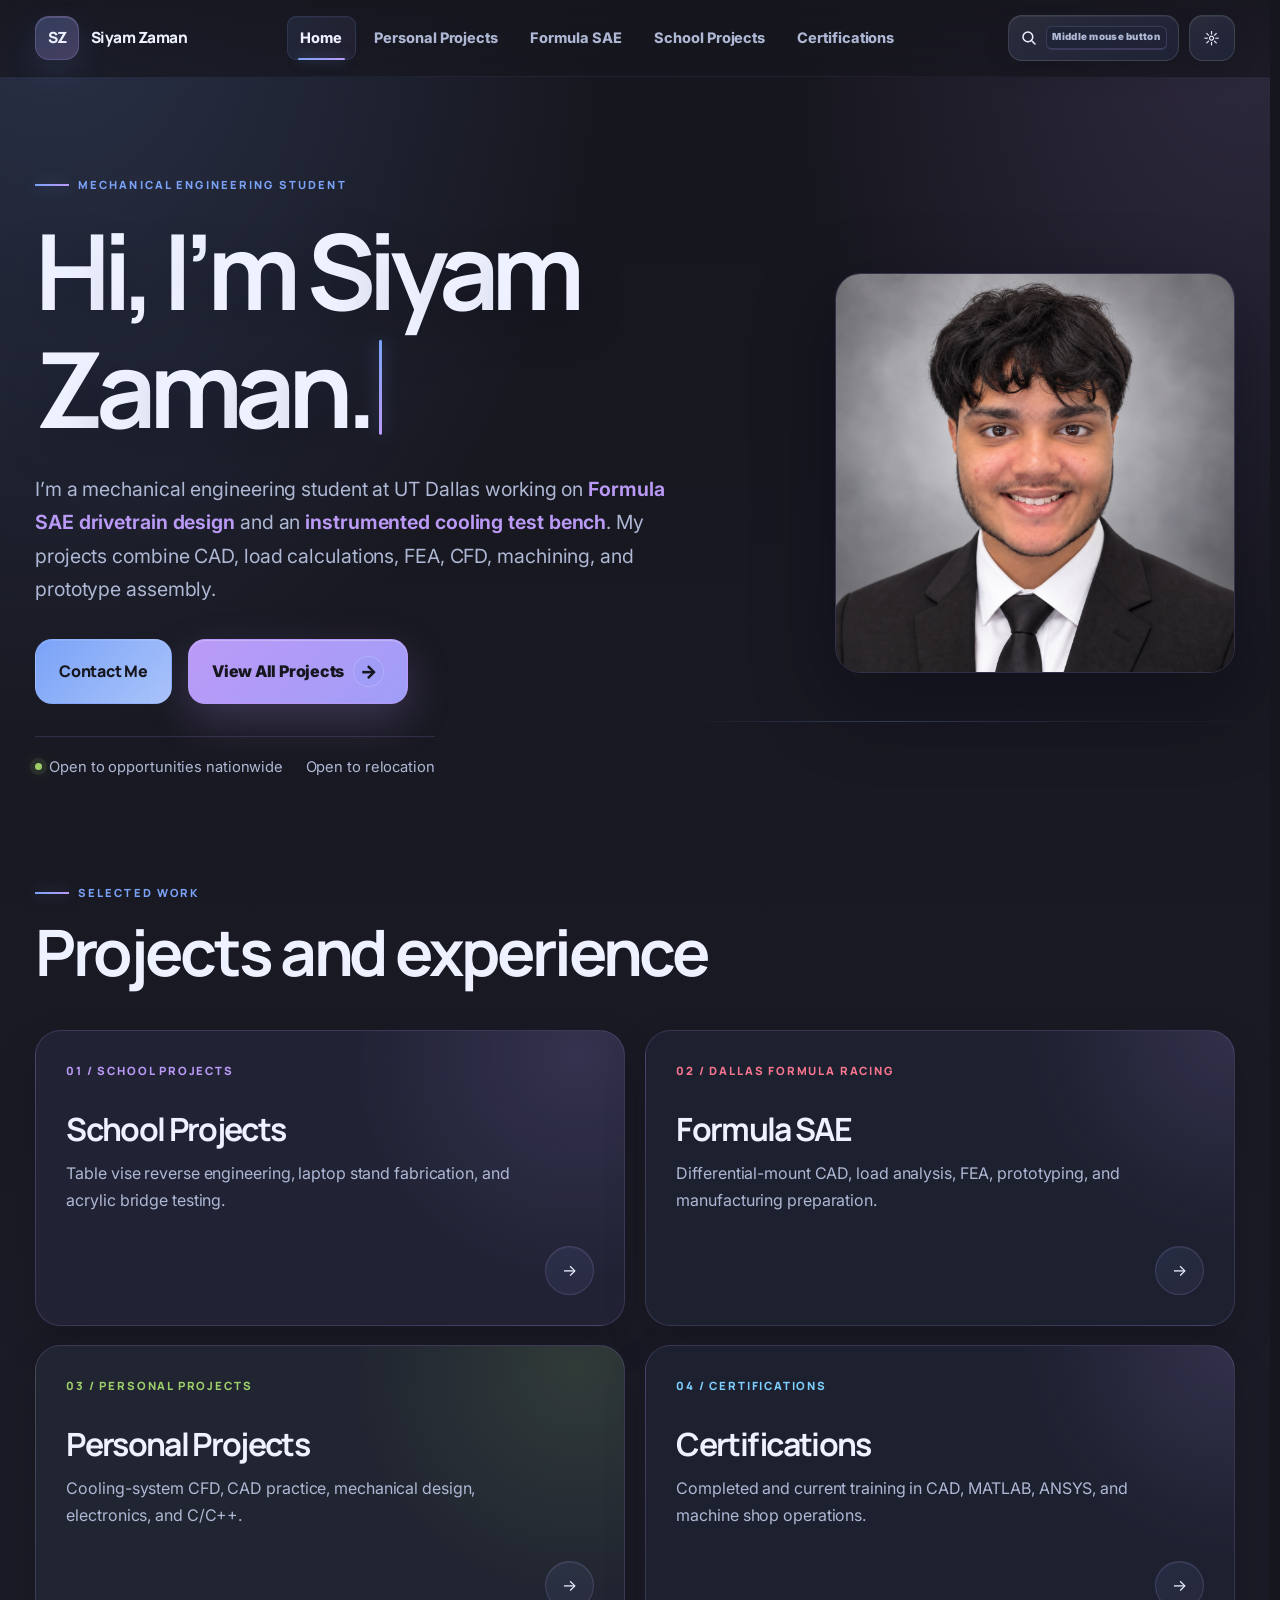
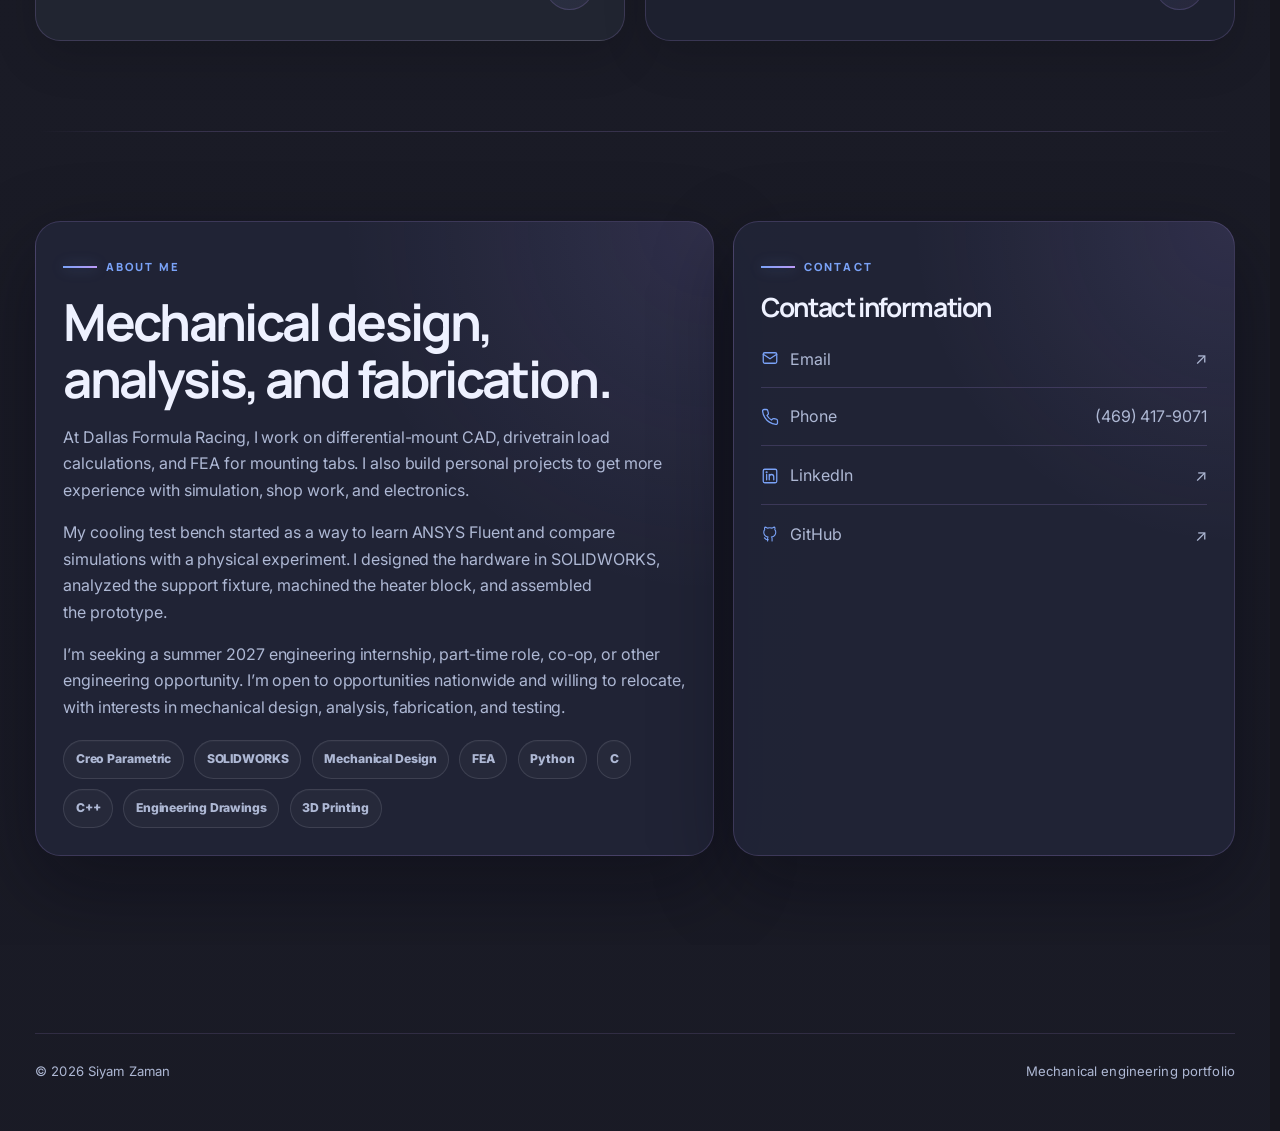
<file: index.html>
<!DOCTYPE html><html lang="en"><head><meta charset="UTF-8"><meta name="viewport" content="width=device-width,initial-scale=1,viewport-fit=cover"><meta name="theme-color" content="#16161e"><style>html{background:#16161e;color-scheme:dark}html.theme-preload-light{background:#e1e2e7;color-scheme:light}</style><script>try{if(localStorage.getItem('portfolio-theme')==='light'){document.documentElement.classList.add('theme-preload-light');document.querySelector('meta[name="theme-color"]').content='#e1e2e7'}}catch{}</script><meta name="description" content="Siyam Zaman's mechanical engineering portfolio featuring school projects, Formula SAE, personal projects, and technical training."><title>Siyam Zaman | Engineering Portfolio</title><link rel="preconnect" href="https://fonts.googleapis.com"><link rel="preconnect" href="https://fonts.gstatic.com" crossorigin><link rel="stylesheet" href="https://fonts.googleapis.com/css2?family=Inter:opsz,wght@14..32,400..900&amp;family=Manrope:wght@400..800&amp;display=swap"><link rel="stylesheet" href="styles.css"><link rel="stylesheet" href="sitewide.css?v=20260921-portrait-entrance"><link rel="icon" href="favicon.svg" type="image/svg+xml"><link rel="canonical" href="https://siyamzaman06.github.io/"><meta name="author" content="Siyam Zaman"><meta property="og:type" content="website"><meta property="og:site_name" content="Siyam Zaman Engineering Portfolio"><meta property="og:title" content="Siyam Zaman | Engineering Portfolio"><meta property="og:description" content="Siyam Zaman&#39;s mechanical engineering portfolio featuring school projects, Formula SAE, personal projects, and technical training."><meta property="og:url" content="https://siyamzaman06.github.io/"><meta name="twitter:card" content="summary_large_image"><meta name="twitter:title" content="Siyam Zaman | Engineering Portfolio"><meta name="twitter:description" content="Siyam Zaman&#39;s mechanical engineering portfolio featuring school projects, Formula SAE, personal projects, and technical training."><meta property="og:image" content="https://siyamzaman06.github.io/assets/og-portfolio.png"><meta property="og:image:width" content="1200"><meta property="og:image:height" content="630"><meta property="og:image:alt" content="Siyam Zaman mechanical engineering portfolio"><meta name="twitter:image" content="https://siyamzaman06.github.io/assets/og-portfolio.png"><meta name="twitter:image:alt" content="Siyam Zaman mechanical engineering portfolio"><script type="application/ld+json">{"@context":"https://schema.org","@type":"Person","name":"Siyam Zaman","url":"https://siyamzaman06.github.io/","jobTitle":"Mechanical Engineering Student","affiliation":{"@type":"CollegeOrUniversity","name":"The University of Texas at Dallas"},"sameAs":["https://www.linkedin.com/in/siyam-z-310ab1334/","https://github.com/siyamzaman06","https://codeforces.com/profile/roxas123"],"knowsAbout":["Mechanical design","CAD","Finite element analysis","Computational fluid dynamics","Formula SAE","Manufacturing","C","C++"]}</script></head><body data-page="home"><a class="skip" href="#main">Skip to main content</a>
<header class="site-header"><nav class="nav container"><a class="brand" href="index.html"><span class="brand-mark">SZ</span><span>Siyam Zaman</span></a><ul class="nav-links" id="navLinks"><li><a data-page-link="home" href="index.html">Home</a></li><li><a data-page-link="personal" href="personal-projects.html">Personal Projects</a></li><li><a data-page-link="fsae" href="fsae.html">Formula SAE</a></li><li><a data-page-link="additional" href="additional-projects.html">School Projects</a></li><li><a data-page-link="certifications" href="certifications.html">Certifications</a></li></ul><div class="nav-actions"><button type="button" class="icon-btn" id="themeToggle" aria-label="Toggle color theme">☼</button><button type="button" class="menu-btn" id="menuButton" aria-label="Open navigation" aria-expanded="false">☰</button></div></nav></header>
<main id="main">
<section class="home-hero"><div class="container home-grid"><div class="home-copy reveal"><span class="eyebrow">Mechanical Engineering Student</span><h1>Hi, I’m Siyam Zaman.</h1><p>I’m a mechanical engineering student at UT Dallas working on <a class="load-underline" href="fsae.html">Formula SAE drivetrain design</a> and an <a class="load-underline" href="cooling-test-bench.html">instrumented cooling test bench</a>. My projects combine CAD, load calculations, FEA, CFD, machining, and prototype assembly.</p><div class="hero-actions"><a class="button primary" href="#contact" data-contact-open aria-haspopup="dialog">Contact Me</a><button class="button secondary" type="button" data-project-overview-open aria-haspopup="dialog" aria-controls="projectOverviewDialog">View All Projects <span class="overview-cta-arrow" aria-hidden="true">→</span></button></div><div class="home-meta"><span><i></i>Open to opportunities nationwide</span><span>Open to relocation</span></div></div><figure class="home-portrait"><img src="assets/Siyam%20Zaman.jpeg" alt="Siyam Zaman wearing a suit and tie" width="1254" height="1254" fetchpriority="high"></figure></div></section>
<section class="section" id="work"><div class="container"><div class="section-head reveal" data-reveal-on-scroll><div><span class="eyebrow">Selected Work</span><h2>Projects and experience</h2></div></div><div class="page-cards"><a class="page-card reveal" href="additional-projects.html"><span class="page-no">01 / SCHOOL PROJECTS</span><div><h3>School Projects</h3><p>Table vise reverse engineering, laptop stand fabrication, and acrylic bridge testing.</p></div><span class="arrow">→</span></a><a class="page-card reveal" href="fsae.html"><span class="page-no">02 / DALLAS FORMULA RACING</span><div><h3>Formula SAE</h3><p>Differential-mount CAD, load analysis, FEA, prototyping, and manufacturing preparation.</p></div><span class="arrow">→</span></a><a class="page-card reveal" href="personal-projects.html"><span class="page-no">03 / PERSONAL PROJECTS</span><div><h3>Personal Projects</h3><p>Cooling-system CFD, CAD practice, mechanical design, electronics, and C/C++.</p></div><span class="arrow">→</span></a><a class="page-card reveal" href="certifications.html"><span class="page-no">04 / CERTIFICATIONS</span><div><h3>Certifications</h3><p>Completed and current training in CAD, MATLAB, ANSYS, and machine shop operations.</p></div><span class="arrow">→</span></a></div></div></section>
<section class="section"><div class="container about-grid"><article class="panel reveal"><span class="eyebrow">About Me</span><h2 style="font-size:clamp(2rem,4vw,3.3rem)">Mechanical design, analysis, and fabrication.</h2><div class="about-copy"><p>At Dallas Formula Racing, I work on differential-mount CAD, drivetrain load calculations, and FEA for mounting tabs. I also build personal projects to get more experience with simulation, shop work, and electronics.</p><p>My cooling test bench started as a way to learn ANSYS Fluent and compare simulations with a physical experiment. I designed the hardware in SOLIDWORKS, analyzed the support fixture, machined the heater block, and assembled the prototype.</p><p>I’m seeking a summer 2027 engineering internship, part-time role, co-op, or other engineering opportunity. I’m open to opportunities nationwide and willing to relocate, with interests in mechanical design, analysis, fabrication, and testing.</p></div><div class="skills"><span>Creo Parametric</span><span>SOLIDWORKS</span><span>Mechanical Design</span><span>FEA</span><span>Python</span><span>C</span><span>C++</span><span>Engineering Drawings</span><span>3D Printing</span></div></article><aside class="panel reveal" id="contact"><span class="eyebrow">Contact</span><h3>Contact information</h3><div class="contact-list"><a href="mailto:siyamzaman06@gmail.com"><span class="contact-link-label"><svg class="contact-link-icon" width="18" height="18" viewBox="0 0 24 24" fill="none" stroke="currentColor" stroke-width="1.7" stroke-linecap="round" stroke-linejoin="round" aria-hidden="true" focusable="false"><rect x="3" y="5" width="18" height="14" rx="2"/><path d="m3 7 9 6 9-6"/></svg>Email</span><span>↗</span></a><a href="tel:+14694179071" aria-label="Call Siyam Zaman at 469 417 9071"><span class="contact-link-label"><svg class="contact-link-icon" width="18" height="18" viewBox="0 0 24 24" fill="none" stroke="currentColor" stroke-width="1.7" stroke-linecap="round" stroke-linejoin="round" aria-hidden="true" focusable="false"><path d="M22 16.9v3a2 2 0 0 1-2.2 2 19.8 19.8 0 0 1-8.6-3.1 19.5 19.5 0 0 1-6-6A19.8 19.8 0 0 1 2.1 4.2 2 2 0 0 1 4.1 2h3a2 2 0 0 1 2 1.7c.1 1 .4 2 .7 2.9a2 2 0 0 1-.5 2.1L8 10a16 16 0 0 0 6 6l1.3-1.3a2 2 0 0 1 2.1-.5c.9.3 1.9.6 2.9.7a2 2 0 0 1 1.7 2Z"/></svg>Phone</span><span>(469) 417-9071</span></a><a href="https://www.linkedin.com/in/siyam-z-310ab1334/" target="_blank" rel="noopener noreferrer"><span class="contact-link-label"><svg class="contact-link-icon" width="18" height="18" viewBox="0 0 24 24" fill="none" stroke="currentColor" stroke-width="1.7" stroke-linecap="round" stroke-linejoin="round" aria-hidden="true" focusable="false"><rect x="3" y="3" width="18" height="18" rx="2"/><path d="M7.5 10v7M11 17v-7m0 3a3 3 0 0 1 6 0v4"/><circle cx="7.5" cy="7" r=".6" fill="currentColor"/></svg>LinkedIn</span><span>↗</span></a><a href="https://github.com/siyamzaman06" target="_blank" rel="noopener noreferrer"><span class="contact-link-label"><svg class="contact-link-icon" width="18" height="18" viewBox="0 0 24 24" fill="none" stroke="currentColor" stroke-width="1.7" stroke-linecap="round" stroke-linejoin="round" aria-hidden="true" focusable="false"><path d="M9 19c-4.3 1.3-4.3-2.2-6-2.7m12 5v-3.9a3.4 3.4 0 0 0-1-2.6c3.3-.4 6.8-1.6 6.8-7.3a5.7 5.7 0 0 0-1.5-4 5.3 5.3 0 0 0-.1-4s-1.2-.4-4.1 1.5a14 14 0 0 0-7.4 0C4.8-.9 3.6-.5 3.6-.5a5.3 5.3 0 0 0-.1 4 5.7 5.7 0 0 0-1.5 4c0 5.7 3.5 6.9 6.8 7.3A3.4 3.4 0 0 0 8 17.4v3.9" transform="translate(2 2) scale(.85)"/></svg>GitHub</span><span>↗</span></a></div></aside></div></section>
</main>
<dialog class="project-overview-dialog" id="projectOverviewDialog" aria-labelledby="projectOverviewTitle" aria-describedby="projectOverviewDescription">
  <div class="project-overview-panel">
    <button class="project-overview-close" type="button" aria-label="Close project overview" autofocus>&times;</button>
    <header class="project-overview-header">
      <span class="eyebrow">Project Index</span>
      <h2 id="projectOverviewTitle">All projects</h2>
      <p id="projectOverviewDescription">Browse the portfolio by area.</p>
    </header>
    <div class="project-overview-filters" role="group" aria-label="Filter projects by category">
      <button type="button" data-project-filter="all" aria-pressed="true">All Projects</button>
      <button type="button" data-project-filter="fsae" aria-pressed="false">Formula SAE</button>
      <button type="button" data-project-filter="additional" aria-pressed="false">School Projects</button>
      <button type="button" data-project-filter="personal" aria-pressed="false">Personal</button>
      <button type="button" data-project-filter="certifications" aria-pressed="false">Certifications</button>
    </div>
    <div class="project-overview-grid">
      <a class="project-overview-card" data-project-category="fsae" href="fsae.html#timeline">
        <div class="project-overview-meta"><span>Formula SAE</span><small>Vehicle Systems</small></div>
        <h3>Differential Mount &amp; Drivetrain Development</h3>
        <p>CAD, packaging, load analysis, FEA, and prototyping for an eccentric differential mount.</p>
        <div class="project-skill-chips"><span>CAD Development</span><span>Packaging</span><span>Statics</span><span>FEA</span><span>Prototyping</span></div>
        <b>Explore project →</b>
      </a>
      <a class="project-overview-card" data-project-category="fsae" href="fsae.html#tab-fea">
        <div class="project-overview-meta"><span>Formula SAE</span><small>Structural Analysis</small></div>
        <h3>Differential-Mount Tab CAD &amp; FEA</h3>
        <p>Left and right tab geometry evaluated with side-specific reaction loads and fatigue criteria.</p>
        <div class="project-skill-chips"><span>Load Cases</span><span>FEA Iteration</span><span>Factor of Safety</span><span>4130 Steel</span></div>
        <b>Explore project →</b>
      </a>
      <a class="project-overview-card" data-project-category="additional" href="additional-projects.html#table-vise">
        <div class="project-overview-meta"><span>School Projects</span><small>CAD Documentation</small></div>
        <h3>Reverse-Engineered Table Vise</h3>
        <p>Component modeling, assembly reconstruction, GD&amp;T drawings, and bill of materials.</p>
        <div class="project-skill-chips"><span>Creo Parametric</span><span>Reverse Engineering</span><span>Assembly Modeling</span><span>GD&amp;T</span><span>BOM</span></div>
        <b>Explore project →</b>
      </a>
      <a class="project-overview-card" data-project-category="additional" href="additional-projects.html#laptop-stand">
        <div class="project-overview-meta"><span>School Projects</span><small>Fabrication &amp; Assembly</small></div>
        <h3>Laptop Stand</h3>
        <p>Cut wood and aluminum rod, assembled 3D-printed parts, and gained experience with shop tools and machines.</p>
        <div class="tags"><span class="tag">Woodworking</span><span class="tag">Assembly</span></div>
      </a>
      <a class="project-overview-card" data-project-category="additional" href="additional-projects.html#acrylic-bridge">
        <div class="project-overview-meta"><span>School Projects</span><small>Design &amp; Test</small></div>
        <h3>Laser-Cut Acrylic Bridge</h3>
        <p>AutoCAD design, structural calculations, laser-cut fabrication, and load testing.</p>
        <div class="project-skill-chips"><span>AutoCAD</span><span>Statics</span><span>Laser Cutting</span><span>Structural Testing</span></div>
        <b>Explore project →</b>
      </a>
      <a class="project-overview-card" data-project-category="certifications" href="certifications.html#machine-shop">
        <div class="project-overview-meta"><span>Certifications</span><small>Manufacturing</small></div>
        <h3>Machine Shop Training</h3>
        <p>Hands-on aluminum machining and threaded-fastener preparation.</p>
        <div class="project-skill-chips"><span>Cutting</span><span>Drilling</span><span>Tapping</span><span>Fastener Assembly</span></div>
        <b>Explore project →</b>
      </a>
      <a class="project-overview-card" data-project-category="personal" href="cooling-test-bench.html">
        <div class="project-overview-meta"><span>Personal</span><small>Thermal-Fluid Testing</small></div>
        <h3>Electronics Cooling Test System</h3>
        <p>ANSYS Fluent duct analysis, fan operating points, fixture FEA, and a machined and assembled test rig.</p>
        <div class="project-skill-chips"><span>Heat Transfer</span><span>ANSYS Fluent</span><span>Fan P–Q Curves</span><span>Instrumentation</span><span>3D Printing</span></div>
        <b>Explore project →</b>
      </a>
      <a class="project-overview-card" data-project-category="personal" href="personal-projects.html#hvac-bim">
        <div class="project-overview-meta"><span>Personal</span><small>Building Systems · BIM</small></div>
        <h3>Commercial HVAC BIM Model</h3>
        <p>Revit modeling of FCUs, ductwork, and chilled-water piping, with coordinated HVAC floor plans and 3D views.</p>
        <b>Explore project →</b>
      </a>
      <a class="project-overview-card" data-project-category="personal" href="personal-projects.html#cad-practice">
        <div class="project-overview-meta"><span>Personal</span><small>Ongoing Practice</small></div>
        <h3>365 CAD Practice Problems</h3>
        <p>Consistent part-modeling practice across SOLIDWORKS and Creo.</p>
        <div class="project-skill-chips"><span>SOLIDWORKS</span><span>Creo</span><span>Sketching</span><span>Parametric Modeling</span></div>
        <b>Explore project →</b>
      </a>
      <a class="project-overview-card" data-project-category="personal" href="planetary-gearbox.html">
        <div class="project-overview-meta"><span>Personal</span><small>Mechanical Systems</small></div>
        <h3>Instrumented Planetary Gearbox</h3>
        <p>Preliminary gearbox requirements, gear calculations, CAD planning, and test planning.</p>
        <div class="project-skill-chips"><span>Planetary Gearing</span><span>Parametric CAD</span><span>ANSYS</span><span>3D Printing</span><span>Test Validation</span></div>
        <b>Explore project →</b>
      </a>
      <a class="project-overview-card" data-project-category="personal" href="personal-projects.html#arduino-projects">
        <div class="project-overview-meta"><span>Personal</span><small>Electronics</small></div>
        <h3>Arduino Electronics Learning Projects</h3>
        <p>Breadboard circuits built and debugged with an Arduino-compatible board.</p>
        <div class="project-skill-chips"><span>Circuits</span><span>Breadboarding</span><span>Arduino Programming</span><span>I/O</span><span>Troubleshooting</span></div>
        <b>Explore project →</b>
      </a>
      <a class="project-overview-card" data-project-category="personal" href="personal-projects.html#competitive-programming">
        <div class="project-overview-meta"><span>Personal</span><small>Software &amp; Algorithms</small></div>
        <h3>Competitive Programming &amp; Algorithms</h3>
        <p>Approximately 200 Codeforces problems solved in C and C++, plus USACO practice.</p>
        <div class="project-skill-chips"><span>C</span><span>C++</span><span>Algorithms</span><span>Data Structures</span><span>Dynamic Programming</span><span>Complexity Analysis</span></div>
        <b>Explore project →</b>
      </a>
    </div>
  </div>
</dialog>
<footer class="footer"><div class="container footer-row"><span>© <span data-year></span> Siyam Zaman</span><span>Mechanical engineering portfolio</span></div></footer><script src="script.js?v=20260921-title-typing"></script></body></html>
</file>
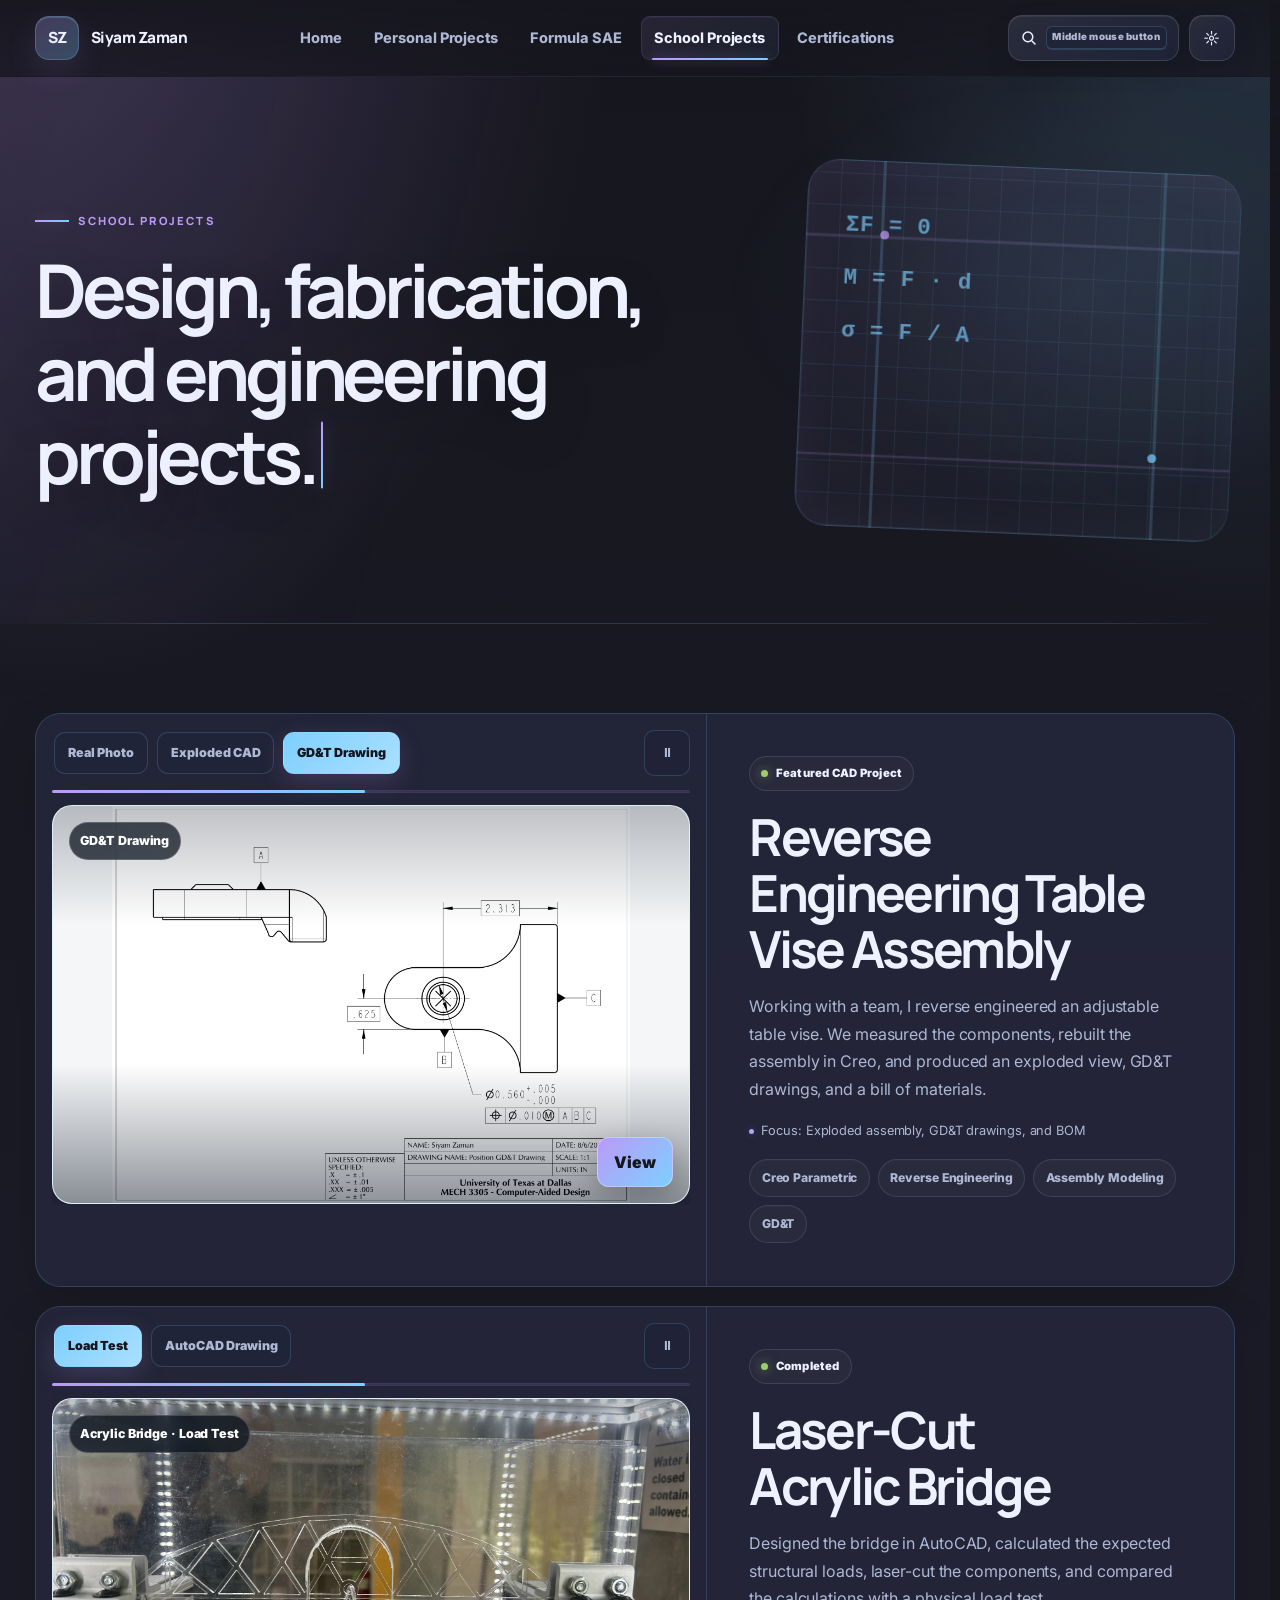
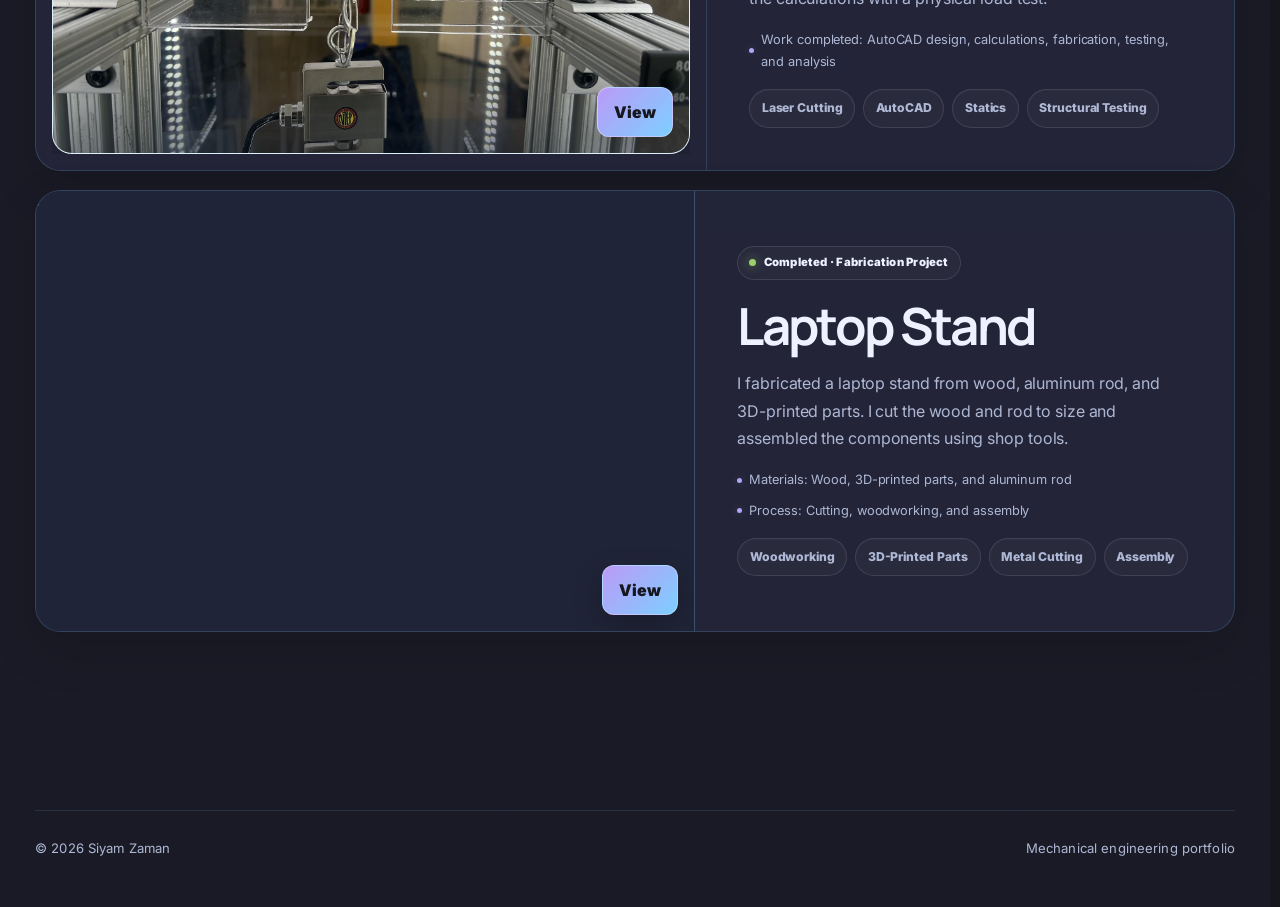
<file: additional-projects.html>
<!DOCTYPE html>
<html lang="en">
<head>
  <meta charset="UTF-8">
  <meta name="viewport" content="width=device-width,initial-scale=1,viewport-fit=cover">
  <meta name="theme-color" content="#16161e">
  <style>html{background:#16161e;color-scheme:dark}html.theme-preload-light{background:#e1e2e7;color-scheme:light}</style>
  <script>try{if(localStorage.getItem('portfolio-theme')==='light'){document.documentElement.classList.add('theme-preload-light');document.querySelector('meta[name="theme-color"]').content='#e1e2e7'}}catch{}</script>
  <meta name="description" content="School Projects completed by Siyam Zaman, including a reverse engineered table vise assembly and acrylic bridge project.">
  <title>School Projects | Siyam Zaman</title>
  <link rel="preconnect" href="https://fonts.googleapis.com">
  <link rel="preconnect" href="https://fonts.gstatic.com" crossorigin>
  <link rel="stylesheet" href="https://fonts.googleapis.com/css2?family=Inter:opsz,wght@14..32,400..900&amp;family=Manrope:wght@400..800&amp;display=swap">
  <link rel="stylesheet" href="styles.css">
  <link rel="stylesheet" href="sitewide.css?v=20260921-hero-entrance">
  <link rel="icon" href="favicon.svg" type="image/svg+xml">
	<link rel="canonical" href="https://siyamzaman06.github.io/additional-projects.html"><meta name="author" content="Siyam Zaman"><meta property="og:type" content="website"><meta property="og:site_name" content="Siyam Zaman Engineering Portfolio"><meta property="og:title" content="School Projects | Siyam Zaman"><meta property="og:description" content="School Projects completed by Siyam Zaman, including a reverse engineered table vise assembly and acrylic bridge project."><meta property="og:url" content="https://siyamzaman06.github.io/additional-projects.html"><meta name="twitter:card" content="summary_large_image"><meta name="twitter:title" content="School Projects | Siyam Zaman"><meta name="twitter:description" content="School Projects completed by Siyam Zaman, including a reverse engineered table vise assembly and acrylic bridge project."><meta property="og:image" content="https://siyamzaman06.github.io/assets/og-portfolio.png"><meta property="og:image:width" content="1200"><meta property="og:image:height" content="630"><meta property="og:image:alt" content="Siyam Zaman mechanical engineering portfolio"><meta name="twitter:image" content="https://siyamzaman06.github.io/assets/og-portfolio.png"><meta name="twitter:image:alt" content="Siyam Zaman mechanical engineering portfolio"></head>
<body data-page="additional">
  <a class="skip" href="#main">Skip to main content</a>
  <header class="site-header">
    <nav class="nav container">
      <a class="brand" href="index.html"><span class="brand-mark">SZ</span><span>Siyam Zaman</span></a>
      <ul class="nav-links" id="navLinks">
        <li><a data-page-link="home" href="index.html">Home</a></li>
        <li><a data-page-link="personal" href="personal-projects.html">Personal Projects</a></li>
        <li><a data-page-link="fsae" href="fsae.html">Formula SAE</a></li>
        <li><a data-page-link="additional" href="additional-projects.html">School Projects</a></li>
        <li><a data-page-link="certifications" href="certifications.html">Certifications</a></li>
      </ul>
      <div class="nav-actions">
        <button type="button" class="icon-btn" id="themeToggle" aria-label="Toggle color theme">☼</button>
        <button type="button" class="menu-btn" id="menuButton" aria-label="Open navigation" aria-expanded="false">☰</button>
      </div>
    </nav>
  </header>
  <main id="main">
    <section class="page-hero simple-page-hero">
      <div class="container">
        <div class="reveal">
          <span class="eyebrow">School Projects</span>
          <h1>Design, fabrication, and engineering projects.</h1>
        </div>
      </div>
    </section>
    <section class="section additional-projects-section">
      <div class="container">
        <div class="project-grid">
          <article class="project-card featured table-vise-card reveal" id="table-vise">
            <div class="project-gallery drawing-switcher" data-drawing-switcher data-drawing-autoplay>
              <div class="drawing-controls">
                <div class="drawing-tabs" role="tablist" aria-label="Table vise photo and engineering drawings">
                  <button id="clampPhotoTab" type="button" role="tab" aria-selected="false" aria-controls="clampPhotoPanel" data-drawing-tab>Real Photo</button>
                  <button id="explodedDrawingTab" type="button" role="tab" aria-selected="false" aria-controls="explodedDrawingPanel" data-drawing-tab>Exploded CAD</button>
                  <button id="gdtDrawingTab" type="button" role="tab" aria-selected="true" aria-controls="gdtDrawingPanel" data-drawing-tab>GD&amp;T Drawing</button>
                </div>
                <button class="drawing-autoplay-toggle" type="button" data-drawing-autoplay-toggle aria-pressed="false" aria-label="Pause slideshow" title="Pause slideshow">⏸</button>
              </div>
              <div class="drawing-progress" data-drawing-progress aria-hidden="true"><span></span></div>
              <div class="drawing-stage">
<figure class="media drawing-slide" id="clampPhotoPanel" role="tabpanel" aria-labelledby="clampPhotoTab" aria-hidden="true" data-drawing-panel>
<img src="assets/Adjustable Table Clamp - Real World Picture.png" alt="Real adjustable table clamp mounted to a workshop bench, showing the vise jaws, swivel base, and clamping screw" width="473" height="700" loading="lazy" decoding="async">
<figcaption>Adjustable Table Clamp · Real Hardware</figcaption>
<button class="preview-button" type="button" aria-haspopup="dialog" data-preview-src="assets/Adjustable Table Clamp - Real World Picture.png" data-preview-title="Adjustable Table Clamp · Real Hardware" data-preview-alt="Real adjustable table clamp mounted to a workshop bench">View</button>
</figure>
              <figure class="media drawing-slide" id="explodedDrawingPanel" role="tabpanel" aria-labelledby="explodedDrawingTab" aria-hidden="true" data-drawing-panel>
                <img src="assets/Reverse Engineering Table Vise Assembly - Exploded View.png" alt="Exploded CAD drawing of the reverse engineered table vise assembly with numbered component callouts" width="1006" height="777" loading="lazy" decoding="async">
                <figcaption>Exploded CAD View</figcaption>
                <button class="preview-button" type="button" aria-haspopup="dialog" data-preview-src="assets/Reverse Engineering Table Vise Assembly - Exploded View.png" data-preview-title="Exploded CAD View" data-preview-alt="Exploded CAD drawing of the reverse engineered table vise assembly with numbered component callouts">View</button>
              </figure>
              <figure class="media drawing-slide active" id="gdtDrawingPanel" role="tabpanel" aria-labelledby="gdtDrawingTab" data-drawing-panel>
                <img src="assets/Reverse Engineering Table Vise Assembly - GD&amp;T.png" alt="Engineering drawing of a table vise component with dimensions, datums, and a GD&amp;T position tolerance" width="944" height="724" loading="lazy" decoding="async">
                <figcaption>GD&amp;T Drawing</figcaption>
                <button class="preview-button" type="button" aria-haspopup="dialog" data-preview-src="assets/Reverse Engineering Table Vise Assembly - GD&amp;T.png" data-preview-title="GD&amp;T Drawing" data-preview-alt="Engineering drawing of a table vise component with dimensions, datums, and a GD&amp;T position tolerance">View</button>
              </figure>
              </div>
            </div>
            <div class="project-body">
              <span class="status done">Featured CAD Project</span>
              <h2 style="font-size:clamp(2rem,4vw,3.2rem)">Reverse Engineering Table Vise Assembly</h2>
              <p>Working with a team, I reverse engineered an adjustable table vise. We measured the components, rebuilt the assembly in Creo, and produced an exploded view, GD&amp;T drawings, and a bill of materials.</p>
              <div class="meta">
                <span>Focus: Exploded assembly, GD&amp;T drawings, and BOM</span>
              </div>
              <div class="tags">
                <span class="tag">Creo Parametric</span>
                <span class="tag">Reverse Engineering</span>
                <span class="tag">Assembly Modeling</span>
                <span class="tag">GD&amp;T</span>
                <span class="tag">BOM</span>
              </div>
            </div>
          </article>
          <article class="project-card featured table-vise-card reveal" id="acrylic-bridge">
            <div class="project-gallery drawing-switcher" data-drawing-switcher data-drawing-autoplay>
              <div class="drawing-controls">
                <div class="drawing-tabs" role="tablist" aria-label="Acrylic bridge photo and AutoCAD drawing">
                  <button id="bridgePhotoTab" type="button" role="tab" aria-selected="true" aria-controls="bridgePhotoPanel" data-drawing-tab>Load Test</button>
                  <button id="bridgeDrawingTab" type="button" role="tab" aria-selected="false" aria-controls="bridgeDrawingPanel" data-drawing-tab>AutoCAD Drawing</button>
                </div>
                <button class="drawing-autoplay-toggle" type="button" data-drawing-autoplay-toggle aria-pressed="false" aria-label="Pause slideshow" title="Pause slideshow">⏸</button>
              </div>
              <div class="drawing-progress" data-drawing-progress aria-hidden="true"><span></span></div>
              <div class="drawing-stage">
                <figure class="media drawing-slide active" id="bridgePhotoPanel" role="tabpanel" aria-labelledby="bridgePhotoTab" data-drawing-panel>
                  <img src="assets/acrylic-bridge.webp" alt="Laser-cut acrylic bridge during load testing" width="2000" height="1500" loading="lazy" decoding="async">
                  <figcaption>Acrylic Bridge · Load Test</figcaption>
                  <button class="preview-button" type="button" aria-label="View acrylic bridge photo" aria-haspopup="dialog" aria-controls="imageLightbox" data-preview-src="assets/acrylic-bridge.webp" data-preview-title="Laser-Cut Acrylic Bridge · Load Test" data-preview-alt="Laser-cut acrylic bridge during load testing">View</button>
                </figure>
                <figure class="media drawing-slide" id="bridgeDrawingPanel" role="tabpanel" aria-labelledby="bridgeDrawingTab" aria-hidden="true" data-drawing-panel>
                  <img src="assets/acrylic-bridge-autocad.png" alt="AutoCAD side-profile drawing of the acrylic bridge with red arched truss outlines on a dark grid" width="852" height="504" loading="lazy" decoding="async">
                  <figcaption>Acrylic Bridge · AutoCAD Drawing</figcaption>
                  <button class="preview-button" type="button" aria-label="View acrylic bridge AutoCAD drawing" aria-haspopup="dialog" aria-controls="imageLightbox" data-preview-src="assets/acrylic-bridge-autocad.png" data-preview-title="Laser-Cut Acrylic Bridge · AutoCAD Drawing" data-preview-alt="AutoCAD side-profile drawing of the acrylic bridge with red arched truss outlines on a dark grid">View</button>
                </figure>
              </div>
            </div>
            <div class="project-body">
              <span class="status done">Completed</span>
              <h2 style="font-size:clamp(2rem,4vw,3.2rem)">Laser-Cut Acrylic Bridge</h2>
              <p>Designed the bridge in AutoCAD, calculated the expected structural loads, laser-cut the components, and compared the calculations with a physical load test.</p>
              <div class="meta"><span>Work completed: AutoCAD design, calculations, fabrication, testing, and analysis</span></div>
              <div class="tags">
                <span class="tag">Laser Cutting</span>
                <span class="tag">AutoCAD</span>
                <span class="tag">Statics</span>
                <span class="tag">Structural Testing</span>
                <span class="tag">Force Analysis</span>
              </div>
            </div>
          </article>
          <article class="project-card featured reveal" id="laptop-stand">
            <figure class="media laptop-stand-media">
              <img src="assets/Laptop Stand.jpeg" alt="Wooden laptop stand with black 3D-printed parts, fasteners, and an aluminum rod" width="3040" height="2666" loading="lazy" decoding="async">
              <figcaption>Wood, 3D-Printed Parts &amp; Aluminum</figcaption>
              <button class="preview-button" type="button" aria-label="View laptop stand photo" aria-haspopup="dialog" aria-controls="imageLightbox" data-preview-src="assets/Laptop Stand.jpeg" data-preview-title="Laptop Stand" data-preview-label="Project · Fabrication" data-preview-alt="Wooden laptop stand with black 3D-printed parts, fasteners, and an aluminum rod">View</button>
            </figure>
            <div class="project-body">
              <span class="status done">Completed · Fabrication Project</span>
              <h2 style="font-size:clamp(2rem,4vw,3.2rem)">Laptop Stand</h2>
              <p>I fabricated a laptop stand from wood, aluminum rod, and 3D-printed parts. I cut the wood and rod to size and assembled the components using shop tools.</p>
              <div class="meta"><span>Materials: Wood, 3D-printed parts, and aluminum rod</span><span>Process: Cutting, woodworking, and assembly</span></div>
              <div class="tags"><span class="tag">Woodworking</span><span class="tag">3D-Printed Parts</span><span class="tag">Metal Cutting</span><span class="tag">Assembly</span><span class="tag">Shop Tools &amp; Machines</span></div>
            </div>
          </article>
        </div>
      </div>
    </section>
  </main>
  <dialog class="image-lightbox" id="imageLightbox" aria-labelledby="imageLightboxTitle" aria-describedby="imageLightboxHint">
    <div class="image-lightbox-panel">
      <div class="image-lightbox-header">
        <div>
          <span>Project Gallery</span>
          <h2 id="imageLightboxTitle">Project Image Viewer</h2>
        </div>
        <button class="image-lightbox-close" type="button" aria-label="Close project image viewer">&times;</button>
      </div>
      <div class="image-lightbox-stage">
        <img id="imageLightboxImage" alt="">
      </div>
      <p id="imageLightboxHint">Press Escape or click outside the viewer to close.</p>
    </div>
  </dialog>
  <footer class="footer">
    <div class="container footer-row"><span>© <span data-year></span> Siyam Zaman</span><span>Mechanical engineering portfolio</span></div>
  </footer>
  <script src="script.js?v=20260829"></script>
</body>
</html>
</file>
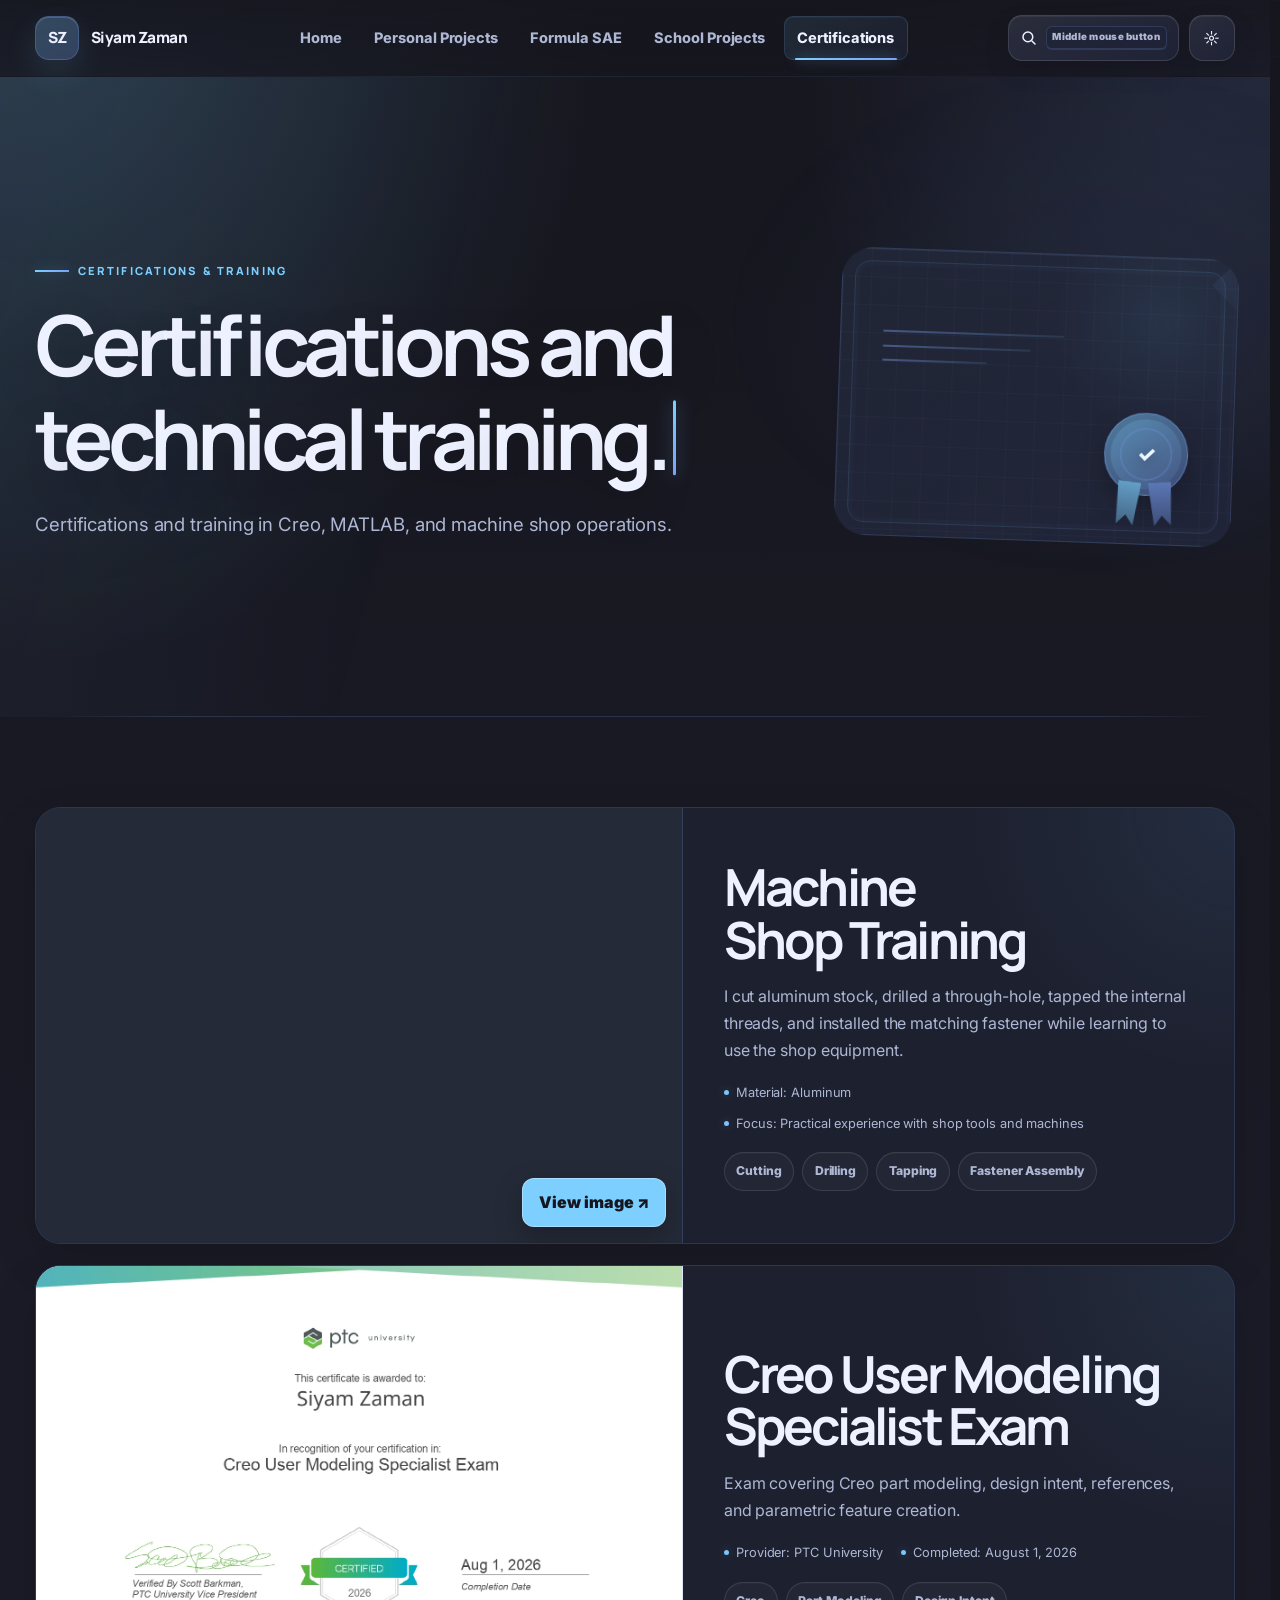
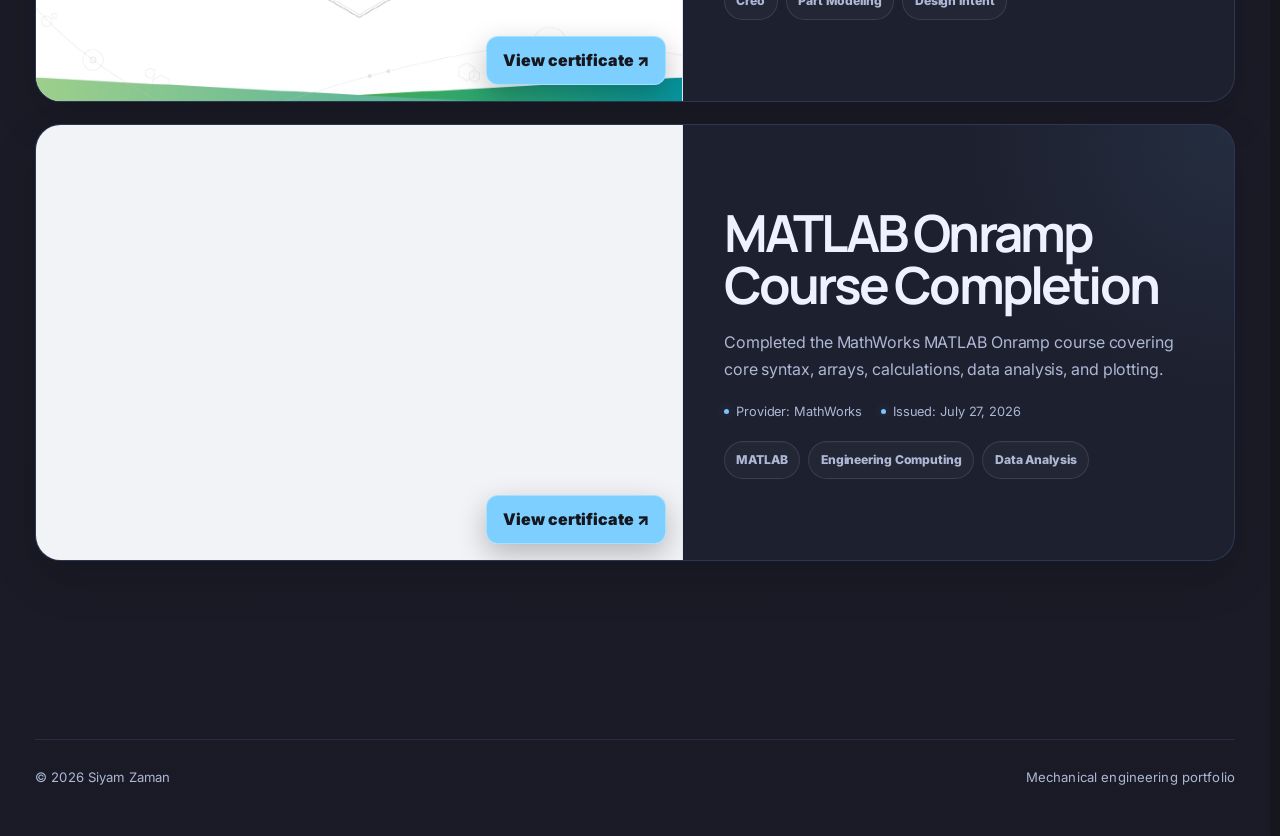
<file: certifications.html>
<!DOCTYPE html>
<html lang="en">
<head>
  <meta charset="UTF-8">
  <meta name="viewport" content="width=device-width,initial-scale=1,viewport-fit=cover">
  <meta name="theme-color" content="#16161e">
  <style>html{background:#16161e;color-scheme:dark}html.theme-preload-light{background:#e1e2e7;color-scheme:light}</style>
  <script>try{if(localStorage.getItem('portfolio-theme')==='light'){document.documentElement.classList.add('theme-preload-light');document.querySelector('meta[name="theme-color"]').content='#e1e2e7'}}catch{}</script>
  <meta name="description" content="Completed Creo, MATLAB, and machine shop training credentials by Siyam Zaman.">
  <title>Certifications &amp; Training | Siyam Zaman</title>
  <link rel="preconnect" href="https://fonts.googleapis.com">
  <link rel="preconnect" href="https://fonts.gstatic.com" crossorigin>
  <link rel="stylesheet" href="https://fonts.googleapis.com/css2?family=Inter:opsz,wght@14..32,400..900&amp;family=Manrope:wght@400..800&amp;display=swap">
  <link rel="stylesheet" href="styles.css">
  <link rel="stylesheet" href="sitewide.css?v=20260829">
  <link rel="icon" href="favicon.svg" type="image/svg+xml">
	<link rel="canonical" href="https://siyamzaman06.github.io/certifications.html"><meta name="author" content="Siyam Zaman"><meta property="og:type" content="website"><meta property="og:site_name" content="Siyam Zaman Engineering Portfolio"><meta property="og:title" content="Certifications &amp; Training | Siyam Zaman"><meta property="og:description" content="Completed Creo, MATLAB, and machine shop training credentials by Siyam Zaman."><meta property="og:url" content="https://siyamzaman06.github.io/certifications.html"><meta name="twitter:card" content="summary_large_image"><meta name="twitter:title" content="Certifications &amp; Training | Siyam Zaman"><meta name="twitter:description" content="Completed Creo, MATLAB, and machine shop training credentials by Siyam Zaman."><meta property="og:image" content="https://siyamzaman06.github.io/assets/og-portfolio.png"><meta property="og:image:width" content="1200"><meta property="og:image:height" content="630"><meta property="og:image:alt" content="Siyam Zaman mechanical engineering portfolio"><meta name="twitter:image" content="https://siyamzaman06.github.io/assets/og-portfolio.png"><meta name="twitter:image:alt" content="Siyam Zaman mechanical engineering portfolio"></head>
<body data-page="certifications">
  <a class="skip" href="#main">Skip to main content</a>
  <header class="site-header">
    <nav class="nav container">
      <a class="brand" href="index.html"><span class="brand-mark">SZ</span><span>Siyam Zaman</span></a>
      <ul class="nav-links" id="navLinks">
        <li><a data-page-link="home" href="index.html">Home</a></li>
        <li><a data-page-link="personal" href="personal-projects.html">Personal Projects</a></li>
        <li><a data-page-link="fsae" href="fsae.html">Formula SAE</a></li>
        <li><a data-page-link="additional" href="additional-projects.html">School Projects</a></li>
        <li><a data-page-link="certifications" href="certifications.html">Certifications</a></li>
      </ul>
      <div class="nav-actions">
        <button type="button" class="icon-btn" id="themeToggle" aria-label="Toggle color theme">☼</button>
        <button type="button" class="menu-btn" id="menuButton" aria-label="Open navigation" aria-expanded="false">☰</button>
      </div>
    </nav>
  </header>
  <main id="main">
    <section class="page-hero">
      <div class="container page-grid">
        <div class="reveal">
          <span class="eyebrow">Certifications &amp; Training</span>
          <h1>Certifications and technical training.</h1>
          <p>Certifications and training in Creo, MATLAB, and machine shop operations.</p>
        </div>
        <div class="certificate-hero-visual" aria-hidden="true">
          <div class="certificate-sheet">
            <div class="certificate-lines"><i></i><i></i><i></i></div>
            <div class="certificate-badge"><span>&check;</span><i></i><i></i></div>
          </div>
        </div>
      </div>
    </section>
    <section class="section">
      <div class="container">
        <div class="cert-grid">
          <article class="cert-card cert-card--machine reveal" id="machine-shop">
            <figure class="cert-media">
              <img src="assets/machine-shop-training.jpeg" alt="Aluminum workpiece from machine shop training" width="3024" height="4032" loading="lazy" decoding="async">
              <button class="preview-button cert-media-preview" type="button" aria-label="View machine shop training photo" aria-haspopup="dialog" aria-controls="imageLightbox" data-preview-src="assets/machine-shop-training.jpeg" data-preview-title="Machine Shop Training" data-preview-label="Practical Training" data-preview-alt="Aluminum workpiece from machine shop training">
                View image <span aria-hidden="true">&#x2197;</span>
              </button>
            </figure>
            <div class="cert-body">
              <h3>Machine Shop Training</h3>
              <p>I cut aluminum stock, drilled a through-hole, tapped the internal threads, and installed the matching fastener while learning to use the shop equipment.</p>
              <div class="meta"><span>Material: Aluminum</span><span>Focus: Practical experience with shop tools and machines</span></div>
              <div class="tags"><span class="tag">Cutting</span><span class="tag">Drilling</span><span class="tag">Tapping</span><span class="tag">Fastener Assembly</span></div>
            </div>
          </article>
          <article class="cert-card cert-card--creo reveal">
            <figure class="cert-media cert-media--certificate">
              <img src="assets/PTC_University_Certificate_Creo_User_Modeling_Specialist_Exam_page-0001.jpg" alt="PTC University Creo User Modeling Specialist certificate earned by Siyam Zaman" width="1432" height="1015" loading="lazy" decoding="async">
              <button class="preview-button cert-media-preview" type="button" aria-label="View the Creo User Modeling Specialist certificate" aria-haspopup="dialog" aria-controls="imageLightbox" data-preview-src="assets/PTC_University_Certificate_Creo_User_Modeling_Specialist_Exam_page-0001.jpg" data-preview-title="Creo User Modeling Specialist Certificate" data-preview-label="PTC University Credential" data-preview-alt="PTC University Creo User Modeling Specialist certificate earned by Siyam Zaman">
                View certificate <span aria-hidden="true">&#x2197;</span>
              </button>
            </figure>
            <div class="cert-body">
              <h3>Creo User Modeling Specialist Exam</h3>
              <p>Exam covering Creo part modeling, design intent, references, and parametric feature creation.</p>
              <div class="meta"><span>Provider: PTC University</span><span>Completed: August 1, 2026</span></div>
              <div class="tags"><span class="tag">Creo</span><span class="tag">Part Modeling</span><span class="tag">Design Intent</span></div>
            </div>
          </article>
          <article class="cert-card cert-card--matlab reveal">
            <figure class="cert-media cert-media--certificate">
              <img src="assets/MatlabCertificate.jpg" alt="MathWorks MATLAB Onramp course completion certificate earned by Siyam Zaman" width="3508" height="2481" loading="lazy" decoding="async">
              <button class="preview-button cert-media-preview" type="button" aria-label="View the MATLAB Onramp course completion certificate" aria-haspopup="dialog" aria-controls="imageLightbox" data-preview-src="assets/MatlabCertificate.jpg" data-preview-title="MATLAB Onramp Certificate" data-preview-label="MathWorks Credential" data-preview-alt="MathWorks MATLAB Onramp course completion certificate earned by Siyam Zaman">
                View certificate <span aria-hidden="true">&#x2197;</span>
              </button>
            </figure>
            <div class="cert-body">
              <h3>MATLAB Onramp Course Completion</h3>
              <p>Completed the MathWorks MATLAB Onramp course covering core syntax, arrays, calculations, data analysis, and plotting.</p>
              <div class="meta"><span>Provider: MathWorks</span><span>Issued: July 27, 2026</span></div>
              <div class="tags"><span class="tag">MATLAB</span><span class="tag">Engineering Computing</span><span class="tag">Data Analysis</span></div>
            </div>
          </article>
        </div>
      </div>
    </section>
  </main>
  <dialog class="image-lightbox" id="imageLightbox" data-disable-zoom aria-labelledby="imageLightboxTitle" aria-describedby="imageLightboxHint">
    <div class="image-lightbox-panel">
      <div class="image-lightbox-header">
        <div><span id="imageLightboxLabel">Certificate</span><h2 id="imageLightboxTitle">Certificate Viewer</h2></div>
        <button class="image-lightbox-close" type="button" aria-label="Close certificate viewer">&times;</button>
      </div>
      <div class="image-lightbox-stage"><img id="imageLightboxImage" alt=""></div>
      <p id="imageLightboxHint">Press Escape or click outside the viewer to close.</p>
    </div>
  </dialog>
  <footer class="footer">
    <div class="container footer-row"><span>© <span data-year></span> Siyam Zaman</span><span>Mechanical engineering portfolio</span></div>
  </footer>
  <script src="script.js?v=20260829"></script>
</body>
</html>
</file>
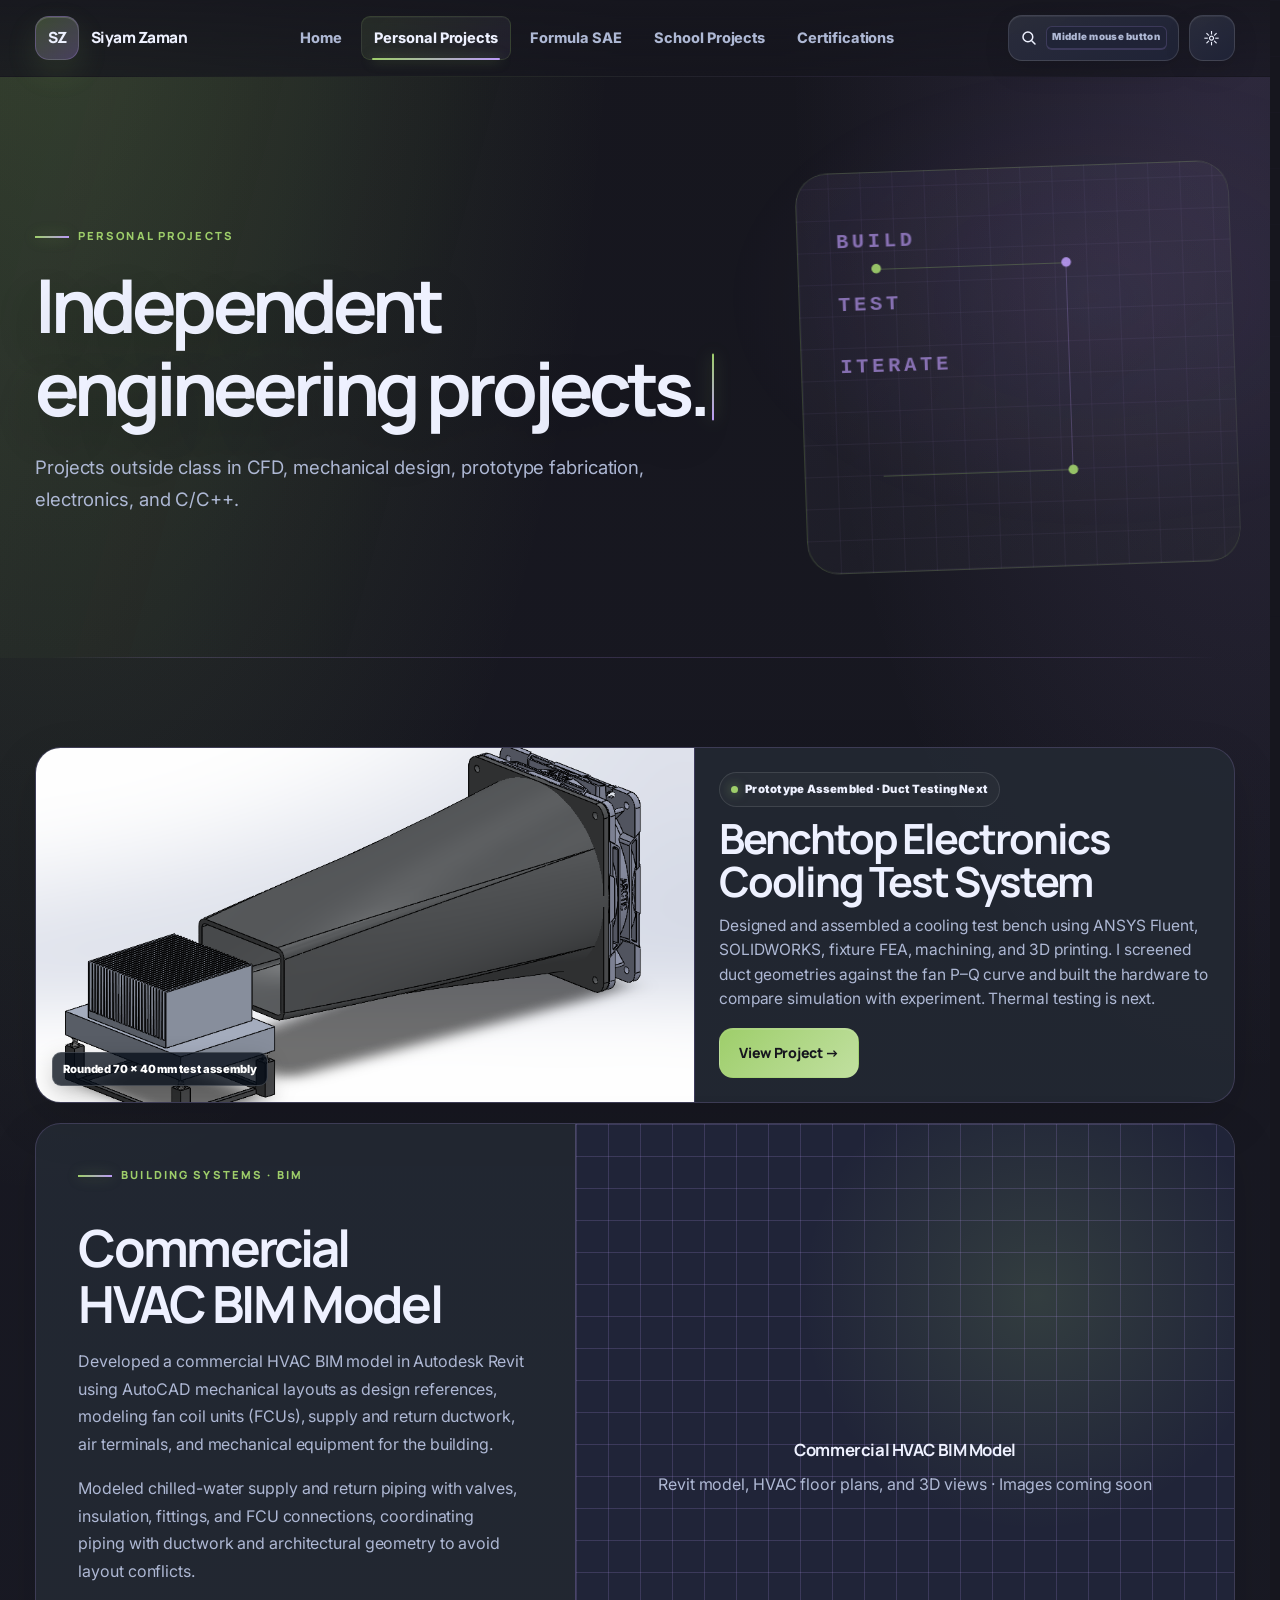
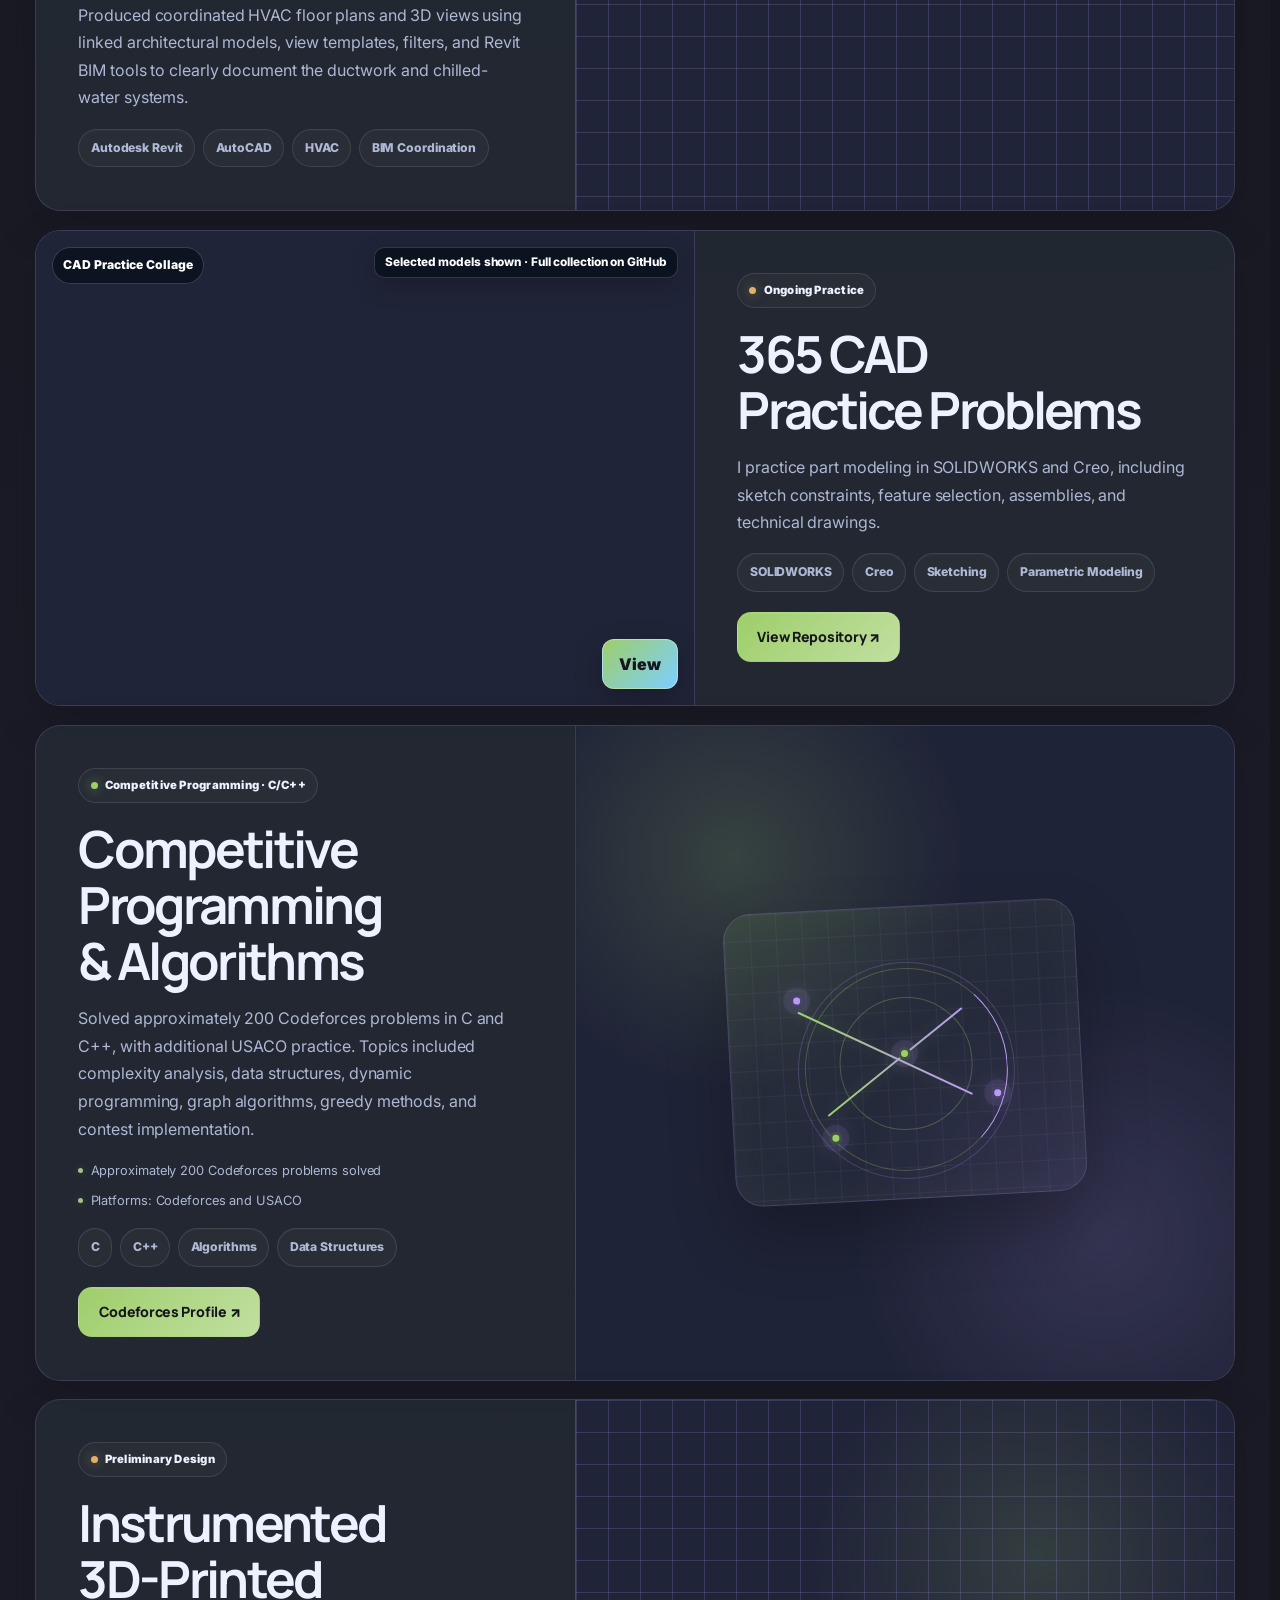
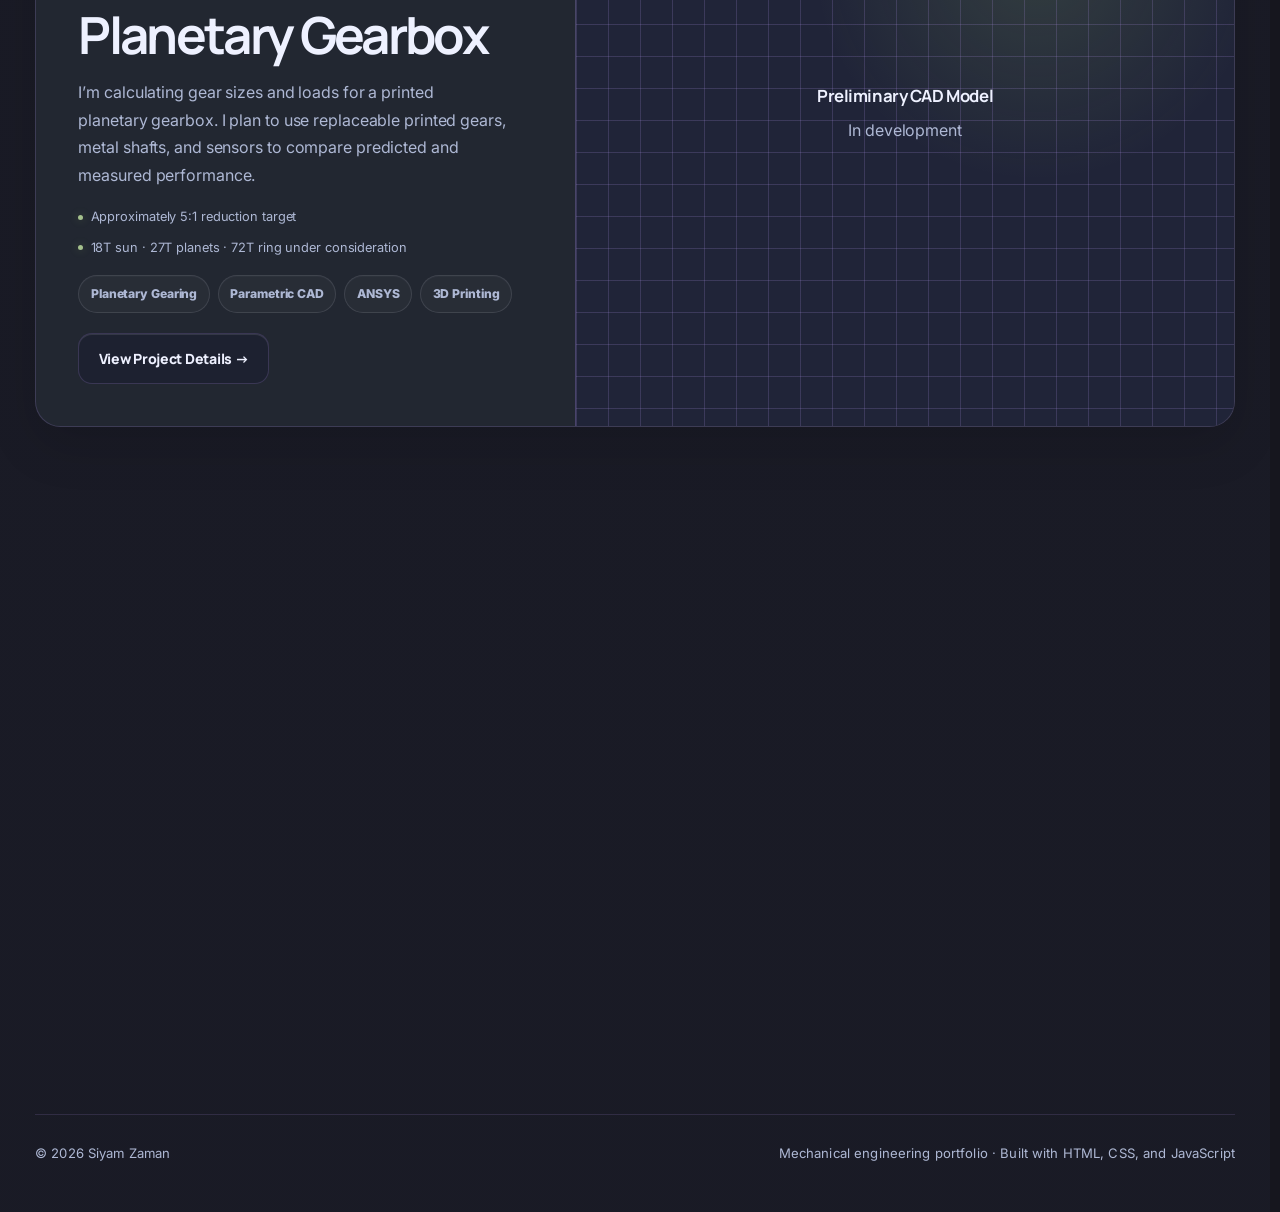
<file: personal-projects.html>
<!DOCTYPE html><html lang="en"><head><meta charset="UTF-8"><meta name="viewport" content="width=device-width,initial-scale=1,viewport-fit=cover"><meta name="theme-color" content="#16161e"><style>html{background:#16161e;color-scheme:dark}html.theme-preload-light{background:#e1e2e7;color-scheme:light}</style><script>try{if(localStorage.getItem('portfolio-theme')==='light'){document.documentElement.classList.add('theme-preload-light');document.querySelector('meta[name="theme-color"]').content='#e1e2e7'}}catch{}</script><meta name="description" content="Independent thermal-fluid, CAD, electronics, mechanical design, competitive programming, and 3D-printing projects by Siyam Zaman."><title>Personal Projects | Siyam Zaman</title><link rel="preconnect" href="https://fonts.googleapis.com"><link rel="preconnect" href="https://fonts.gstatic.com" crossorigin><link rel="stylesheet" href="https://fonts.googleapis.com/css2?family=Inter:opsz,wght@14..32,400..900&amp;family=Manrope:wght@400..800&amp;display=swap"><link rel="stylesheet" href="styles.css"><link rel="stylesheet" href="sitewide.css?v=20260921-hero-entrance"><link rel="icon" href="favicon.svg" type="image/svg+xml"><link rel="canonical" href="https://siyamzaman06.github.io/personal-projects.html"><meta name="author" content="Siyam Zaman"><meta property="og:type" content="website"><meta property="og:site_name" content="Siyam Zaman Engineering Portfolio"><meta property="og:title" content="Personal Projects | Siyam Zaman"><meta property="og:description" content="Independent thermal-fluid, CAD, electronics, mechanical design, competitive programming, and 3D-printing projects by Siyam Zaman."><meta property="og:url" content="https://siyamzaman06.github.io/personal-projects.html"><meta name="twitter:card" content="summary_large_image"><meta name="twitter:title" content="Personal Projects | Siyam Zaman"><meta name="twitter:description" content="Independent thermal-fluid, CAD, electronics, mechanical design, competitive programming, and 3D-printing projects by Siyam Zaman."><meta property="og:image" content="https://siyamzaman06.github.io/assets/og-portfolio.png"><meta property="og:image:width" content="1200"><meta property="og:image:height" content="630"><meta property="og:image:alt" content="Siyam Zaman mechanical engineering portfolio"><meta name="twitter:image" content="https://siyamzaman06.github.io/assets/og-portfolio.png"><meta name="twitter:image:alt" content="Siyam Zaman mechanical engineering portfolio"></head><body data-page="personal"><a class="skip" href="#main">Skip to main content</a>
<header class="site-header"><nav class="nav container"><a class="brand" href="index.html"><span class="brand-mark">SZ</span><span>Siyam Zaman</span></a><ul class="nav-links" id="navLinks"><li><a data-page-link="home" href="index.html">Home</a></li><li><a data-page-link="personal" href="personal-projects.html">Personal Projects</a></li><li><a data-page-link="fsae" href="fsae.html">Formula SAE</a></li><li><a data-page-link="additional" href="additional-projects.html">School Projects</a></li><li><a data-page-link="certifications" href="certifications.html">Certifications</a></li></ul><div class="nav-actions"><button type="button" class="icon-btn" id="themeToggle" aria-label="Toggle color theme">☼</button><button type="button" class="menu-btn" id="menuButton" aria-label="Open navigation" aria-expanded="false">☰</button></div></nav></header>
<main id="main"><section class="page-hero simple-page-hero"><div class="container"><div class="reveal"><span class="eyebrow">Personal Projects</span><h1>Independent engineering projects.</h1><p>Projects outside class in CFD, mechanical design, prototype fabrication, electronics, and C/C++.</p></div></div></section>
<section class="section"><div class="container"><div class="project-grid">
<article class="project-card featured reveal" id="cooling-test-bench"><figure class="media cooling-project-media"><img src="assets/D115 to 70x40, 6mm fillet ... SOLIDWORKS Model.png" alt="SOLIDWORKS assembly of the rounded 70 by 40 millimeter cooling duct, fan, heater-block fixture, and heat sink" width="947" height="634" loading="lazy" decoding="async"><figcaption>Rounded 70 × 40 mm test assembly</figcaption></figure><div class="project-body"><span class="status done">Prototype Assembled &middot; Duct Testing Next</span><h2 style="font-size:clamp(2rem,4vw,3.2rem)">Benchtop Electronics Cooling Test System</h2><p>Designed and assembled a cooling test bench using ANSYS Fluent, SOLIDWORKS, fixture FEA, machining, and 3D printing. I screened duct geometries against the fan P–Q curve and built the hardware to compare simulation with experiment. Thermal testing is next.</p><div class="hero-actions" style="margin-top:.2rem"><a class="button primary small" href="cooling-test-bench.html">View Project →</a></div></div></article>
<article class="project-card featured reverse reveal" id="hvac-bim"><figure class="media"><div class="placeholder show" role="img" aria-label="HVAC BIM model images coming soon"><div><strong>Commercial HVAC BIM Model</strong><span>Revit model, HVAC floor plans, and 3D views · Images coming soon</span></div></div></figure><div class="project-body"><span class="eyebrow">Building Systems · BIM</span><h2 style="font-size:clamp(2rem,4vw,3.2rem)">Commercial HVAC BIM Model</h2><p>Developed a commercial HVAC BIM model in Autodesk Revit using AutoCAD mechanical layouts as design references, modeling fan coil units (FCUs), supply and return ductwork, air terminals, and mechanical equipment for the building.</p><p>Modeled chilled-water supply and return piping with valves, insulation, fittings, and FCU connections, coordinating piping with ductwork and architectural geometry to avoid layout conflicts.</p><p>Produced coordinated HVAC floor plans and 3D views using linked architectural models, view templates, filters, and Revit BIM tools to clearly document the ductwork and chilled-water systems.</p><div class="tags"><span class="tag">Autodesk Revit</span><span class="tag">AutoCAD</span><span class="tag">HVAC</span><span class="tag">BIM Coordination</span></div></div></article>
<article class="project-card featured reveal" id="cad-practice"><figure class="media cad-collage-media"><img src="assets/365 Collage.png" alt="Collage showing a small selection of mechanical parts modeled during the 365 CAD practice challenge" width="1000" height="1000" loading="lazy" decoding="async"><figcaption>CAD Practice Collage</figcaption><span class="cad-collage-note">Selected models shown · Full collection on GitHub</span><button class="preview-button" type="button" aria-haspopup="dialog" data-preview-src="assets/365 Collage.png" data-preview-title="365 CAD Practice Collage" data-preview-alt="Collage showing a small selection of mechanical parts modeled during the 365 CAD practice challenge">View</button></figure><div class="project-body"><span class="status progress">Ongoing Practice</span><h2 style="font-size:clamp(2rem,4vw,3.2rem)">365 CAD Practice Problems</h2><p>I practice part modeling in SOLIDWORKS and Creo, including sketch constraints, feature selection, assemblies, and technical drawings.</p><div class="tags"><span class="tag">SOLIDWORKS</span><span class="tag">Creo</span><span class="tag">Sketching</span><span class="tag">Parametric Modeling</span></div><div class="hero-actions" style="margin-top:.2rem"><a class="button primary small" href="https://github.com/siyamzaman06/solidworks-cswa-cswp-practice" target="_blank" rel="noopener noreferrer">View Repository ↗</a></div></div></article>
<article class="project-card featured reverse competitive-programming-card reveal" id="competitive-programming"><figure class="media competitive-programming-media" aria-hidden="true"><div class="algorithm-visual"><span class="algorithm-orbit orbit-one"></span><span class="algorithm-orbit orbit-two"></span><span class="algorithm-path path-one"></span><span class="algorithm-path path-two"></span><span class="algorithm-node node-one"></span><span class="algorithm-node node-two"></span><span class="algorithm-node node-three"></span><span class="algorithm-node node-four"></span><span class="algorithm-scan"></span></div></figure><div class="project-body"><span class="status course">Competitive Programming · C/C++</span><h2 style="font-size:clamp(2rem,4vw,3.2rem)">Competitive Programming &amp; Algorithms</h2><p>Solved approximately 200 Codeforces problems in C and C++, with additional USACO practice. Topics included complexity analysis, data structures, dynamic programming, graph algorithms, greedy methods, and contest implementation.</p><div class="meta"><span>Approximately 200 Codeforces problems solved</span><span>Platforms: Codeforces and USACO</span></div><div class="tags"><span class="tag">C</span><span class="tag">C++</span><span class="tag">Algorithms</span><span class="tag">Data Structures</span><span class="tag">Dynamic Programming</span><span class="tag">Graph Algorithms</span><span class="tag">Complexity Analysis</span></div><div class="hero-actions" style="margin-top:.2rem"><a class="button primary small" href="https://codeforces.com/profile/roxas123" target="_blank" rel="noopener noreferrer">Codeforces Profile ↗</a></div></div></article>
<article class="project-card featured reverse reveal"><figure class="media"><div class="placeholder show" role="img" aria-label="Preliminary planetary gearbox CAD model in development"><div><strong>Preliminary CAD Model</strong><span>In development</span></div></div></figure><div class="project-body"><span class="status progress">Preliminary Design</span><h2 style="font-size:clamp(2rem,4vw,3.2rem)">Instrumented 3D-Printed Planetary Gearbox</h2><p>I’m calculating gear sizes and loads for a printed planetary gearbox. I plan to use replaceable printed gears, metal shafts, and sensors to compare predicted and measured performance.</p><div class="meta"><span>Approximately 5:1 reduction target</span><span>18T sun · 27T planets · 72T ring under consideration</span></div><div class="tags"><span class="tag">Planetary Gearing</span><span class="tag">Parametric CAD</span><span class="tag">ANSYS</span><span class="tag">3D Printing</span><span class="tag">Test Validation</span></div><div class="hero-actions" style="margin-top:.2rem"><a class="button secondary small" href="planetary-gearbox.html">View Project Details →</a></div></div></article>
<article class="project-card featured arduino-card reveal" id="arduino-projects"><figure class="media arduino-learning-media"><div class="electronics-board" role="img" aria-label="Stylized electronics learning board"><span class="board-label">Electronics Lab</span><strong>UNO R3</strong><div class="board-chip">INPUT&nbsp;&nbsp;→&nbsp;&nbsp;CODE&nbsp;&nbsp;→&nbsp;&nbsp;OUTPUT</div><small>Guided circuit builds</small></div></figure><div class="project-body"><span class="status done">Completed · Guided Projects</span><h2 style="font-size:clamp(2rem,4vw,3.2rem)">Arduino Electronics Learning Projects</h2><p>I built breadboard circuits with an UNO R3-compatible kit, modified the Arduino code, and tested the inputs and outputs to find wiring and programming errors.</p><div class="meta"><span>Controller: UNO R3 compatible</span><span>Process: Build, test, troubleshoot</span></div><div class="tags"><span class="tag">Circuit Fundamentals</span><span class="tag">Breadboarding</span><span class="tag">Arduino Programming</span><span class="tag">Inputs &amp; Outputs</span><span class="tag">Component Integration</span><span class="tag">Troubleshooting</span></div></div></article>
</div></div></section></main>
<dialog class="image-lightbox" id="imageLightbox" aria-labelledby="imageLightboxTitle" aria-describedby="imageLightboxHint"><div class="image-lightbox-panel"><div class="image-lightbox-header"><div><span>CAD Practice Gallery</span><h2 id="imageLightboxTitle">365 CAD Practice Collage</h2></div><button class="image-lightbox-close" type="button" aria-label="Close CAD collage viewer">&times;</button></div><div class="image-lightbox-stage"><img id="imageLightboxImage" alt=""></div><p id="imageLightboxHint">Press Escape or click outside the viewer to close.</p></div></dialog>
<footer class="footer"><div class="container footer-row"><span>© <span data-year></span> Siyam Zaman</span><span>Mechanical engineering portfolio · Built with HTML, CSS, and JavaScript</span></div></footer><script src="script.js?v=20260829"></script></body></html>
</file>
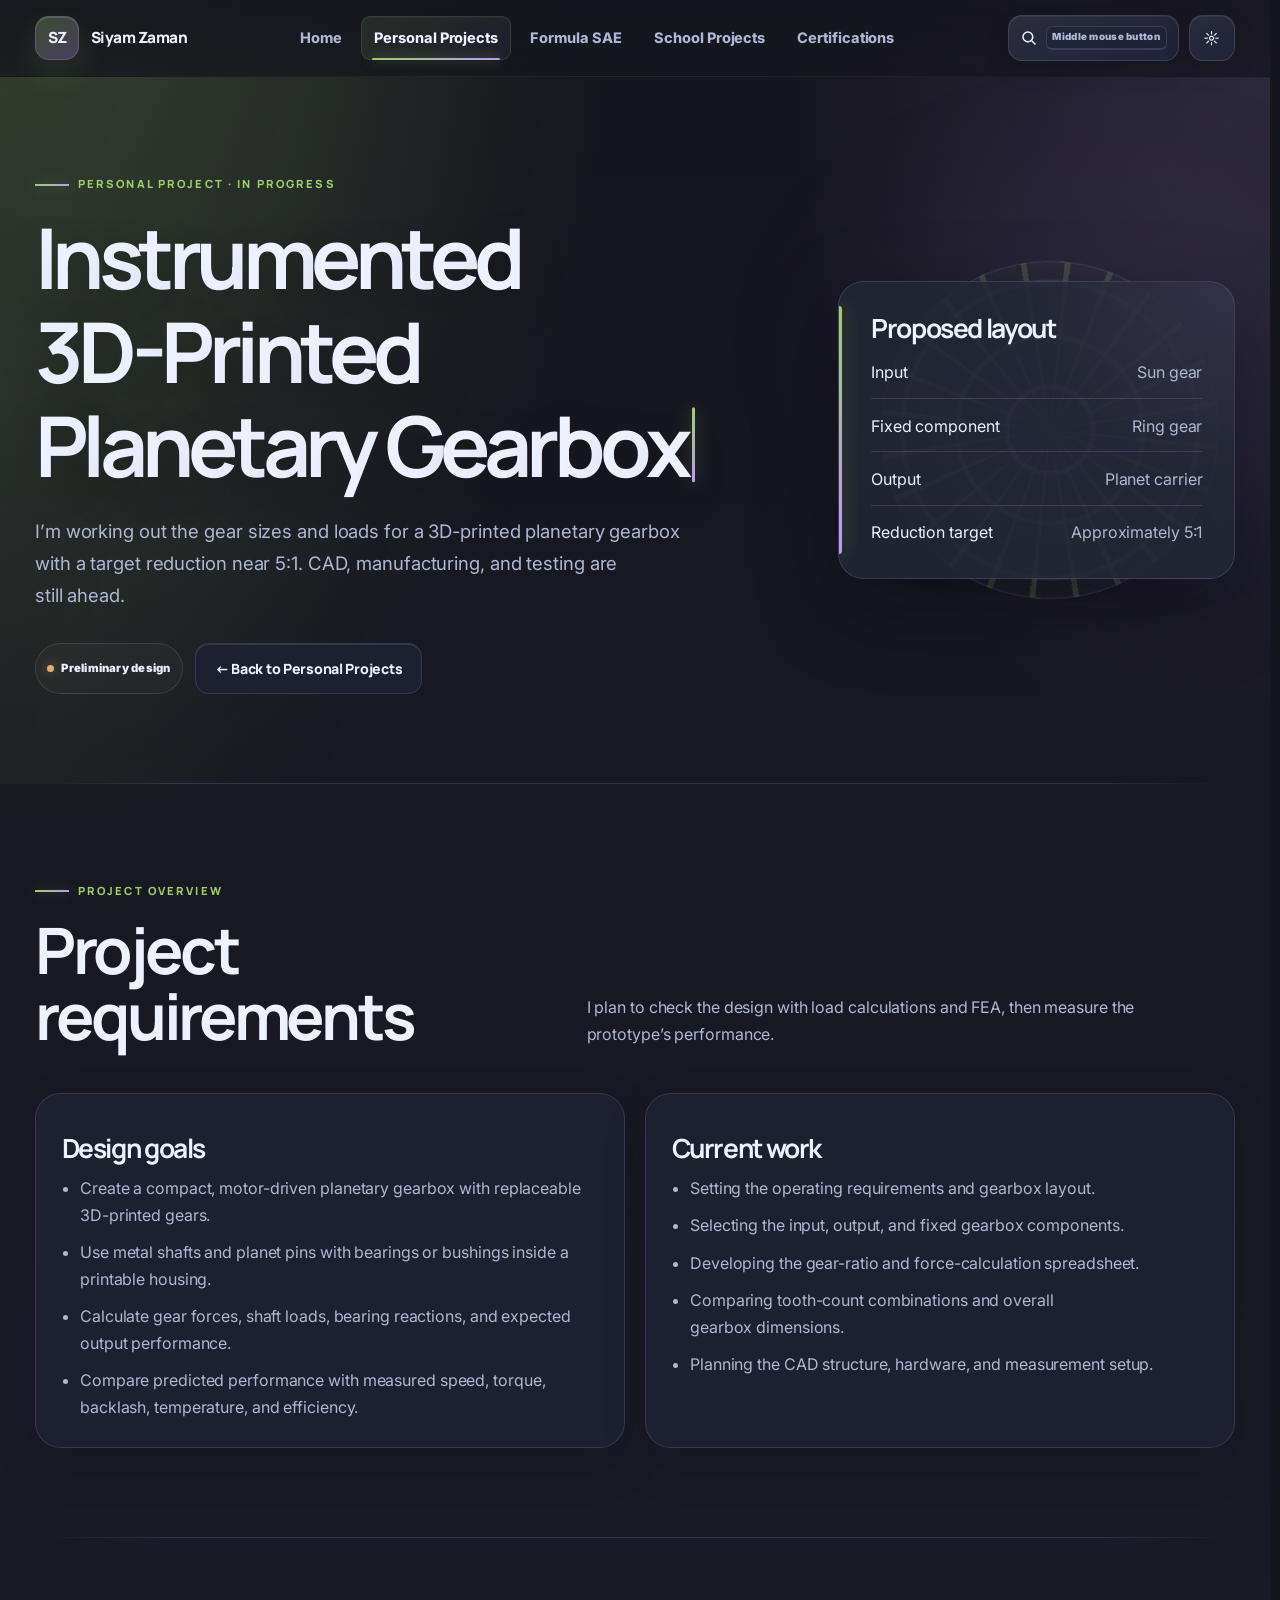
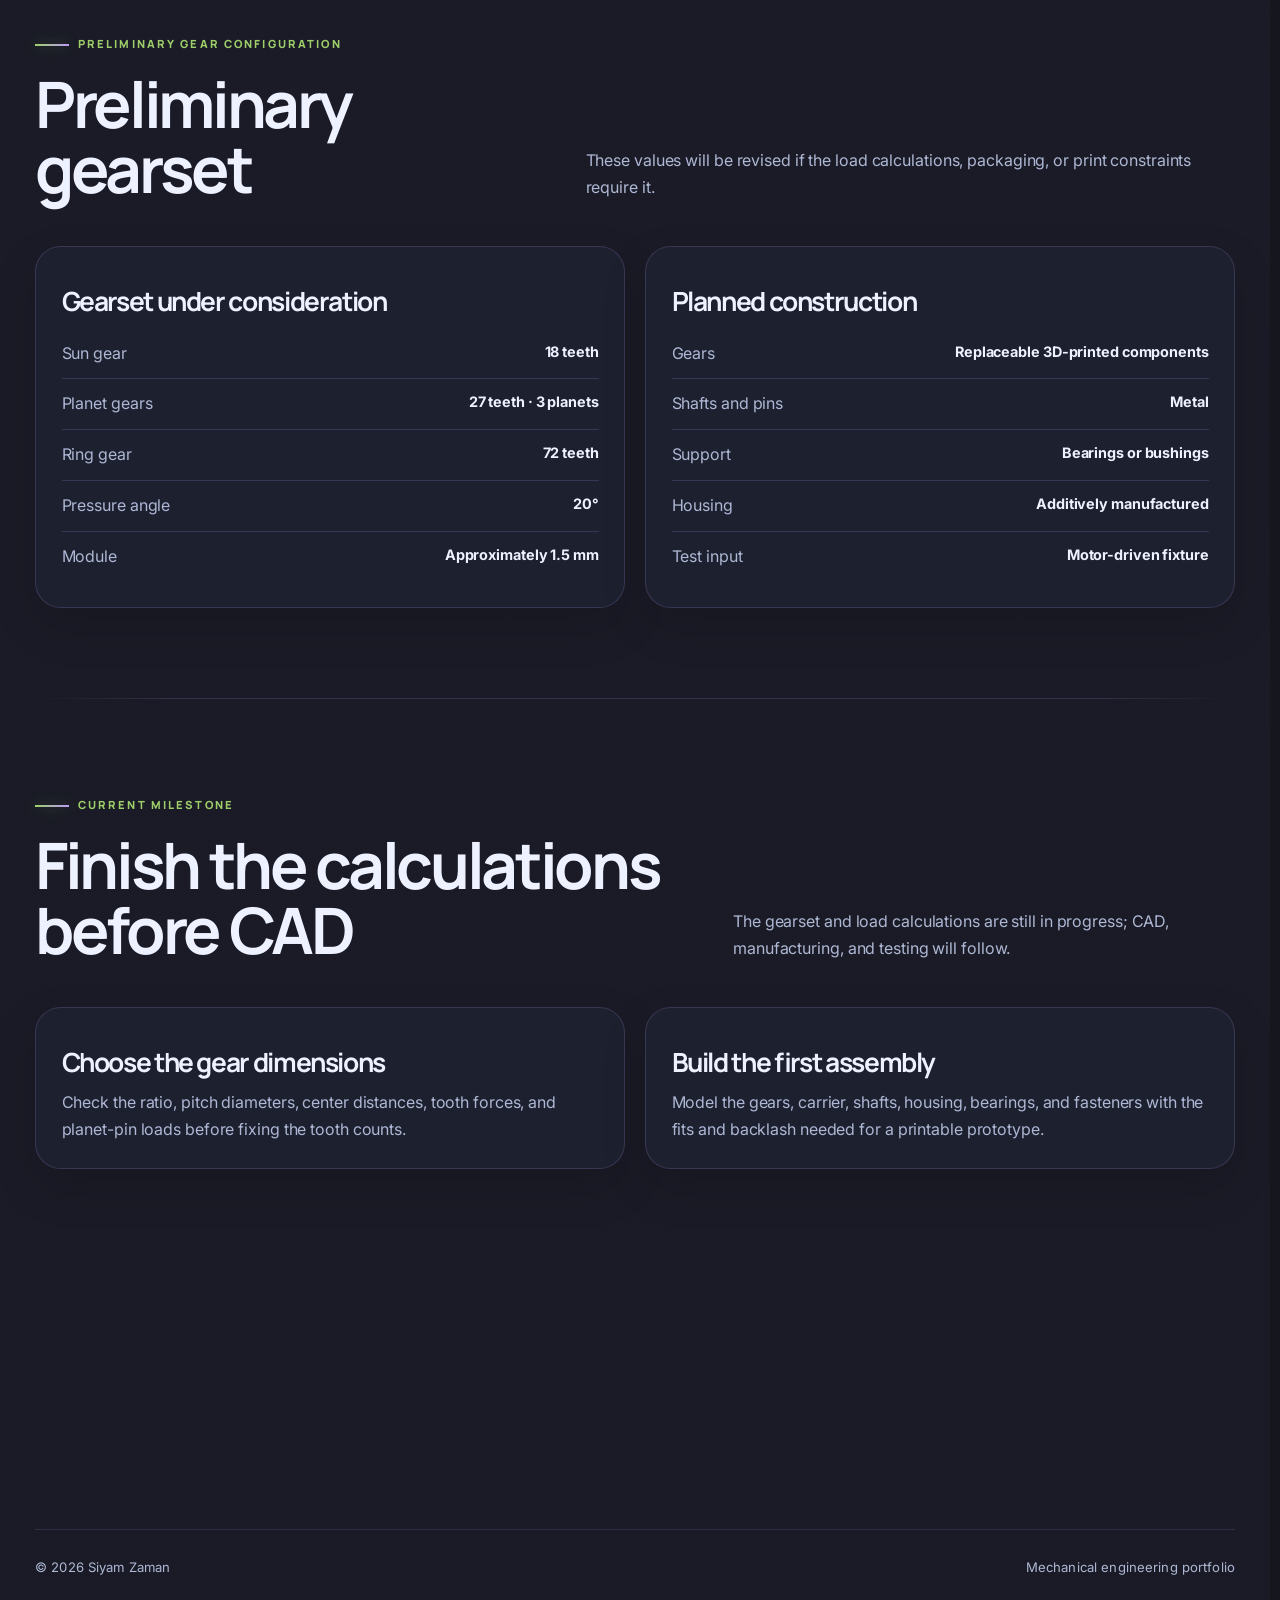
<file: planetary-gearbox.html>
<!DOCTYPE html>
<html lang="en">
<head>
  <meta charset="UTF-8">
  <meta name="viewport" content="width=device-width,initial-scale=1,viewport-fit=cover">
  <meta name="theme-color" content="#16161e">
  <style>html{background:#16161e;color-scheme:dark}html.theme-preload-light{background:#e1e2e7;color-scheme:light}</style>
  <script>try{if(localStorage.getItem('portfolio-theme')==='light'){document.documentElement.classList.add('theme-preload-light');document.querySelector('meta[name="theme-color"]').content='#e1e2e7'}}catch{}</script>
  <meta name="description" content="Development of Siyam Zaman's instrumented 3D-printed planetary gearbox, including preliminary calculations, parametric CAD, planned FEA, manufacturing, and physical testing.">
  <title>Instrumented Planetary Gearbox | Siyam Zaman</title>
  <link rel="preconnect" href="https://fonts.googleapis.com">
  <link rel="preconnect" href="https://fonts.gstatic.com" crossorigin>
  <link rel="stylesheet" href="https://fonts.googleapis.com/css2?family=Inter:opsz,wght@14..32,400..900&amp;family=Manrope:wght@400..800&amp;display=swap">
  <link rel="stylesheet" href="styles.css">
  <link rel="stylesheet" href="sitewide.css?v=20260829">
  <link rel="icon" href="favicon.svg" type="image/svg+xml">
<link rel="canonical" href="https://siyamzaman06.github.io/planetary-gearbox.html"><meta name="author" content="Siyam Zaman"><meta property="og:type" content="website"><meta property="og:site_name" content="Siyam Zaman Engineering Portfolio"><meta property="og:title" content="Instrumented Planetary Gearbox | Siyam Zaman"><meta property="og:description" content="Development of Siyam Zaman&#39;s instrumented 3D-printed planetary gearbox, including preliminary calculations, parametric CAD, planned FEA, manufacturing, and physical testing."><meta property="og:url" content="https://siyamzaman06.github.io/planetary-gearbox.html"><meta name="twitter:card" content="summary_large_image"><meta name="twitter:title" content="Instrumented Planetary Gearbox | Siyam Zaman"><meta name="twitter:description" content="Development of Siyam Zaman&#39;s instrumented 3D-printed planetary gearbox, including preliminary calculations, parametric CAD, planned FEA, manufacturing, and physical testing."><meta property="og:image" content="https://siyamzaman06.github.io/assets/og-portfolio.png"><meta property="og:image:width" content="1200"><meta property="og:image:height" content="630"><meta property="og:image:alt" content="Siyam Zaman mechanical engineering portfolio"><meta name="twitter:image" content="https://siyamzaman06.github.io/assets/og-portfolio.png"><meta name="twitter:image:alt" content="Siyam Zaman mechanical engineering portfolio"></head>
<body data-page="personal">
  <a class="skip" href="#main">Skip to main content</a>
  <header class="site-header">
    <nav class="nav container">
      <a class="brand" href="index.html"><span class="brand-mark">SZ</span><span>Siyam Zaman</span></a>
      <ul class="nav-links" id="navLinks">
        <li><a data-page-link="home" href="index.html">Home</a></li>
        <li><a data-page-link="personal" href="personal-projects.html">Personal Projects</a></li>
        <li><a data-page-link="fsae" href="fsae.html">Formula SAE</a></li>
        <li><a data-page-link="additional" href="additional-projects.html">School Projects</a></li>
        <li><a data-page-link="certifications" href="certifications.html">Certifications</a></li>
      </ul>
      <div class="nav-actions">
        <button type="button" class="icon-btn" id="themeToggle" aria-label="Toggle color theme">☼</button>
        <button type="button" class="menu-btn" id="menuButton" aria-label="Open navigation" aria-expanded="false">☰</button>
      </div>
    </nav>
  </header>

  <main id="main">
    <section class="page-hero gearbox-hero">
      <div class="container page-grid">
        <div class="reveal">
          <span class="eyebrow">Personal Project · In Progress</span>
          <h1>Instrumented 3D-Printed Planetary Gearbox</h1>
          <p>I’m working out the gear sizes and loads for a 3D-printed planetary gearbox with a target reduction near 5:1. CAD, manufacturing, and testing are still ahead.</p>
          <div class="hero-actions">
            <span class="status progress">Preliminary design</span>
            <a class="button secondary small" href="personal-projects.html">← Back to Personal Projects</a>
          </div>
        </div>
        <aside class="badge-card reveal">
          <h3>Proposed layout</h3>
          <div class="facts">
            <div class="fact"><span>Input</span><span>Sun gear</span></div>
            <div class="fact"><span>Fixed component</span><span>Ring gear</span></div>
            <div class="fact"><span>Output</span><span>Planet carrier</span></div>
            <div class="fact"><span>Reduction target</span><span>Approximately 5:1</span></div>
          </div>
        </aside>
      </div>
    </section>

    <section class="section project-detail-section">
      <div class="container">
        <div class="section-head reveal">
          <div>
            <span class="eyebrow">Project Overview</span>
            <h2>Project requirements</h2>
          </div>
          <p>I plan to check the design with load calculations and FEA, then measure the prototype’s performance.</p>
        </div>
        <div class="detail-grid">
          <article class="detail-panel reveal">
            <h3>Design goals</h3>
            <ul class="detail-list">
              <li>Create a compact, motor-driven planetary gearbox with replaceable 3D-printed gears.</li>
              <li>Use metal shafts and planet pins with bearings or bushings inside a printable housing.</li>
              <li>Calculate gear forces, shaft loads, bearing reactions, and expected output performance.</li>
              <li>Compare predicted performance with measured speed, torque, backlash, temperature, and efficiency.</li>
            </ul>
          </article>
          <article class="detail-panel reveal">
            <h3>Current work</h3>
            <ul class="detail-list">
              <li>Setting the operating requirements and gearbox layout.</li>
              <li>Selecting the input, output, and fixed gearbox components.</li>
              <li>Developing the gear-ratio and force-calculation spreadsheet.</li>
              <li>Comparing tooth-count combinations and overall gearbox dimensions.</li>
              <li>Planning the CAD structure, hardware, and measurement setup.</li>
            </ul>
          </article>
        </div>
      </div>
    </section>

    <section class="section project-detail-section">
      <div class="container">
        <div class="section-head reveal">
          <div>
            <span class="eyebrow">Preliminary Gear Configuration</span>
            <h2>Preliminary gearset</h2>
          </div>
          <p>These values will be revised if the load calculations, packaging, or print constraints require it.</p>
        </div>
        <div class="detail-grid">
          <article class="detail-panel reveal">
            <h3>Gearset under consideration</h3>
            <div class="spec-list">
              <div class="spec-row"><span>Sun gear</span><strong>18 teeth</strong></div>
              <div class="spec-row"><span>Planet gears</span><strong>27 teeth · 3 planets</strong></div>
              <div class="spec-row"><span>Ring gear</span><strong>72 teeth</strong></div>
              <div class="spec-row"><span>Pressure angle</span><strong>20°</strong></div>
              <div class="spec-row"><span>Module</span><strong>Approximately 1.5 mm</strong></div>
            </div>
          </article>
          <article class="detail-panel reveal">
            <h3>Planned construction</h3>
            <div class="spec-list">
              <div class="spec-row"><span>Gears</span><strong>Replaceable 3D-printed components</strong></div>
              <div class="spec-row"><span>Shafts and pins</span><strong>Metal</strong></div>
              <div class="spec-row"><span>Support</span><strong>Bearings or bushings</strong></div>
              <div class="spec-row"><span>Housing</span><strong>Additively manufactured</strong></div>
              <div class="spec-row"><span>Test input</span><strong>Motor-driven fixture</strong></div>
            </div>
          </article>
        </div>
      </div>
    </section>

    <section class="section project-detail-section">
      <div class="container">
        <div class="section-head reveal">
          <div>
            <span class="eyebrow">Current Milestone</span>
            <h2>Finish the calculations before CAD</h2>
          </div>
          <p>The gearset and load calculations are still in progress; CAD, manufacturing, and testing will follow.</p>
        </div>
        <div class="roadmap-grid">
          <article class="roadmap-card reveal">
            <h3>Choose the gear dimensions</h3>
            <p>Check the ratio, pitch diameters, center distances, tooth forces, and planet-pin loads before fixing the tooth counts.</p>
          </article>
          <article class="roadmap-card reveal">
            <h3>Build the first assembly</h3>
            <p>Model the gears, carrier, shafts, housing, bearings, and fasteners with the fits and backlash needed for a printable prototype.</p>
          </article>
          <article class="roadmap-card reveal">
            <h3>Define the test fixture</h3>
            <p>Choose the motor, torque measurement method, and sensors before manufacturing begins.</p>
          </article>
        </div>
      </div>
    </section>
  </main>

  <footer class="footer">
    <div class="container footer-row"><span>© <span data-year></span> Siyam Zaman</span><span>Mechanical engineering portfolio</span></div>
  </footer>
  <script src="script.js?v=20260829"></script>
</body>
</html>
</file>
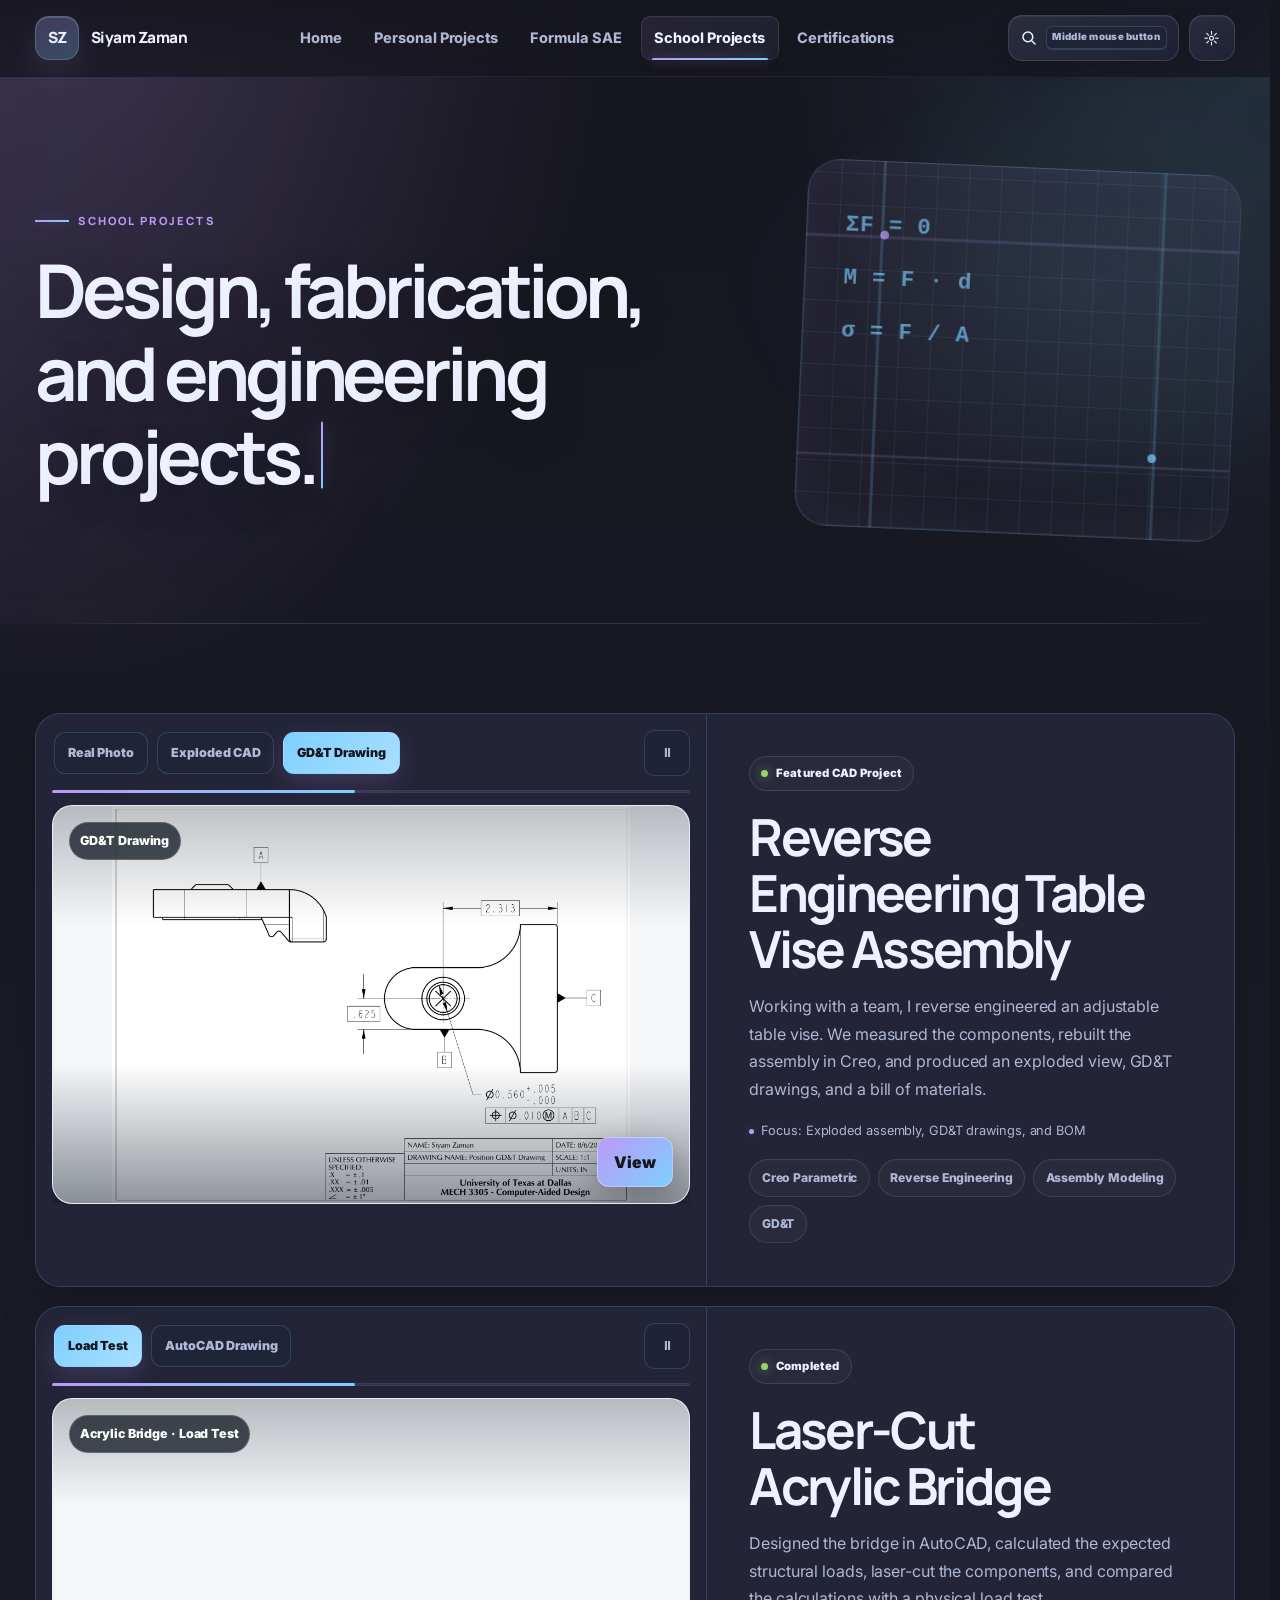
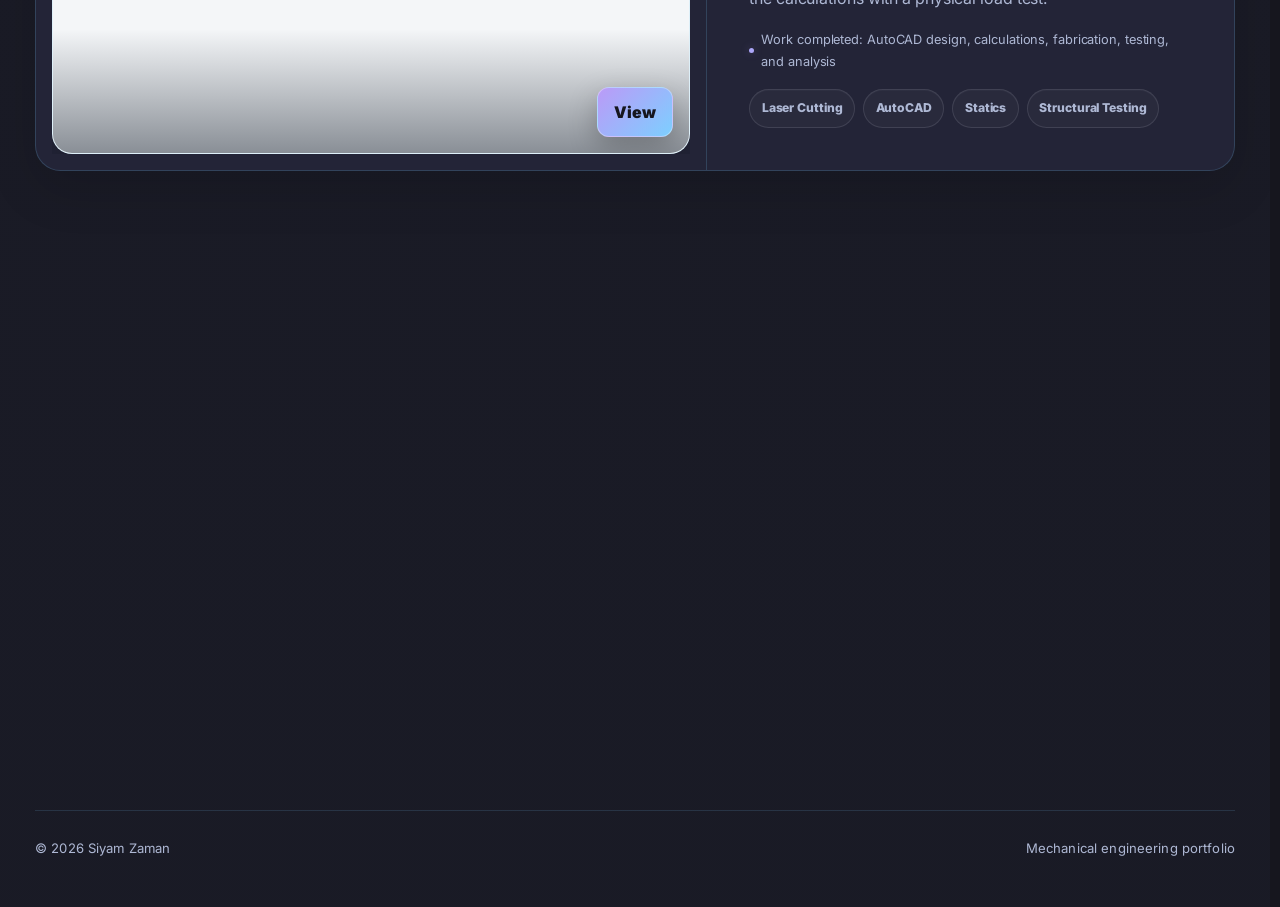
<file: school-projects.html>
<!DOCTYPE html>
<html lang="en"><head><meta charset="UTF-8"><meta name="viewport" content="width=device-width,initial-scale=1"><title>School Projects | Siyam Zaman</title><link rel="canonical" href="https://siyamzaman06.github.io/additional-projects.html"><meta name="robots" content="noindex"><script>location.replace('additional-projects.html' + location.search + location.hash);</script></head><body><p><a href="additional-projects.html">Continue to School Projects</a></p></body></html>
</file>
<file: styles.css>
:root{--bg:#16161e;--bg2:#1a1b26;--panel:rgba(36,40,59,.82);--solid:#24283b;--text:#c0caf5;--muted:#a9b1d6;--line:rgb(var(--accent-rgb)/.2);--accent:#7aa2f7;--accent2:#7dcfff;--green:#9ece6a;--amber:#e0af68;--shadow:0 24px 70px rgba(0,0,0,.28);--r:22px;--max:1180px}body.light{--bg:#e1e2e7;--bg2:#d5d6db;--panel:rgba(255,255,255,.88);--solid:#fff;--text:#343b58;--muted:#6172b0;--line:rgba(55,96,191,.12);--shadow:0 22px 55px rgba(55,96,191,.13)}*{box-sizing:border-box;margin:0;padding:0}html{scroll-behavior:smooth}body{min-height:100vh;overflow-x:hidden;color:var(--text);background:radial-gradient(circle at 10% 5%,rgb(var(--accent-rgb)/.13),transparent 31%),radial-gradient(circle at 90% 2%,rgb(var(--accent2-rgb)/.14),transparent 27%),linear-gradient(180deg,var(--bg),var(--bg2));font-family:Inter,ui-sans-serif,system-ui,-apple-system,BlinkMacSystemFont,"Segoe UI",sans-serif;line-height:1.65;transition:.25s}body:before{content:"";position:fixed;inset:0;pointer-events:none;z-index:-1;opacity:.17;background-image:linear-gradient(var(--line) 1px,transparent 1px),linear-gradient(90deg,var(--line) 1px,transparent 1px);background-size:46px 46px;mask-image:linear-gradient(to bottom,black,transparent 78%)}a{color:inherit;text-decoration:none}img{display:block;max-width:100%}button{font:inherit;cursor:pointer}.container{width:min(calc(100% - 2rem),var(--max));margin-inline:auto}.skip{position:fixed;top:-70px;left:1rem;z-index:9999;padding:.8rem 1rem;color:#16161e;background:var(--accent);border-radius:10px;font-weight:800}.skip:focus{top:1rem}.site-header{position:sticky;top:0;z-index:1000;border-bottom:1px solid transparent;transition:.25s}.site-header.scrolled{background:color-mix(in srgb,var(--bg) 82%,transparent);border-bottom-color:var(--line);backdrop-filter:blur(18px)}.nav{min-height:78px;display:flex;align-items:center;justify-content:space-between;gap:1.1rem}.brand{display:flex;align-items:center;gap:.75rem;font-weight:900;letter-spacing:-.03em}.brand-mark{width:42px;aspect-ratio:1;display:grid;place-items:center;border:1px solid var(--line);border-radius:13px;background:linear-gradient(135deg,rgb(var(--accent-rgb)/.23),rgb(var(--accent2-rgb)/.28))}.nav-links{display:flex;align-items:center;gap:1rem;list-style:none}.nav-links a{position:relative;padding:.3rem 0;color:var(--muted);font-size:.91rem;font-weight:760}.nav-links a:hover,.nav-links a.active{color:var(--text)}.nav-links a.active:after{content:"";position:absolute;left:0;right:0;bottom:-.45rem;height:2px;background:linear-gradient(90deg,var(--accent),var(--accent2));border-radius:99px}.nav-actions{display:flex;align-items:center;gap:.65rem}.icon-btn,.menu-btn{width:42px;height:42px;display:grid;place-items:center;color:var(--text);border:1px solid var(--line);border-radius:12px;background:var(--panel)}.menu-btn{display:none}.button{display:inline-flex;align-items:center;justify-content:center;gap:.55rem;min-height:46px;padding:.75rem 1.1rem;border:1px solid transparent;border-radius:13px;font-weight:850;transition:.2s}.button:hover{transform:translateY(-2px)}.primary{color:#16161e;background:linear-gradient(135deg,var(--accent),#7dcfff);box-shadow:0 12px 32px rgb(var(--accent-rgb)/.2)}.secondary{color:var(--text);border-color:var(--line);background:var(--panel)}.small{min-height:40px;padding:.58rem .85rem;font-size:.88rem}.eyebrow{display:inline-flex;align-items:center;gap:.55rem;margin-bottom:.8rem;color:var(--accent);font-size:.78rem;font-weight:900;letter-spacing:.15em;text-transform:uppercase}.eyebrow:before{content:"";width:28px;height:2px;background:linear-gradient(90deg,var(--accent),var(--accent2))}h1,h2,h3{line-height:1.1;letter-spacing:-.045em}h1{font-size:clamp(3.1rem,8vw,6.8rem)}h2{font-size:clamp(2.1rem,5vw,4rem)}h3{font-size:clamp(1.3rem,2.3vw,1.65rem)}p{color:var(--muted)}.section{padding:6rem 0}.section-head{display:flex;justify-content:space-between;align-items:end;gap:2rem;margin-bottom:2.2rem}.page-hero{padding:5.8rem 0 3.8rem}.page-grid{display:grid;grid-template-columns:1.1fr .9fr;align-items:center;gap:3rem}.page-hero p{max-width:720px;margin-top:1.35rem;font-size:clamp(1.02rem,1.8vw,1.22rem)}.hero-actions{display:flex;flex-wrap:wrap;gap:.8rem;margin-top:1.8rem}.badge-card,.panel{padding:1.7rem;border:1px solid var(--line);border-radius:30px;background:radial-gradient(circle at top right,rgb(var(--accent-rgb)/.14),transparent 35%),var(--panel);box-shadow:var(--shadow)}.facts{display:grid;gap:.85rem;margin-top:1rem}.fact{display:flex;justify-content:space-between;gap:1rem;padding-bottom:.75rem;border-bottom:1px solid var(--line)}.fact:last-child{border-bottom:0;padding-bottom:0}.fact span:last-child{color:var(--muted);text-align:right}.home-hero{min-height:calc(100vh - 78px);display:grid;align-items:center;padding:4.5rem 0 3.8rem}.home-grid{display:grid;grid-template-columns:1.12fr .88fr;gap:4rem;align-items:center}.home-copy p{max-width:730px;margin-top:1.45rem;font-size:clamp(1.05rem,2vw,1.24rem)}.home-meta{display:flex;flex-wrap:wrap;gap:.8rem 1.4rem;margin-top:1.8rem;color:var(--muted);font-size:.92rem}.home-meta span{display:flex;align-items:center;gap:.45rem}.home-meta i{width:7px;height:7px;border-radius:50%;background:var(--green);box-shadow:0 0 0 5px rgba(158,206,106,.1)}.visual{position:relative;min-height:470px;display:grid;place-items:center}.blueprint{width:min(100%,500px);min-height:420px;position:relative;overflow:hidden;border:1px solid var(--line);border-radius:30px;background:linear-gradient(rgb(var(--accent-rgb)/.08) 1px,transparent 1px),linear-gradient(90deg,rgb(var(--accent-rgb)/.08) 1px,transparent 1px),radial-gradient(circle at 75% 20%,rgb(var(--accent-rgb)/.20),transparent 30%),linear-gradient(145deg,rgba(255,255,255,.08),rgba(255,255,255,.02));background-size:30px 30px,30px 30px,auto,auto;box-shadow:var(--shadow);transform:perspective(1100px) rotateY(-6deg) rotateX(2deg)}.blueprint svg{position:absolute;inset:14% 8% 22%;width:84%;height:64%;filter:drop-shadow(0 20px 28px rgba(0,0,0,.28))}.blue-label{position:absolute;left:1.3rem;right:1.3rem;bottom:1.3rem;display:flex;justify-content:space-between;align-items:end;gap:1rem;padding:1rem;border:1px solid var(--line);border-radius:15px;background:rgba(6,14,25,.58);backdrop-filter:blur(12px)}body.light .blue-label{background:rgba(255,255,255,.72)}.page-cards,.project-grid,.cert-grid{display:grid;grid-template-columns:repeat(12,1fr);gap:1.2rem}.page-card{grid-column:span 6;min-height:330px;display:flex;flex-direction:column;justify-content:space-between;gap:2rem;padding:1.7rem;border:1px solid var(--line);border-radius:30px;background:radial-gradient(circle at top right,rgb(var(--accent-rgb)/.13),transparent 32%),var(--panel);box-shadow:0 18px 45px rgba(0,0,0,.14);transition:.25s}.page-card:nth-child(even){background:radial-gradient(circle at top right,rgb(var(--accent2-rgb)/.14),transparent 32%),var(--panel)}.page-card:hover{transform:translateY(-5px);border-color:rgb(var(--accent-rgb)/.35)}.page-no{color:var(--accent);font-size:.8rem;font-weight:900;letter-spacing:.13em}.page-card p{margin-top:.75rem}.arrow{align-self:flex-end;width:46px;height:46px;display:grid;place-items:center;border:1px solid var(--line);border-radius:50%}.about-grid{display:grid;grid-template-columns:1.15fr .85fr;gap:1.2rem}.skills{display:flex;flex-wrap:wrap;gap:.65rem;margin-top:1.2rem}.skills span,.tag{padding:.55rem .72rem;border:1px solid var(--line);border-radius:999px;color:var(--muted);background:rgba(255,255,255,.025);font-size:.8rem;font-weight:820}.contact-list{display:grid;gap:.8rem;margin-top:1.2rem}.contact-list a{display:flex;justify-content:space-between;gap:1rem;padding-bottom:.75rem;border-bottom:1px solid var(--line);color:var(--muted)}.contact-list a:last-child{border-bottom:0}.project-card{grid-column:span 6;overflow:hidden;border:1px solid var(--line);border-radius:30px;background:var(--panel);box-shadow:0 18px 50px rgba(0,0,0,.13)}.project-card.featured{grid-column:span 12;display:grid;grid-template-columns:1.1fr .9fr}.media{position:relative;min-height:280px;overflow:hidden;border-bottom:1px solid var(--line);background:linear-gradient(145deg,rgb(var(--accent-rgb)/.12),rgb(var(--accent2-rgb)/.1)),var(--solid)}.featured .media{min-height:440px;border-right:1px solid var(--line);border-bottom:0}.media img{width:100%;height:100%;position:absolute;inset:0;object-fit:cover}.placeholder{position:absolute;inset:0;display:none;place-items:center;padding:2rem;text-align:center;color:var(--muted);background:linear-gradient(var(--line) 1px,transparent 1px),linear-gradient(90deg,var(--line) 1px,transparent 1px),radial-gradient(circle at 70% 25%,rgb(var(--accent-rgb)/.15),transparent 34%),var(--solid);background-size:32px 32px,32px 32px,auto,auto}.placeholder.show{display:grid}.placeholder strong{display:block;margin-bottom:.4rem;color:var(--text)}.project-body{display:flex;flex-direction:column;gap:1rem;padding:1.55rem}.featured .project-body{justify-content:center;padding:2.3rem}.meta{display:flex;flex-wrap:wrap;gap:.6rem 1rem;color:var(--muted);font-size:.84rem}.tags{display:flex;flex-wrap:wrap;gap:.5rem}.status{display:inline-flex;width:fit-content;align-items:center;gap:.45rem;padding:.42rem .65rem;border:1px solid var(--line);border-radius:999px;font-size:.77rem;font-weight:880}.status:before{content:"";width:7px;height:7px;border-radius:50%}.done:before{background:var(--green)}.progress:before{background:var(--amber)}.course:before{background:var(--accent)}.note{margin-top:1.4rem;padding:1rem 1.1rem;border:1px solid rgba(224,175,104,.24);border-radius:15px;color:var(--muted);background:rgba(224,175,104,.06)}.note strong{color:var(--text)}.timeline-intro{display:grid;grid-template-columns:1fr 1fr;gap:1.2rem;margin-bottom:5rem}.timeline{position:relative;padding:1rem 0}.timeline-line,.timeline-progress{position:absolute;top:0;left:50%;width:3px;transform:translateX(-50%);border-radius:99px}.timeline-line{bottom:0;background:var(--line)}.timeline-progress{height:0;background:linear-gradient(180deg,var(--accent),var(--accent2));box-shadow:0 0 18px rgb(var(--accent-rgb)/.45)}.timeline-item{position:relative;display:grid;grid-template-columns:1fr 84px 1fr;align-items:center;gap:1.4rem;min-height:360px;margin-bottom:2rem}.dot{grid-column:2;justify-self:center;width:19px;height:19px;z-index:3;border:4px solid var(--bg);border-radius:50%;background:var(--line);box-shadow:0 0 0 1px var(--line);transition:.3s}.timeline-item.active .dot{background:var(--accent);box-shadow:0 0 0 1px var(--accent),0 0 20px rgb(var(--accent-rgb)/.55)}.timeline-copy,.timeline-media{opacity:0;transform:translateY(24px);transition:.65s}.timeline-item.visible .timeline-copy,.timeline-item.visible .timeline-media{opacity:1;transform:translateY(0)}.timeline-copy{padding:1.5rem;border:1px solid var(--line);border-radius:var(--r);background:var(--panel);box-shadow:0 16px 42px rgba(0,0,0,.12)}.timeline-copy p{margin-top:.7rem}.timeline-media .media{min-height:300px;border:1px solid var(--line);border-radius:var(--r);box-shadow:var(--shadow)}.timeline-item:nth-child(odd) .timeline-media{grid-column:1;grid-row:1}.timeline-item:nth-child(odd) .timeline-copy{grid-column:3;grid-row:1}.timeline-item:nth-child(even) .timeline-copy{grid-column:1;grid-row:1}.timeline-item:nth-child(even) .timeline-media{grid-column:3;grid-row:1}.timeline-date{display:block;margin-bottom:.65rem;color:var(--accent);font-size:.78rem;font-weight:900;letter-spacing:.12em;text-transform:uppercase}.cert-card{grid-column:span 6;display:flex;flex-direction:column;gap:1rem;padding:1.6rem;border:1px solid var(--line);border-radius:30px;background:var(--panel);box-shadow:0 18px 48px rgba(0,0,0,.12)}.cert-icon{width:52px;height:52px;display:grid;place-items:center;border:1px solid var(--line);border-radius:15px;background:linear-gradient(135deg,rgb(var(--accent-rgb)/.18),rgb(var(--accent2-rgb)/.18));font-weight:950}.cert-card ul{display:grid;gap:.5rem;padding-left:1.15rem;color:var(--muted)}.footer{padding:2rem 0 3rem}.footer-row{display:flex;justify-content:space-between;gap:1rem;padding-top:1.4rem;border-top:1px solid var(--line);color:var(--muted)}.reveal{opacity:0;transform:translateY(22px);transition:.65s}.reveal.visible{opacity:1;transform:translateY(0)}@media(max-width:980px){.home-grid,.page-grid,.about-grid,.timeline-intro,.project-card.featured{grid-template-columns:1fr}.blueprint{transform:none}.project-card,.project-card.featured,.cert-card{grid-column:span 12}.featured .media{min-height:340px;border-right:0;border-bottom:1px solid var(--line)}.timeline-line,.timeline-progress{left:20px}.timeline-item{grid-template-columns:42px 1fr;gap:1rem;min-height:auto;margin-bottom:3rem}.dot{grid-column:1;grid-row:1/span 2;align-self:start;margin-top:1.2rem}.timeline-item:nth-child(n) .timeline-copy,.timeline-item:nth-child(n) .timeline-media{grid-column:2}.timeline-item:nth-child(n) .timeline-copy{grid-row:1}.timeline-item:nth-child(n) .timeline-media{grid-row:2}}@media(max-width:780px){.nav-links{position:fixed;top:78px;left:1rem;right:1rem;display:none;flex-direction:column;align-items:stretch;gap:0;padding:.6rem;border:1px solid var(--line);border-radius:16px;background:color-mix(in srgb,var(--bg) 90%,transparent);box-shadow:var(--shadow);backdrop-filter:blur(18px)}.nav-links.open{display:flex}.nav-links a{display:block;padding:.8rem .9rem}.nav-links a.active:after{display:none}.menu-btn{display:grid}.nav-resume{display:none}.home-hero{min-height:auto}.home-grid{gap:2.6rem}.visual{min-height:360px}.blueprint{min-height:350px}.page-card{grid-column:span 12;min-height:285px}.section{padding:4.5rem 0}.section-head{align-items:start;flex-direction:column}.footer-row{flex-direction:column}}@media(prefers-reduced-motion:reduce){*,*:before,*:after{scroll-behavior:auto!important;animation-duration:.001ms!important;transition-duration:.001ms!important}}

/* Homepage portrait and simplified additional projects layouts */
.portrait-media{width:min(100%,460px);min-height:520px;border:1px solid var(--line);border-radius:30px;box-shadow:var(--shadow);background:var(--solid)}
.portrait-media img{object-position:center 20%}
.portrait-placeholder{font-size:.95rem}
.simple-page-hero{padding-bottom:2rem}
.simple-page-hero .container{max-width:900px;margin-left:max(1rem,calc((100% - var(--max))/2))}
.additional-projects-section{padding-top:2rem}
.project-card.featured.reverse{grid-template-columns:.9fr 1.1fr}
.project-card.featured.reverse .media{order:2;border-right:0;border-left:1px solid var(--line)}
.project-card.featured.reverse .project-body{order:1}
.table-vise-card{grid-template-columns:1fr}
.project-gallery{display:grid;grid-template-columns:repeat(2,minmax(0,1fr));gap:1rem;padding:1rem;border-bottom:1px solid var(--line)}
.project-gallery .media{min-height:360px;border:1px solid var(--line);border-radius:20px;background:#f4f6f8;box-shadow:0 16px 38px rgba(0,0,0,.18)}
.project-gallery .media:after{content:"";position:absolute;inset:0;z-index:1;pointer-events:none;background:linear-gradient(180deg,rgba(7,17,31,.26),transparent 30%,transparent 65%,rgba(7,17,31,.45))}
.project-gallery .media img{object-fit:cover;padding:0;background:#f4f6f8;transform:scale(1.1);transition:transform .35s cubic-bezier(.2,.8,.2,1)}
.project-gallery .media:hover img{transform:scale(1.15)}
.project-gallery figcaption{position:absolute;top:1rem;left:1rem;z-index:2;pointer-events:none;padding:.45rem .65rem;border:1px solid rgba(255,255,255,.18);border-radius:999px;color:#fff;background:rgba(6,14,25,.72);backdrop-filter:blur(10px);font-size:.78rem;font-weight:850}
.drawing-switcher{grid-template-columns:1fr;gap:.8rem}
.drawing-controls{display:flex;align-items:center;justify-content:space-between;gap:.7rem}
.drawing-tabs{display:flex;flex-wrap:wrap;gap:.55rem;padding:.15rem}
.drawing-tabs button{padding:.6rem .9rem;border:1px solid var(--line);border-radius:11px;color:var(--muted);background:var(--solid);font-size:.78rem;font-weight:900;transition:color .2s,border-color .2s,background .2s,transform .2s}
.drawing-tabs button:hover{transform:translateY(-2px);color:var(--text);border-color:rgb(var(--accent-rgb)/.35)}
.drawing-tabs button[aria-selected="true"]{color:#16161e;border-color:transparent;background:linear-gradient(135deg,var(--accent),#7dcfff);box-shadow:0 8px 24px rgb(var(--accent-rgb)/.18)}
.drawing-autoplay-toggle{flex:0 0 auto;width:36px;min-height:36px;padding:0;border:1px solid var(--line);border-radius:10px;color:var(--muted);background:color-mix(in srgb,var(--solid) 72%,transparent);font-size:.78rem;font-weight:900;line-height:1;transition:color .2s,border-color .2s,background .2s,transform .2s}
.drawing-autoplay-toggle:hover{color:var(--text);border-color:rgb(var(--accent-rgb)/.4);background:rgb(var(--accent-rgb)/.09);transform:translateY(-1px)}
.drawing-autoplay-toggle:focus-visible{outline:2px solid var(--accent);outline-offset:2px}
.drawing-progress{height:3px;position:relative;overflow:hidden;border-radius:999px;background:rgb(var(--accent-rgb)/.13);box-shadow:inset 0 0 0 1px rgb(var(--accent-rgb)/.06)}
.drawing-progress span{display:block;width:100%;height:100%;transform:scaleX(0);transform-origin:left center;border-radius:inherit;background:linear-gradient(90deg,var(--accent),var(--accent2));box-shadow:0 0 14px rgb(var(--accent-rgb)/.64);will-change:transform}
.drawing-progress[hidden],.drawing-autoplay-toggle[hidden]{display:none}
@media(prefers-reduced-motion:reduce){.drawing-progress,.drawing-autoplay-toggle{display:none}}
body.user-reduce-motion .drawing-progress,body.user-reduce-motion .drawing-autoplay-toggle{display:none}
.drawing-stage{aspect-ratio:16 / 10;position:relative;min-height:0}
.project-gallery .drawing-slide{min-height:0;position:absolute;inset:0;opacity:0;visibility:hidden;transform:scale(.985);border-right:1px solid var(--line);transition:opacity .32s,transform .42s cubic-bezier(.16,1,.3,1),visibility .32s}
.project-gallery .drawing-slide.active{z-index:1;opacity:1;visibility:visible;transform:none}
.project-gallery .drawing-slide img{object-fit:contain;padding:0;background:#f4f6f8;transform:none}
.project-gallery .drawing-slide:hover img{transform:scale(1.012)}
.preview-button{position:absolute;right:1rem;bottom:1rem;z-index:3;min-height:42px;padding:.65rem 1rem;border:1px solid rgba(255,255,255,.32);border-radius:12px;color:#16161e;background:linear-gradient(135deg,var(--accent),#7dcfff);box-shadow:0 10px 28px rgba(0,0,0,.25);font-weight:900;transition:transform .2s,box-shadow .2s}
.preview-button:hover{transform:translateY(-2px) scale(1.03);box-shadow:0 14px 34px rgba(0,0,0,.32)}
.preview-button:focus-visible{outline:3px solid #fff;outline-offset:3px}
body.model-viewer-open{overflow:hidden}
.model-viewer-dialog{width:min(1120px,calc(100vw - 2rem));height:min(800px,calc(100dvh - 2rem));max-width:none;max-height:none;margin:auto;padding:0;border:0;border-radius:24px;background:transparent;color:var(--text);overflow:visible}
.model-viewer-dialog::backdrop{background:rgba(5,8,15,.84);backdrop-filter:blur(12px)}
.model-viewer-panel{display:grid;grid-template-rows:auto minmax(0,1fr) auto;width:100%;height:100%;overflow:hidden;border:1px solid color-mix(in srgb,var(--accent) 34%,var(--line));border-radius:24px;background:linear-gradient(145deg,#1b1d2a,#151722 62%,#171b29);box-shadow:0 30px 90px rgba(0,0,0,.58);transform-origin:center bottom;animation:genie-panel-in .68s cubic-bezier(.16,1,.3,1) both}
.model-viewer-header,.model-viewer-footer{display:flex;align-items:center;justify-content:space-between;gap:1rem;padding:1rem 1.2rem;border-color:var(--line);background:rgba(22,22,30,.88);backdrop-filter:blur(18px)}
.model-viewer-header{border-bottom:1px solid var(--line)}
.model-viewer-header span{display:block;margin-bottom:.2rem;color:var(--accent);font-size:.68rem;font-weight:850;letter-spacing:.14em;text-transform:uppercase}
.model-viewer-header h2{margin:0;font-size:clamp(1.1rem,2.2vw,1.55rem);line-height:1.1}
.model-viewer-actions{display:flex;align-items:center;gap:.55rem}
.model-viewer-actions button{min-height:42px;padding:.6rem .85rem;border:1px solid var(--line);border-radius:12px;color:var(--text);background:rgba(255,255,255,.055);font-weight:800;transition:border-color .2s,background .2s,transform .2s}
.model-viewer-actions button:hover{border-color:color-mix(in srgb,var(--accent) 55%,var(--line));background:rgba(255,255,255,.095);transform:translateY(-1px)}
.model-viewer-actions .model-viewer-close{width:42px;padding:0;font-size:1.45rem;line-height:1}
.model-viewer-stage{position:relative;min-height:0;overflow:hidden;background:radial-gradient(circle at 50% 44%,rgba(122,162,247,.13),transparent 44%),linear-gradient(145deg,#121520,#1b2030)}
.model-viewer-stage:before{content:"";position:absolute;inset:0;z-index:0;pointer-events:none;background-image:linear-gradient(rgba(122,162,247,.035) 1px,transparent 1px),linear-gradient(90deg,rgba(122,162,247,.035) 1px,transparent 1px);background-size:34px 34px;mask-image:linear-gradient(to bottom,rgba(0,0,0,.8),transparent 88%)}
.model-viewer-stage canvas{position:absolute;inset:0;z-index:1;display:block;width:100%;height:100%;touch-action:none;cursor:grab}
.model-viewer-stage canvas:active{cursor:grabbing}
.model-viewer-status{position:absolute;left:50%;bottom:1rem;z-index:2;margin:0;padding:.55rem .8rem;border:1px solid var(--line);border-radius:999px;color:var(--muted);background:rgba(11,14,23,.78);backdrop-filter:blur(12px);font-size:.76rem;font-weight:750;transform:translateX(-50%);white-space:nowrap;transition:opacity .25s}
.model-viewer-status.is-ready{opacity:.78}
.model-viewer-status.has-error{color:#ff9eab;border-color:rgba(255,126,142,.35)}
.model-viewer-footer{border-top:1px solid var(--line);color:var(--muted);font-size:.76rem;font-weight:700}
@media(max-width:640px){.model-viewer-dialog{width:calc(100vw - 1rem);height:calc(100dvh - 1rem);border-radius:18px}.model-viewer-panel{border-radius:18px}.model-viewer-header{padding:.85rem}.model-viewer-header>div:first-child span{font-size:.6rem}.model-viewer-actions button{min-height:40px;padding:.55rem .7rem}.model-viewer-actions .model-viewer-close{width:40px}.model-viewer-footer{padding:.75rem .85rem}.model-viewer-footer span:first-child{display:none}.model-viewer-status{max-width:calc(100% - 2rem);overflow:hidden;text-overflow:ellipsis}.model-viewer-stage{min-height:360px}}
@property --preview-ring-angle{syntax:"<angle>";inherits:false;initial-value:0deg}
.image-lightbox{width:100%;max-width:none;height:100%;max-height:none;padding:0;border:0;background:transparent;overflow:visible}
.image-lightbox[open]{display:grid;place-items:center;padding:clamp(.75rem,3vw,2rem)}
.image-lightbox::backdrop{background:radial-gradient(circle at var(--preview-click-x,50%) var(--preview-click-y,70%),rgb(var(--accent-rgb)/.17),transparent 34%),rgba(2,7,14,.82);backdrop-filter:blur(20px) saturate(1.16);animation:preview-backdrop-in .34s ease both}
.image-lightbox-panel{--preview-pointer-x:50%;--preview-pointer-y:20%;width:min(1140px,100%);max-height:calc(100vh - clamp(1.5rem,6vw,4rem));position:relative;isolation:isolate;display:grid;grid-template-rows:auto minmax(0,1fr) auto;overflow:hidden;border:1px solid rgba(255,255,255,.12);border-radius:28px;background:linear-gradient(145deg,rgba(36,40,59,.97),rgba(5,13,25,.98));box-shadow:0 48px 130px rgba(0,0,0,.66),0 0 90px rgb(var(--accent-rgb)/.1);transform-origin:center bottom;will-change:transform,opacity,clip-path;animation:preview-panel-in .56s cubic-bezier(.16,1,.3,1) both}
.image-lightbox-panel:before{content:"";position:absolute;inset:0;z-index:4;pointer-events:none;padding:1px;border-radius:inherit;background:conic-gradient(from var(--preview-ring-angle),rgb(var(--accent-rgb)/.12),rgb(var(--accent-rgb)/.9),rgb(var(--accent2-rgb)/.78),rgba(158,206,106,.62),rgb(var(--accent-rgb)/.12));-webkit-mask:linear-gradient(#000 0 0) content-box,linear-gradient(#000 0 0);-webkit-mask-composite:xor;mask-composite:exclude;animation:preview-ring-spin 10s .7s linear infinite}
.image-lightbox-panel:after{content:"";position:absolute;inset:0;z-index:0;pointer-events:none;background:radial-gradient(460px circle at var(--preview-pointer-x) var(--preview-pointer-y),rgb(var(--accent-rgb)/.12),transparent 62%)}
.image-lightbox-panel>*{position:relative;z-index:1}
.image-lightbox-header{display:flex;align-items:center;justify-content:space-between;gap:1rem;padding:.9rem 1rem;border-bottom:1px solid rgba(255,255,255,.1);background:rgba(10,22,39,.68);backdrop-filter:blur(18px) saturate(1.18)}
.image-lightbox-header>div:first-child{min-width:0}
.image-lightbox-header span{width:fit-content;display:block;margin-bottom:.3rem;padding:.16rem .45rem;border:1px solid rgb(var(--accent-rgb)/.2);border-radius:999px;color:#7dcfff;background:rgb(var(--accent-rgb)/.07);font-size:.62rem;font-weight:950;letter-spacing:.12em;text-transform:uppercase}
.image-lightbox-header h2{overflow:hidden;color:#fff;font-size:clamp(1.08rem,2.5vw,1.58rem);text-overflow:ellipsis;white-space:nowrap}
.image-lightbox-actions{display:flex;align-items:center;gap:.55rem}
.image-lightbox-close,.image-lightbox-zoom,.image-lightbox-nav{width:42px;height:42px;display:grid;flex:0 0 42px;place-items:center;border:1px solid rgba(255,255,255,.13);border-radius:14px;color:#fff;background:rgba(255,255,255,.055);box-shadow:0 10px 28px rgba(0,0,0,.16);line-height:1;transition:transform .22s,background .22s,border-color .22s,box-shadow .22s}
.image-lightbox-close{font-size:1.62rem}
.image-lightbox-zoom,.image-lightbox-nav{font-size:1.28rem}
.image-lightbox-close:hover,.image-lightbox-zoom:hover,.image-lightbox-nav:hover{transform:translateY(-2px) scale(1.04);border-color:rgb(var(--accent-rgb)/.38);background:rgb(var(--accent-rgb)/.11);box-shadow:0 14px 34px rgba(0,0,0,.24)}
.image-lightbox-close:focus-visible,.image-lightbox-zoom:focus-visible,.image-lightbox-nav:focus-visible{outline:3px solid var(--accent);outline-offset:3px}
.image-lightbox-zoom[hidden],.image-lightbox-nav[hidden]{display:none}
.image-lightbox-stage{min-height:0;position:relative;isolation:isolate;display:grid;place-items:center;overflow:hidden;padding:clamp(.35rem,1vw,.7rem);background:rgba(5,12,22,.94);overscroll-behavior:contain;scrollbar-color:rgb(var(--accent-rgb)/.6) rgba(255,255,255,.05)}
.image-lightbox-stage:before{content:"";position:absolute;inset:0;z-index:2;pointer-events:none;background:linear-gradient(rgba(255,255,255,.025) 1px,transparent 1px),linear-gradient(90deg,rgba(255,255,255,.025) 1px,transparent 1px),radial-gradient(circle at center,transparent 42%,rgba(2,6,12,.5) 100%);background-size:32px 32px,32px 32px,auto}
.image-lightbox-ambient{position:absolute;inset:4.5rem 0 2rem;z-index:0;pointer-events:none;opacity:.11;background-position:center;background-size:cover;filter:blur(52px) saturate(1.4) brightness(.5);transform:scale(1.04);animation:preview-ambient-drift 12s ease-in-out infinite alternate}
.image-lightbox-stage img{width:auto;height:auto;position:relative;z-index:1;max-width:100%;max-height:calc(100vh - 12rem);border:1px solid rgba(255,255,255,.14);border-radius:12px;background:#fff;box-shadow:0 24px 70px rgba(0,0,0,.5),0 0 0 1px rgba(255,255,255,.04);cursor:zoom-in;transform-origin:top center;transition:transform .48s cubic-bezier(.16,1,.3,1),box-shadow .35s;animation:preview-image-in .5s .12s cubic-bezier(.16,1,.3,1) both}
.image-lightbox[data-disable-zoom] .image-lightbox-stage img{cursor:default}
.image-lightbox.is-zoomed .image-lightbox-stage{place-items:start center;overflow:auto}
.image-lightbox.is-zoomed .image-lightbox-stage img{animation:none;cursor:zoom-out;transform:scale(1.65);box-shadow:0 35px 90px rgba(0,0,0,.62)}
.image-lightbox-document{width:min(100%,1000px);height:calc(100vh - 12rem);min-height:430px;position:relative;z-index:1;border:1px solid rgba(255,255,255,.14);border-radius:12px;background:#fff;box-shadow:0 24px 70px rgba(0,0,0,.5);animation:preview-image-in .5s .12s cubic-bezier(.16,1,.3,1) both}
.image-lightbox.is-document #imageLightboxImage{display:none!important}
.image-lightbox:not(.is-document) .image-lightbox-document{display:none!important}
.image-lightbox.is-document .image-lightbox-ambient{display:none}
.image-lightbox.preview-loading .image-lightbox-stage:after{content:"";width:42%;height:3px;position:absolute;top:50%;left:29%;z-index:3;border-radius:999px;background:linear-gradient(90deg,transparent,var(--accent),var(--accent2),transparent);box-shadow:0 0 24px rgb(var(--accent-rgb)/.7);animation:preview-loading-sweep .9s ease-in-out infinite}
.image-lightbox-panel>p{padding:.65rem 1.1rem;color:#98a9bf;background:rgba(7,16,29,.8);font-size:.72rem;text-align:center}
.image-lightbox.is-closing .image-lightbox-panel{animation:preview-panel-out .36s cubic-bezier(.4,0,.6,1) both}
.image-lightbox.is-closing::backdrop{animation:preview-backdrop-out .36s ease both}
body.preview-open{overflow:hidden}
@keyframes preview-backdrop-in{from{opacity:0}to{opacity:1}}
@keyframes preview-backdrop-out{from{opacity:1}to{opacity:0}}
@keyframes preview-panel-in{0%{opacity:0;transform:translate3d(var(--preview-launch-x,0),var(--preview-launch-y,48px),0) scaleX(.28) scaleY(.12);clip-path:inset(42% 30% 42% 30% round 54px);filter:blur(7px);border-radius:54px;animation-timing-function:cubic-bezier(.12,.78,.18,1)}34%{opacity:1;transform:translate3d(var(--preview-launch-x-mid,0),var(--preview-launch-y-mid,6px),0) scaleX(.72) scaleY(.56);clip-path:inset(18% 10% 18% 10% round 36px);filter:blur(2px);border-radius:36px;animation-timing-function:cubic-bezier(.2,.8,.2,1)}62%{opacity:1;transform:translate3d(0,-4px,0) scaleX(1.012) scaleY(.975);clip-path:inset(0 round 30px);filter:none;border-radius:30px}82%{transform:translate3d(0,1px,0) scaleX(.998) scaleY(1.006);border-radius:28px}100%{opacity:1;transform:none;clip-path:inset(0 round 28px);filter:none;border-radius:28px}}
@keyframes preview-panel-out{0%{opacity:1;transform:none;clip-path:inset(0 round 28px);filter:none}28%{transform:translate3d(0,2px,0) scaleX(.98) scaleY(1.006);clip-path:inset(0 round 30px)}100%{opacity:0;transform:translate3d(var(--preview-launch-x,0),var(--preview-launch-y,48px),0) scaleX(.28) scaleY(.12);clip-path:inset(42% 30% 42% 30% round 54px);filter:blur(6px);border-radius:54px}}
@keyframes genie-panel-in{0%{opacity:0;transform:translate3d(0,var(--genie-offset-y,42px),0) scaleX(.28) scaleY(.12);clip-path:inset(42% 30% 42% 30% round 54px);filter:blur(7px);border-radius:54px;animation-timing-function:cubic-bezier(.12,.78,.18,1)}34%{opacity:1;transform:translate3d(0,6px,0) scaleX(.72) scaleY(.56);clip-path:inset(18% 10% 18% 10% round 36px);filter:blur(2px);border-radius:36px;animation-timing-function:cubic-bezier(.2,.8,.2,1)}62%{opacity:1;transform:translate3d(0,-4px,0) scaleX(1.012) scaleY(.975);clip-path:inset(0 round 30px);filter:none;border-radius:30px}82%{transform:translate3d(0,1px,0) scaleX(.998) scaleY(1.006);border-radius:28px}100%{opacity:1;transform:none;clip-path:inset(0 round 28px);filter:none;border-radius:28px}}
@keyframes preview-image-in{from{opacity:0;transform:translateY(14px) scale(.955);filter:blur(8px)}to{opacity:1;transform:none;filter:none}}
@keyframes preview-ring-spin{to{--preview-ring-angle:360deg}}
@keyframes preview-ambient-drift{from{transform:scale(1.08) translate3d(-1.5%,0,0)}to{transform:scale(1.16) translate3d(1.5%,-1%,0)}}
@keyframes preview-loading-sweep{0%,100%{opacity:.28;transform:scaleX(.35)}50%{opacity:1;transform:scaleX(1)}}
.tab-fea-item{align-items:start}
.tab-fea-gallery{display:grid;grid-template-columns:repeat(2,minmax(0,1fr));gap:.8rem}
.tab-fea-card{position:relative;min-height:360px;overflow:hidden;border:1px solid var(--line);border-radius:20px;background:#f4f6f8;box-shadow:0 18px 45px rgba(0,0,0,.2)}
.tab-fea-card:after{content:"";position:absolute;inset:0;z-index:1;pointer-events:none;background:linear-gradient(180deg,rgba(7,17,31,.25),transparent 28%,transparent 68%,rgba(7,17,31,.46))}
.tab-fea-card img{width:100%;height:100%;position:absolute;inset:0;object-fit:contain;padding:.45rem;background:#f4f6f8;transition:transform .3s cubic-bezier(.2,.8,.2,1)}
.tab-fea-card:hover img{transform:scale(1.035)}
.tab-fea-card figcaption{position:absolute;top:.75rem;left:.75rem;z-index:2;padding:.38rem .55rem;border:1px solid rgba(255,255,255,.18);border-radius:999px;color:#fff;background:rgba(6,14,25,.72);backdrop-filter:blur(10px);font-size:.7rem;font-weight:850}
.tab-fea-card .preview-button{position:absolute;right:.75rem;bottom:.75rem}
.cad-collage-media{background:#f4f6f8}
.cooling-project-media{min-height:0;aspect-ratio:947 / 634;background:#f4f6f8}
.cooling-project-media img{object-fit:cover;object-position:center;padding:0;background:#f4f6f8}
.cooling-project-media figcaption{position:absolute;left:1rem;bottom:1rem;z-index:2;padding:.42rem .62rem;border:1px solid rgba(255,255,255,.18);border-radius:9px;color:#fff;background:rgba(6,14,25,.78);box-shadow:0 8px 24px rgba(0,0,0,.2);font-size:.7rem;font-weight:850}
@media(min-width:1101px){
  #cooling-test-bench{grid-template-columns:minmax(0,1.1fr) minmax(0,.9fr)}
  #cooling-test-bench .cooling-project-media{min-height:100%;aspect-ratio:auto}
  #cooling-test-bench .project-body{gap:.65rem;padding:1.5rem}
  #cooling-test-bench .project-body h2{font-size:clamp(2.15rem,3.25vw,2.75rem)!important;line-height:1.04}
  #cooling-test-bench .project-body p{font-size:.97rem;line-height:1.58}
  #cooling-test-bench .meta{gap:.35rem .7rem;font-size:.76rem}
  #cooling-test-bench .hero-actions{margin-top:.35rem!important}
}
@media(max-width:1100px){
  #cooling-test-bench{grid-template-columns:1fr}
  #cooling-test-bench .cooling-project-media{border-right:0;border-bottom:1px solid var(--line)}
}
.cad-collage-media img{object-fit:cover;object-position:center;padding:0;background:#f4f6f8;transition:transform .35s cubic-bezier(.2,.8,.2,1)}
.cad-collage-media:hover img{transform:scale(1.025)}
.cad-collage-media:after{content:"";position:absolute;inset:0;z-index:1;pointer-events:none;background:linear-gradient(180deg,rgba(7,17,31,.2),transparent 27%,transparent 70%,rgba(7,17,31,.45))}
.cad-collage-media figcaption{position:absolute;top:1rem;left:1rem;z-index:2;padding:.45rem .65rem;border:1px solid rgba(255,255,255,.18);border-radius:999px;color:#fff;background:rgba(6,14,25,.72);backdrop-filter:blur(10px);font-size:.76rem;font-weight:850}
.cad-collage-note{position:absolute;top:1rem;right:1rem;z-index:2;width:max-content;max-width:calc(100% - 2rem);padding:.42rem .65rem;border:1px solid rgba(255,255,255,.16);border-radius:10px;color:#fff;background:rgba(6,14,25,.76);box-shadow:0 8px 24px rgba(0,0,0,.2);backdrop-filter:blur(10px);font-size:clamp(.64rem,1.1vw,.74rem);font-weight:780;line-height:1.35;text-align:right;white-space:nowrap}
@media(max-width:560px){.cad-collage-media figcaption{top:3.65rem}}
.arduino-learning-media{display:grid;place-items:center;padding:clamp(1.4rem,4vw,3rem);background:radial-gradient(circle at 25% 20%,rgb(var(--accent-rgb)/.2),transparent 28%),linear-gradient(var(--line) 1px,transparent 1px),linear-gradient(90deg,var(--line) 1px,transparent 1px),var(--solid);background-size:auto,28px 28px,28px 28px,auto}
.electronics-board{width:min(100%,430px);aspect-ratio:1.55;position:relative;z-index:1;display:flex;flex-direction:column;justify-content:center;gap:.45rem;padding:clamp(1.4rem,4vw,2.5rem);overflow:hidden;border:1px solid rgba(164,244,229,.35);border-radius:30px;color:#effffb;background:radial-gradient(circle at 82% 22%,rgba(172,255,238,.22),transparent 20%),linear-gradient(145deg,#118d84,#075c5f);box-shadow:0 30px 65px rgba(0,0,0,.35),inset 0 0 0 7px rgba(255,255,255,.035);transform:rotate(-2deg);transition:transform .35s cubic-bezier(.16,1,.3,1),box-shadow .35s}
.electronics-board:before{content:"";position:absolute;inset:13px 12px;pointer-events:none;border-top:6px dotted rgba(205,255,244,.48);border-bottom:6px dotted rgba(205,255,244,.48)}
.electronics-board:after{content:"";position:absolute;right:-25px;bottom:-35px;width:170px;height:170px;pointer-events:none;border:2px solid rgba(198,255,242,.18);border-radius:50%;box-shadow:0 0 0 22px rgba(198,255,242,.055),0 0 0 48px rgba(198,255,242,.035)}
.arduino-learning-media:hover .electronics-board{transform:rotate(0) translateY(-5px) scale(1.02);box-shadow:0 36px 75px rgba(0,0,0,.42),inset 0 0 0 7px rgba(255,255,255,.045)}
.board-label{position:relative;z-index:1;color:#a4f4e5;font-size:.68rem;font-weight:950;letter-spacing:.17em;text-transform:uppercase}
.electronics-board>strong{position:relative;z-index:1;font-size:clamp(2rem,5vw,3.4rem);line-height:1;letter-spacing:-.055em}
.board-chip{width:fit-content;position:relative;z-index:1;margin-top:.45rem;padding:.7rem .85rem;border:1px solid rgba(255,255,255,.18);border-radius:10px;color:#dffcf6;background:rgba(3,31,34,.42);font-size:clamp(.62rem,1.4vw,.76rem);font-weight:900;letter-spacing:.06em}
.electronics-board small{position:relative;z-index:1;color:rgba(230,255,250,.72);font-weight:750}
.fea-load-grid{display:grid;grid-template-columns:repeat(2,minmax(0,1fr));gap:.7rem;margin-top:1rem}
.fea-load-card{display:grid;gap:.1rem;padding:.85rem;border:1px solid rgb(var(--accent-rgb)/.2);border-radius:14px;background:rgb(var(--accent-rgb)/.055)}
.fea-load-card span{color:var(--accent);font-size:.68rem;font-weight:950;letter-spacing:.09em;text-transform:uppercase}
.fea-load-card strong{color:var(--text);font-size:1.12rem}
.fea-load-card small{color:var(--muted);font-size:.7rem;line-height:1.35}
.fea-assumptions{display:grid;gap:.42rem;margin-top:1rem;padding-left:1.1rem;color:var(--muted);font-size:.78rem}
.fea-assumptions strong{color:var(--text)}
.timeline-item.text-only{grid-template-columns:1fr 84px 1fr}
.timeline-item.text-only .timeline-copy{grid-column:3;max-width:760px}
.timeline-item.text-only.left .timeline-copy{grid-column:1;justify-self:end}
.timeline-item.text-only .dot{position:static;transform:none}
.media video{width:100%;height:100%;position:absolute;inset:0;object-fit:cover}
.timeline-media .media:has(img){width:fit-content;max-width:100%;min-height:0;margin-inline:auto;background:transparent}
.timeline-media .media:has(img) img{position:static;width:auto;height:auto;max-width:100%;max-height:520px;object-fit:contain}
.timeline-media .media:has(video){aspect-ratio:16 / 9}
@media(max-width:980px){.portrait-media{min-height:460px}.project-card.featured.reverse,.table-vise-card{grid-template-columns:1fr}.project-card.featured.reverse .media{order:1;border-left:0;border-bottom:1px solid var(--line)}.project-card.featured.reverse .project-body{order:2}.project-gallery .media{min-height:320px}.timeline-item.text-only{grid-template-columns:42px 1fr}.timeline-item.text-only .timeline-copy,.timeline-item.text-only.left .timeline-copy{grid-column:2;max-width:none;margin-inline:0;justify-self:stretch}.timeline-item.text-only .dot{position:static;transform:none}}
@media(max-width:680px){.project-gallery{grid-template-columns:1fr}.project-gallery .media{min-height:300px}.project-gallery figcaption{font-size:.7rem}.image-lightbox[open]{padding:.5rem}.image-lightbox-panel{max-height:calc(100vh - 1rem);border-radius:18px}.image-lightbox-stage img{max-height:calc(100vh - 10.5rem)}.image-lightbox-document{height:calc(100vh - 10.5rem);min-height:300px}}
@media(max-width:780px){.portrait-media{min-height:400px}.simple-page-hero .container{margin-inline:auto}}
.cert-grid{align-items:start}
.sound-warning{display:flex;align-items:center;gap:.8rem;margin-top:.75rem;padding:.8rem .9rem;border:1px solid rgba(255,96,109,.4);border-radius:15px;color:#ff9ca5;background:linear-gradient(135deg,rgba(255,72,88,.14),rgba(255,72,88,.055));box-shadow:0 12px 30px rgba(96,10,20,.14)}
.sound-warning-icon{flex:0 0 34px;width:34px;height:34px;display:grid;place-items:center;border:1px solid rgba(255,125,136,.48);border-radius:50%;color:#fff;background:rgba(214,42,58,.68);font-weight:950;line-height:1}
.sound-warning>span:last-child{display:grid;gap:.05rem;color:#e7a2a8;font-size:.78rem;line-height:1.45}
.sound-warning strong{color:#ffb8be;font-size:.7rem;font-weight:950;letter-spacing:.1em;text-transform:uppercase}
body.light .sound-warning{color:#9f2631;background:linear-gradient(135deg,rgba(216,50,65,.12),rgba(216,50,65,.045));border-color:rgba(180,35,48,.34)}
body.light .sound-warning>span:last-child{color:#8f3a42}
body.light .sound-warning strong{color:#a51926}
.certificate-attachment{display:grid;grid-template-columns:92px minmax(0,1fr) 34px;align-items:center;gap:.8rem;margin-top:.15rem;padding:.6rem .7rem .6rem .6rem;border:1px solid var(--line);border-radius:16px;background:rgba(255,255,255,.025);transition:transform .2s,border-color .2s,background .2s}
.certificate-attachment:hover{transform:translateY(-2px);border-color:rgb(var(--accent-rgb)/.42);background:rgb(var(--accent-rgb)/.055)}
.certificate-attachment:focus-visible{outline:3px solid var(--accent);outline-offset:3px}
.certificate-thumbnail{width:92px;height:66px;overflow:hidden;border:1px solid rgba(55,96,191,.12);border-radius:10px;background:#fff}
.certificate-thumbnail img{width:100%;height:100%;object-fit:cover;object-position:center 30%}
.certificate-attachment-copy{display:grid;gap:.05rem;min-width:0}
.certificate-attachment-copy small{color:var(--accent);font-size:.66rem;font-weight:900;letter-spacing:.09em;text-transform:uppercase}
.certificate-attachment-copy strong{overflow:hidden;color:var(--text);font-size:.84rem;line-height:1.25;text-overflow:ellipsis;white-space:nowrap}
.certificate-attachment-copy span{color:var(--muted);font-size:.72rem}
.certificate-attachment-arrow{width:34px;height:34px;display:grid;place-items:center;border:1px solid var(--line);border-radius:50%;color:var(--text);font-weight:900}
@media(max-width:430px){.certificate-attachment{grid-template-columns:72px minmax(0,1fr) 32px}.certificate-thumbnail{width:72px;height:54px}.certificate-attachment-copy strong{font-size:.78rem}}

/* Instrumented planetary gearbox project detail */
.gearbox-hero h1{font-size:clamp(2.8rem,7vw,6rem)}
.cooling-hero h1{font-size:clamp(2.75rem,6.4vw,5.8rem)}
.cooling-hero>.container::after{content:none!important}
.cooling-hero .badge-card{background:radial-gradient(circle at 84% 16%,rgb(var(--accent2-rgb)/.18),transparent 32%),linear-gradient(145deg,rgb(var(--accent-rgb)/.07),transparent 56%),var(--panel)}
.cooling-decision-panel{position:relative;overflow:hidden;padding:1.45rem}
.cooling-decision-panel:before{content:"";position:absolute;inset:0;pointer-events:none;background:linear-gradient(var(--line) 1px,transparent 1px),linear-gradient(90deg,var(--line) 1px,transparent 1px);background-size:30px 30px;mask-image:linear-gradient(to bottom right,black,transparent 78%);opacity:.42}
.cooling-decision-panel>*{position:relative;z-index:1}
.decision-panel-head{display:flex;align-items:center;color:var(--accent);font-size:.66rem;font-weight:950;letter-spacing:.13em;text-transform:uppercase}
.cooling-decision-panel h3{max-width:360px;margin-top:1.15rem;font-size:clamp(1.55rem,2.7vw,2.2rem)}
.cooling-decision-panel>p{margin-top:.8rem;font-size:.86rem;line-height:1.6}
.decision-signals{display:grid;grid-template-columns:repeat(3,minmax(0,1fr));gap:.5rem;margin-top:1.15rem}
.decision-signals div{display:grid;gap:.12rem;padding:.7rem;border:1px solid var(--line);border-radius:12px;background:color-mix(in srgb,var(--solid) 76%,transparent)}
.decision-signals span,.working-direction span{color:var(--accent);font-size:.55rem;font-weight:950;letter-spacing:.1em;text-transform:uppercase}
.decision-signals strong{font-size:.65rem;line-height:1.35}
.working-direction{display:grid;gap:.2rem;margin-top:.65rem;padding:.8rem;border-left:2px solid var(--accent);background:linear-gradient(90deg,rgb(var(--accent-rgb)/.08),transparent)}
.working-direction strong{font-size:.72rem;line-height:1.5}
.cooling-method-grid{display:grid;grid-template-columns:minmax(0,1.18fr) minmax(360px,.82fr);grid-template-rows:auto auto;gap:1.2rem;align-items:start}
.cooling-method-card{position:relative;min-height:0;display:flex;flex-direction:column;align-items:flex-start;padding:1.5rem;overflow:hidden;border:1px solid var(--line);border-radius:24px;background:radial-gradient(circle at 90% 12%,rgb(var(--accent-rgb)/.12),transparent 30%),var(--panel);box-shadow:0 18px 48px rgba(0,0,0,.12)}
.cooling-method-card.with-media{grid-column:1;grid-row:1 / span 2;padding-top:0}
.cooling-method-grid>.cooling-method-card:not(.with-media){grid-column:2;min-height:0}
.cooling-method-media{width:calc(100% + 3rem);height:clamp(390px,40vw,500px);position:relative;display:grid;place-items:center;margin:0 -1.5rem 1.35rem;overflow:hidden;border-bottom:1px solid var(--line);background:#303030}
.cooling-method-media img{width:100%;height:100%;position:absolute;inset:0;object-fit:cover;object-position:right bottom;transform:scale(1.02);transform-origin:right bottom}
.cooling-method-media figcaption{position:absolute;left:.75rem;bottom:.7rem;padding:.32rem .48rem;border:1px solid rgba(255,255,255,.16);border-radius:8px;color:#fff;background:rgba(7,15,28,.78);box-shadow:0 8px 22px rgba(0,0,0,.2);font-size:.58rem;font-weight:900;letter-spacing:.07em;text-transform:uppercase}
.cooling-method-card h3{margin-top:1.1rem}
.cooling-method-card p{margin-top:.75rem}
.method-output{width:100%;display:grid;gap:.1rem;margin-top:auto;padding-top:1rem;border-top:1px solid var(--line)}
.method-output span{color:var(--accent);font-size:.62rem;font-weight:950;letter-spacing:.11em;text-transform:uppercase}
.method-output strong{font-size:.8rem}
.cooling-iteration-grid{grid-template-columns:repeat(2,minmax(0,1fr))}
.cooling-fixture-grid{grid-template-columns:repeat(2,minmax(0,1fr))}
.placeholder-disclaimer{max-width:560px;padding:.85rem 1rem;border:1px solid rgba(224,175,104,.25);border-radius:14px;background:rgba(224,175,104,.055);font-size:.78rem}
.placeholder-disclaimer strong{color:var(--amber)}
.duct-result-card{position:relative;display:flex;flex-direction:column;overflow:hidden}
.selected-duct-card{border-color:rgb(var(--green-rgb,158 206 106)/.5);box-shadow:inset 0 1px 0 rgba(255,255,255,.055),0 22px 62px rgba(0,0,0,.2),0 0 0 1px rgba(158,206,106,.08)}
.selected-duct-card .duct-card-head>span,.selected-duct-card .fan-correction-head span{color:var(--green)}
.duct-result-evidence{height:190px;display:grid;grid-template-columns:minmax(0,1fr) minmax(110px,32%);gap:1px;margin:-1.5rem -1.5rem 1.25rem;overflow:hidden;border-bottom:1px solid var(--line);background:var(--line)}
.duct-result-evidence figure{min-width:0;position:relative;display:grid;place-items:center;overflow:hidden;background:#eef1f6}
.duct-result-evidence img{width:100%;height:100%;position:absolute;inset:0;object-fit:contain;object-position:center;padding:.35rem;background:#eef1f6}
.duct-result-evidence figcaption{position:absolute;top:.55rem;left:.55rem;padding:.28rem .42rem;border:1px solid rgba(255,255,255,.18);border-radius:7px;color:#fff;background:rgba(7,15,28,.74);box-shadow:0 7px 18px rgba(0,0,0,.18);font-size:.54rem;font-weight:900;letter-spacing:.07em;text-transform:uppercase}
.duct-card-head{display:flex;align-items:center;justify-content:space-between;gap:1rem}
.duct-card-head>span{color:var(--accent);font-size:.72rem;font-weight:950;letter-spacing:.12em;text-transform:uppercase}
.duct-card-head em{padding:.28rem .48rem;border:1px solid var(--line);border-radius:999px;color:var(--muted);font-size:.6rem;font-style:normal;font-weight:900;letter-spacing:.08em;text-transform:uppercase}
.cfd-result-note{display:flex;align-items:center;justify-content:space-between;gap:.65rem;margin-top:.85rem;padding:.55rem .65rem;border:1px solid rgb(var(--accent-rgb)/.22);border-radius:10px;background:rgb(var(--accent-rgb)/.05)}
.cfd-result-note span{color:var(--accent);font-size:.6rem;font-weight:950;letter-spacing:.1em;text-transform:uppercase}
.cfd-result-note em{color:var(--muted);font-size:.58rem;font-style:normal;font-weight:800;text-align:right}
.solver-readout{display:grid;grid-template-columns:repeat(2,minmax(0,1fr));gap:.65rem;margin-top:1rem}
.solver-readout>div{display:grid;gap:.12rem;padding:.85rem;border:1px solid rgb(var(--accent-rgb)/.18);border-radius:14px;background:rgb(var(--accent-rgb)/.05)}
.solver-readout span{color:var(--muted);font-size:.62rem;font-weight:850;letter-spacing:.04em;text-transform:uppercase}
.solver-readout strong{color:var(--text);font-size:1.48rem;line-height:1.15;letter-spacing:-.04em;font-variant-numeric:tabular-nums}
.solver-readout strong small{color:var(--accent);font-size:.63rem;letter-spacing:0}
.solver-readout b{color:var(--accent);font-size:.7rem;line-height:1.35;font-variant-numeric:tabular-nums}
.solver-readout em{color:var(--muted);font-size:.58rem;font-style:normal}
.fan-correction{margin-top:auto;padding-top:1.1rem}
.fan-correction-head{display:flex;align-items:center;justify-content:space-between;gap:.65rem;padding-top:.9rem;border-top:1px solid var(--line)}
.fan-correction-head span{color:var(--green);font-size:.62rem;font-weight:950;letter-spacing:.1em;text-transform:uppercase}
.fan-correction-head em{color:var(--muted);font-size:.56rem;font-style:normal;font-weight:800;text-align:right}
.fan-correction-grid{display:grid;grid-template-columns:repeat(2,minmax(0,1fr));gap:.4rem;margin-top:.7rem}
.fan-correction-grid>div{display:grid;align-content:start;gap:.08rem;min-height:76px;padding:.65rem .55rem;border:1px solid rgba(158,206,106,.2);border-radius:11px;background:rgba(158,206,106,.045)}
.fan-correction-grid .flow-equivalence{grid-column:1/-1;min-height:auto}
.fan-correction-grid span{color:var(--muted);font-size:.52rem;font-weight:900;line-height:1.3;text-transform:uppercase}
.fan-correction-grid strong{font-size:1rem;line-height:1.25;font-variant-numeric:tabular-nums}
.fan-correction-grid strong small{color:var(--green);font-size:.54rem}
.fan-correction-grid strong i{padding:0 .18rem;color:var(--muted);font-style:normal;font-weight:650}
.fan-correction-grid em{color:var(--muted);font-size:.56rem;font-style:normal;line-height:1.35}
.fan-correction p{margin-top:.75rem;font-size:.73rem;line-height:1.55}
.physical-result{display:block;margin-top:.65rem;color:var(--muted);font-size:.57rem;font-weight:850;letter-spacing:.04em;text-transform:uppercase}
.fan-curve-panel{display:grid;grid-template-columns:minmax(0,1.08fr) minmax(0,.92fr);gap:1.2rem;margin-bottom:1.2rem;overflow:hidden;border:1px solid var(--line);border-radius:24px;background:var(--panel);box-shadow:0 18px 48px rgba(0,0,0,.12)}
.fan-curve-panel figure{position:relative;min-height:390px;display:grid;place-items:center;padding:1rem;border-right:1px solid var(--line);background:#fff}
.fan-curve-panel figure img{width:100%;height:100%;object-fit:contain;background:#fff}
.fan-curve-panel figcaption{position:absolute;left:1rem;bottom:1rem;padding:.38rem .55rem;border:1px solid rgba(255,255,255,.2);border-radius:8px;color:#fff;background:rgba(7,15,28,.76);font-size:.62rem;font-weight:900}
.fan-curve-copy{display:flex;flex-direction:column;justify-content:center;padding:1.5rem}
.fan-curve-copy h3{margin-top:.9rem}.fan-curve-copy>p{margin-top:.75rem}
.fan-curve-specs{display:grid;grid-template-columns:repeat(3,minmax(0,1fr));gap:.5rem;margin-top:1rem}
.fan-curve-specs>div{display:grid;align-content:start;gap:.1rem;padding:.7rem;border:1px solid var(--line);border-radius:12px;background:rgb(var(--accent-rgb)/.04)}
.fan-curve-specs span{color:var(--muted);font-size:.55rem;font-weight:900;text-transform:uppercase}.fan-curve-specs strong{font-size:.8rem}.fan-curve-specs small{color:var(--muted);font-size:.58rem}
.fan-curve-method{font-size:.72rem;line-height:1.55}
.unit-guide{display:grid;gap:.75rem;margin-top:1rem;padding:1rem;border:1px solid rgb(var(--accent-rgb)/.2);border-radius:16px;background:rgb(var(--accent-rgb)/.045)}
.unit-guide-head{display:grid;gap:.28rem}.unit-guide-head>span{color:var(--accent);font-size:.62rem;font-weight:900;letter-spacing:.08em;text-transform:uppercase}.unit-guide-head p{font-size:.72rem;line-height:1.5}.unit-guide-head strong{color:var(--text)}
.unit-guide-formulas{display:grid;grid-template-columns:repeat(2,minmax(0,1fr));gap:.45rem}
.unit-guide-formulas>div{display:grid;gap:.2rem;padding:.65rem;border:1px solid var(--line);border-radius:10px;background:rgba(7,15,28,.18)}
.unit-guide-formulas span{color:var(--muted);font-size:.53rem;font-weight:900;letter-spacing:.04em;text-transform:uppercase}.unit-guide-formulas strong{font-size:.65rem;line-height:1.4;font-variant-numeric:tabular-nums}
.selection-criteria{display:flex;flex-wrap:wrap;gap:.45rem;margin-top:1rem}.selection-criteria span{padding:.36rem .5rem;border:1px solid var(--line);border-radius:8px;color:var(--muted);font-size:.64rem;font-weight:850}
.engineering-decision{margin-top:1.2rem;padding:1.4rem 1.5rem;border:1px solid rgb(var(--accent-rgb)/.26);border-radius:20px;background:radial-gradient(circle at 88% 18%,rgb(var(--accent2-rgb)/.12),transparent 32%),rgb(var(--accent-rgb)/.035)}
.engineering-decision>span{color:var(--accent);font-size:.62rem;font-weight:950;letter-spacing:.12em;text-transform:uppercase}
.engineering-decision h3{max-width:760px;margin-top:.5rem}
.engineering-decision p{max-width:940px;margin-top:.7rem}
.fabrication-candidate-grid{display:grid;grid-template-columns:repeat(3,minmax(0,1fr));gap:1.2rem;margin-bottom:1.2rem}
.fabrication-candidate-card{min-width:0;overflow:hidden;border:1px solid var(--line);border-radius:22px;background:var(--panel);box-shadow:0 18px 48px rgba(0,0,0,.12)}
.fabrication-candidate-card.selected{border-color:rgba(158,206,106,.48);box-shadow:inset 0 1px 0 rgba(255,255,255,.05),0 22px 58px rgba(0,0,0,.18),0 0 0 1px rgba(158,206,106,.07)}
.fabrication-candidate-card figure,.fabrication-candidate-pending{height:245px;position:relative;overflow:hidden;border-bottom:1px solid var(--line)}
.fabrication-candidate-card figure{display:grid;place-items:center;background:#eef1f6}
.fabrication-candidate-card figure img{width:100%;height:100%;object-fit:contain;background:#eef1f6}
.fabrication-candidate-card figcaption{position:absolute;top:.7rem;left:.7rem;padding:.32rem .48rem;border:1px solid rgba(255,255,255,.18);border-radius:8px;color:#fff;background:rgba(7,15,28,.78);font-size:.58rem;font-weight:900;letter-spacing:.07em;text-transform:uppercase}
.fabrication-candidate-pending{display:grid;place-content:center;justify-items:center;gap:.35rem;padding:1.25rem;text-align:center;background:linear-gradient(var(--line) 1px,transparent 1px),linear-gradient(90deg,var(--line) 1px,transparent 1px),radial-gradient(circle at 50% 44%,rgb(var(--accent-rgb)/.16),transparent 36%),var(--solid);background-size:30px 30px,30px 30px,auto,auto}
.fabrication-candidate-pending span{color:var(--accent);font-size:.62rem;font-weight:950;letter-spacing:.12em;text-transform:uppercase}
.fabrication-candidate-pending strong{font-size:1.08rem}
.fabrication-candidate-body{padding:1.25rem}
.fabrication-candidate-body h3{margin-top:.8rem}
.fabrication-candidate-body p{margin-top:.65rem;font-size:.82rem;line-height:1.65}
.project-detail-section{padding-top:3rem}
.detail-grid,.roadmap-grid,.iteration-grid,.artifact-grid{display:grid;gap:1.2rem}
.detail-grid,.roadmap-grid{grid-template-columns:repeat(2,minmax(0,1fr))}
.detail-panel,.roadmap-card,.iteration-card,.future-artifact{border:1px solid var(--line);background:var(--panel);box-shadow:0 18px 48px rgba(0,0,0,.12)}
.detail-panel,.roadmap-card{padding:1.6rem;border-radius:24px}
.detail-panel h3,.roadmap-card h3{margin-top:.9rem}
.detail-panel h3+*,.roadmap-card h3+*{margin-top:.75rem}
.detail-list{display:grid;gap:.65rem;padding-left:1.15rem;color:var(--muted)}
.spec-list{display:grid;margin-top:1rem}
.spec-row{display:grid;grid-template-columns:minmax(0,.8fr) minmax(0,1.2fr);gap:1rem;padding:.72rem 0;border-bottom:1px solid var(--line)}
.spec-row:last-child{border-bottom:0}
.spec-row span{color:var(--muted)}
.spec-row strong{text-align:right;font-size:.9rem}
.equation{margin-top:1rem;padding:.75rem 1rem;border:1px solid rgb(var(--accent-rgb)/.25);border-radius:13px;color:var(--accent);background:rgb(var(--accent-rgb)/.06);font-weight:900;text-align:center}
.iteration-grid{grid-template-columns:repeat(3,minmax(0,1fr))}
.iteration-grid.cooling-iteration-grid{grid-template-columns:repeat(2,minmax(0,1fr))}
.iteration-card{padding:1.5rem;border-radius:22px}
.iteration-card>span,.future-artifact>span{color:var(--accent);font-size:.72rem;font-weight:950;letter-spacing:.12em;text-transform:uppercase}
.iteration-card h3,.future-artifact h3{margin-top:.7rem}
.iteration-card p,.future-artifact p{margin-top:.65rem}
.artifact-grid{grid-template-columns:repeat(3,minmax(0,1fr))}
.future-artifact{min-height:190px;padding:1.4rem;border-radius:22px;background:linear-gradient(var(--line) 1px,transparent 1px),linear-gradient(90deg,var(--line) 1px,transparent 1px),radial-gradient(circle at 75% 20%,rgb(var(--accent-rgb)/.12),transparent 38%),var(--panel);background-size:28px 28px,28px 28px,auto,auto}
.project-skill-list{margin-top:2rem}
.placeholder span{display:block;color:var(--muted)}
.timeline-media .media.media-missing{width:100%;min-height:300px;background:var(--solid)}
@media(max-width:980px){.cooling-method-grid{grid-template-columns:1fr;grid-template-rows:auto}.cooling-method-card.with-media,.cooling-method-grid>.cooling-method-card:not(.with-media){grid-column:auto;grid-row:auto}.cooling-method-card{min-height:0}.method-output{margin-top:1.35rem}}
@media(max-width:1050px){.iteration-grid.cooling-iteration-grid{grid-template-columns:repeat(2,minmax(0,1fr))}}
@media(max-width:900px){.detail-grid,.roadmap-grid,.iteration-grid,.cooling-iteration-grid,.cooling-fixture-grid,.iteration-grid.cooling-iteration-grid,.fan-curve-panel,.fabrication-candidate-grid{grid-template-columns:1fr}.artifact-grid{grid-template-columns:repeat(2,minmax(0,1fr))}.fan-curve-panel figure{min-height:300px;border-right:0;border-bottom:1px solid var(--line)}}
@media(max-width:680px){.decision-signals{grid-template-columns:1fr}.solver-readout,.unit-guide-formulas{grid-template-columns:1fr}.duct-result-evidence{height:170px}.cooling-method-media{height:clamp(260px,76vw,360px)}.fabrication-candidate-card figure,.fabrication-candidate-pending{height:210px}}
@media(max-width:560px){.artifact-grid{grid-template-columns:1fr}.spec-row{grid-template-columns:1fr;gap:.15rem}.spec-row strong{text-align:left}}
@media(max-width:560px){.tab-fea-gallery,.fea-load-grid{grid-template-columns:1fr}.tab-fea-card{min-height:330px}.drawing-controls{display:grid;grid-template-columns:minmax(0,1fr) auto;align-items:center}.drawing-tabs{width:auto}}

/* Sitewide interaction and motion layer */
@property --card-outline-angle{syntax:"<angle>";inherits:false;initial-value:0deg}
/* Keep page-to-page navigation opaque; cross-document snapshots can expose a white browser canvas. */
@view-transition{navigation:none}
.site-header{view-transition-name:site-header}
main{view-transition-name:page-content}
::view-transition-group(site-header){z-index:1001}
::view-transition-old(page-content){animation:site-page-out .24s cubic-bezier(.4,0,1,1) both;transform-origin:center top}
::view-transition-new(page-content){animation:site-page-in .48s cubic-bezier(.16,1,.3,1) both;transform-origin:center top}
::view-transition-old(root){animation:site-root-out .2s ease both}
::view-transition-new(root){animation:site-root-in .42s ease both}
html.theme-switching .site-header,html.theme-switching main{view-transition-name:none}
html.theme-switching::view-transition-old(root){animation:none}
html.theme-switching::view-transition-new(root){animation:theme-reveal .58s cubic-bezier(.16,1,.3,1) both}
@keyframes site-page-out{to{opacity:0;transform:translateY(-10px) scale(.992)}}
@keyframes site-page-in{from{opacity:0;transform:translateY(18px) scale(.988)}to{opacity:1;transform:none}}
@keyframes site-root-out{to{opacity:.72}}
@keyframes site-root-in{from{opacity:.5}to{opacity:1}}
@keyframes theme-reveal{from{clip-path:circle(0 at var(--theme-x) var(--theme-y))}to{clip-path:circle(150vmax at var(--theme-x) var(--theme-y))}}

body{--cursor-x:50vw;--cursor-y:22vh;color-scheme:dark}
body.light{color-scheme:light}
body:after{content:"";position:fixed;inset:0;z-index:-1;pointer-events:none;opacity:.58;background:radial-gradient(380px circle at var(--cursor-x) var(--cursor-y),rgb(var(--accent-rgb)/.105),transparent 70%);transition:opacity .3s}
body.light:after{background:radial-gradient(380px circle at var(--cursor-x) var(--cursor-y),rgba(63,149,205,.09),transparent 72%)}
::selection{color:#16161e;background:rgb(var(--accent-rgb)/.86)}
html{scrollbar-color:color-mix(in srgb,var(--accent) 55%,var(--solid)) var(--bg);scrollbar-width:thin}
::-webkit-scrollbar{width:11px;height:11px}
::-webkit-scrollbar-track{background:var(--bg)}
::-webkit-scrollbar-thumb{border:3px solid var(--bg);border-radius:999px;background:linear-gradient(var(--accent),var(--accent2))}
h1,h2,h3{text-wrap:balance}
p,li{text-wrap:pretty}
:where(a,button):focus-visible{outline:3px solid var(--accent);outline-offset:4px}
.type-title-active{position:relative}
.typed-title-character{visibility:hidden}
.typed-title-character.is-visible{visibility:visible}
.typed-title-character.is-current{position:relative}
.typed-title-character.is-current:after{content:"";width:max(2px,.032em);height:.9em;position:absolute;top:50%;left:calc(100% + .075em);z-index:2;pointer-events:none;border-radius:99px;background:linear-gradient(var(--accent),var(--accent2));box-shadow:0 0 16px rgb(var(--accent-rgb)/.42);transform:translateY(-50%);animation:type-cursor-pulse 1s step-end infinite}
.load-underline{padding-bottom:.04em;background-image:linear-gradient(90deg,var(--accent),var(--accent2));background-repeat:no-repeat;background-position:left 94%;background-size:0 2px}
body.opening-accents-ready .load-underline{animation:draw-keyword-underline .62s cubic-bezier(.16,1,.3,1) forwards}
body.opening-accents-ready .load-underline:nth-of-type(2){animation-delay:.13s}
body.opening-accents-ready .load-underline:nth-of-type(3){animation-delay:.26s}
@keyframes type-cursor-pulse{0%,49%{opacity:1}50%,100%{opacity:0}}
@keyframes draw-keyword-underline{from{background-size:0 2px}to{background-size:100% 2px}}

.site-progress{width:100%;height:6px;position:fixed;bottom:0;left:0;z-index:2500;pointer-events:none;transform:scaleX(var(--scroll-ratio,0));transform-origin:left center;border-radius:0 999px 0 0;background:linear-gradient(90deg,var(--accent),var(--accent2),var(--green));box-shadow:0 -2px 18px rgb(var(--accent-rgb)/.7)}
@supports(animation-timeline:scroll()){
  .site-progress{animation:site-progress-grow linear both;animation-timeline:scroll(root block)}
  @keyframes site-progress-grow{from{transform:scaleX(0)}to{transform:scaleX(1)}}
}
.back-to-top{width:48px;height:48px;position:fixed;right:clamp(1rem,3vw,2rem);bottom:clamp(1rem,3vw,2rem);z-index:950;display:grid;place-items:center;pointer-events:none;opacity:0;transform:translateY(16px) scale(.82);border:1px solid rgb(var(--accent-rgb)/.34);border-radius:16px;color:var(--text);background:color-mix(in srgb,var(--solid) 84%,transparent);box-shadow:0 16px 45px rgba(0,0,0,.28);backdrop-filter:blur(16px);font-size:1.25rem;font-weight:900;transition:opacity .25s,transform .38s cubic-bezier(.16,1,.3,1),border-color .25s,background .25s}
.back-to-top.visible{pointer-events:auto;opacity:1;transform:none}
.back-to-top:hover{transform:translateY(-4px);border-color:var(--accent);background:color-mix(in srgb,var(--solid) 70%,var(--accent) 12%)}

.nav-links a{display:inline-flex;align-items:center;padding:.42rem .62rem;border-radius:9px;transform-origin:center;transition:color .25s,background .3s,transform .38s cubic-bezier(.16,1,.3,1),opacity .3s,border-color .3s,box-shadow .3s}
.nav-links a:hover{background:rgb(var(--accent-rgb)/.07)}
.nav-links a.active:after{left:.62rem;right:.62rem;bottom:-.15rem}
.brand-mark{transition:transform .4s cubic-bezier(.16,1,.3,1),box-shadow .3s,border-color .3s}
.brand:hover .brand-mark{transform:rotate(-7deg) scale(1.07);border-color:rgb(var(--accent-rgb)/.42);box-shadow:0 12px 30px rgb(var(--accent-rgb)/.16)}
.arrow{transition:transform .35s cubic-bezier(.16,1,.3,1),background .25s,border-color .25s}
.page-card:hover .arrow{transform:translate(4px,-4px) rotate(-5deg);border-color:rgb(var(--accent-rgb)/.42);background:rgb(var(--accent-rgb)/.08)}

.button{position:relative;overflow:hidden;isolation:isolate}
.button:after{content:"";position:absolute;inset:-80% -45%;z-index:-1;pointer-events:none;background:linear-gradient(105deg,transparent 36%,rgba(255,255,255,.42) 49%,transparent 62%);transform:translateX(-75%) rotate(8deg);transition:transform .65s cubic-bezier(.16,1,.3,1)}
.button:hover:after{transform:translateX(75%) rotate(8deg)}
.icon-btn,.menu-btn{transition:transform .25s,border-color .25s,background .25s}
.icon-btn:hover,.menu-btn:hover{transform:translateY(-2px) rotate(3deg);border-color:rgb(var(--accent-rgb)/.38);background:color-mix(in srgb,var(--panel) 82%,var(--accent) 8%)}

.spotlight-surface{--spot-x:50%;--spot-y:30%;position:relative;isolation:isolate;transition:border-color .25s,box-shadow .3s}
.spotlight-surface:before{content:"";position:absolute;inset:0;z-index:0;pointer-events:none;border-radius:inherit;opacity:0;background:radial-gradient(440px circle at var(--spot-x) var(--spot-y),rgb(var(--accent-rgb)/.22),transparent 60%);transition:opacity .24s}
.spotlight-surface:hover:before,.spotlight-surface:focus-within:before{opacity:1}
.spotlight-surface:hover{border-color:rgb(var(--accent-rgb)/.26);box-shadow:0 24px 64px rgba(0,0,0,.2)}
.spotlight-surface>*{position:relative;z-index:1}
body.light .spotlight-surface:before{background:radial-gradient(380px circle at var(--spot-x) var(--spot-y),rgba(38,150,211,.105),transparent 60%)}
.card-border-beam{display:none}
@supports ((mask-composite:exclude) or (-webkit-mask-composite:xor)){
  .card-border-beam{--card-outline-angle:0deg;position:absolute!important;inset:0!important;z-index:5!important;display:block;padding:2px;border-radius:inherit;pointer-events:none;opacity:0;background:conic-gradient(from var(--card-outline-angle),transparent 0deg 238deg,rgb(var(--accent-rgb)/.12) 258deg,var(--project-color,var(--accent)) 284deg,#c0caf5 303deg,var(--accent2) 322deg,transparent 350deg 360deg);-webkit-mask:linear-gradient(#000 0 0) content-box,linear-gradient(#000 0 0);-webkit-mask-composite:xor;mask:linear-gradient(#000 0 0) content-box,linear-gradient(#000 0 0);mask-composite:exclude;filter:drop-shadow(0 0 7px rgb(var(--accent-rgb)/.72));animation:card-outline-orbit 3.4s linear infinite;animation-play-state:paused;transition:opacity .2s ease}
  .interactive-tilt:hover>.card-border-beam,.interactive-tilt:focus-within>.card-border-beam{opacity:1;animation-play-state:running}
}
@keyframes card-outline-orbit{to{--card-outline-angle:360deg}}
.interactive-tilt{--card-tilt-x:0deg;--card-tilt-y:0deg;--card-lift:0px;--card-depth:0px;--card-scale:1;--card-shadow-x:0px;--card-shadow-y:32px;z-index:1;transform:perspective(750px) translate3d(0,var(--card-lift),var(--card-depth)) rotateX(var(--card-tilt-x)) rotateY(var(--card-tilt-y)) scale(var(--card-scale));transform-style:preserve-3d;transform-origin:center;will-change:transform,filter;transition:transform .52s cubic-bezier(.16,1,.3,1),filter .3s,border-color .25s,box-shadow .38s}
.interactive-tilt.is-tilting{transition:transform .06s linear,filter .2s,border-color .18s,box-shadow .1s linear}
.interactive-tilt:hover{--card-lift:-8px;--card-depth:14px;--card-scale:1.01;z-index:20;border-color:rgb(var(--accent-rgb)/.46);filter:brightness(1.025) saturate(1.04);box-shadow:var(--card-shadow-x) var(--card-shadow-y) 76px -22px rgba(0,0,0,.44),0 12px 30px -14px rgba(0,0,0,.38),0 0 34px rgb(var(--accent-rgb)/.11),inset 0 1px 0 rgba(255,255,255,.07)}
.interactive-tilt:is(.fea-load-card,.certificate-attachment):hover{--card-lift:-4px;--card-depth:7px;--card-scale:1.006}
.interactive-tilt>*{transform-style:preserve-3d}
.tags .tag,.skills span{transition:color .2s,border-color .2s,background .2s,transform .2s}
.tags .tag:hover,.skills span:hover{transform:translateY(-2px);color:var(--text);border-color:rgb(var(--accent-rgb)/.32);background:rgb(var(--accent-rgb)/.07)}
.contact-list a{transition:color .2s,transform .25s,border-color .2s}
.contact-list a:hover{color:var(--text);transform:translateX(5px);border-color:rgb(var(--accent-rgb)/.3)}

.contact-dialog{width:100%;max-width:none;height:100%;max-height:none;padding:clamp(1rem,4vw,2.5rem);border:0;background:transparent;overflow:visible}
.contact-dialog[open]{display:grid;place-items:center}
.contact-dialog::backdrop{background:rgba(3,8,16,.72);backdrop-filter:blur(15px) saturate(1.12);animation:contact-backdrop-in .36s ease both}
	.contact-modal-panel{width:min(500px,100%);max-height:calc(100vh - clamp(2rem,8vw,5rem));position:relative;overflow:auto;padding:clamp(1.55rem,4vw,2rem);border-color:rgb(var(--accent-rgb)/.28);border-radius:30px;background:radial-gradient(circle at 85% 8%,rgb(var(--accent-rgb)/.12),transparent 30%),var(--panel);box-shadow:0 38px 110px rgba(0,0,0,.5),0 0 0 1px rgba(255,255,255,.025) inset;transform-origin:center bottom;will-change:transform,opacity,filter,clip-path;animation:genie-panel-in .68s cubic-bezier(.16,1,.3,1) both}
.contact-modal-panel .eyebrow{padding-right:3.4rem}
.contact-modal-panel h3{padding-right:3rem;font-size:clamp(1.65rem,5vw,2.1rem)}
.contact-modal-panel .contact-list{margin-top:1rem}
.contact-modal-panel .contact-list a{padding:.9rem 0}
.contact-dialog-close{width:44px;height:44px;position:absolute;top:1.1rem;right:1.1rem;z-index:3;display:grid;place-items:center;border:1px solid var(--line);border-radius:50%;color:var(--text);background:color-mix(in srgb,var(--solid) 78%,transparent);box-shadow:0 10px 24px rgba(0,0,0,.16);font-size:1.65rem;line-height:1;transition:transform .25s,background .25s,border-color .25s}
.contact-dialog-close:hover{transform:rotate(8deg) scale(1.06);border-color:rgb(var(--accent-rgb)/.4);background:color-mix(in srgb,var(--solid) 72%,var(--accent) 10%)}
.contact-dialog.is-closing .contact-modal-panel{animation:contact-card-out .28s cubic-bezier(.4,0,1,1) both}
.contact-dialog.is-closing::backdrop{animation:contact-backdrop-out .28s ease both}
body.contact-open{overflow:hidden}
@keyframes contact-backdrop-in{from{opacity:0}to{opacity:1}}
@keyframes contact-backdrop-out{from{opacity:1}to{opacity:0}}
@keyframes contact-card-in{0%{opacity:0;transform:translateY(68px) scaleX(.2) scaleY(.055);filter:blur(13px);border-radius:72px;animation-timing-function:cubic-bezier(.12,.78,.18,1)}40%{opacity:1;transform:translateY(-8px) scaleX(1.025) scaleY(.95);filter:blur(0);border-radius:34px;animation-timing-function:cubic-bezier(.2,.8,.2,1)}65%{transform:translateY(4px) scaleX(.992) scaleY(1.015)}83%{transform:translateY(-2px) scaleX(1.004) scaleY(.997)}100%{opacity:1;transform:none;filter:none;border-radius:30px}}
@keyframes contact-card-out{0%{opacity:1;transform:none;filter:none}36%{transform:translateY(5px) scaleX(.96) scaleY(1.01)}100%{opacity:0;transform:translateY(64px) scaleX(.18) scaleY(.05);filter:blur(10px);border-radius:70px}}

.project-overview-dialog{width:100%;max-width:none;height:100%;max-height:none;padding:clamp(.7rem,2.5vw,1.8rem);border:0;background:transparent;overflow:hidden}
.project-overview-dialog:not([open]){display:none}
.project-overview-dialog[open]{display:grid;place-items:center}
.project-overview-dialog.project-overview-fallback-open{position:fixed;inset:0;z-index:1100;background:rgba(2,7,15,.82);backdrop-filter:blur(18px) saturate(1.15)}
.project-overview-dialog::backdrop{background:rgba(2,7,15,.82);backdrop-filter:blur(18px) saturate(1.15);animation:project-overview-backdrop-in .38s ease both}
.project-overview-panel{width:min(1160px,100%);max-height:calc(100vh - clamp(1.4rem,5vw,3.6rem));position:relative;display:grid;grid-template-rows:auto auto minmax(0,1fr);overflow:hidden;border:1px solid rgb(var(--accent-rgb)/.3);border-radius:clamp(22px,3vw,34px);background:radial-gradient(circle at 92% 4%,rgb(var(--accent-rgb)/.14),transparent 29%),linear-gradient(145deg,color-mix(in srgb,var(--panel) 96%,var(--accent) 4%),var(--solid));box-shadow:0 45px 140px rgba(0,0,0,.58),0 0 0 1px rgba(255,255,255,.025) inset;transform-origin:center bottom;animation:genie-panel-in .68s cubic-bezier(.16,1,.3,1) both}
.project-overview-close{width:46px;height:46px;position:absolute;top:clamp(1rem,2vw,1.45rem);right:clamp(1rem,2vw,1.45rem);z-index:10;display:grid;place-items:center;border:1px solid var(--line);border-radius:50%;color:var(--text);background:color-mix(in srgb,var(--solid) 82%,transparent);box-shadow:0 12px 30px rgba(0,0,0,.22);font-size:1.7rem;line-height:1;transition:transform .25s,border-color .25s,background .25s}
.project-overview-close:hover{transform:rotate(8deg) scale(1.06);border-color:rgb(var(--accent-rgb)/.5);background:color-mix(in srgb,var(--solid) 70%,var(--accent) 12%)}
.project-overview-header{padding:clamp(1.35rem,3.4vw,2.3rem) clamp(1.2rem,3.8vw,2.8rem) clamp(1rem,2vw,1.35rem);border-bottom:1px solid color-mix(in srgb,var(--line) 75%,transparent)}
.project-overview-header .eyebrow{padding-right:4rem}
.project-overview-header h2{max-width:760px;margin-top:.55rem;padding-right:3.2rem;font-size:clamp(2rem,4.3vw,3.6rem);line-height:1}
.project-overview-header>p{max-width:790px;margin-top:.75rem;color:var(--muted);font-size:clamp(.92rem,1.5vw,1.04rem)}
.project-overview-summary{display:flex;flex-wrap:wrap;gap:.55rem 1.2rem;margin-top:1rem;color:var(--muted);font-size:.75rem;font-weight:800;letter-spacing:.03em}
.project-overview-summary span{display:flex;align-items:center;gap:.35rem}
.project-overview-summary span:not(:first-child):before{content:"";width:4px;height:4px;border-radius:50%;background:var(--accent)}
.project-overview-summary strong{color:var(--text);font-size:.9rem}
.project-overview-filters{display:flex;gap:.5rem;overflow-x:auto;padding:.9rem clamp(1.2rem,3.8vw,2.8rem);border-bottom:1px solid color-mix(in srgb,var(--line) 75%,transparent);scrollbar-width:none}
.project-overview-filters::-webkit-scrollbar{display:none}
.project-overview-filters button{flex:0 0 auto;padding:.58rem .9rem;border:1px solid var(--line);border-radius:999px;color:var(--muted);background:rgba(255,255,255,.025);font:inherit;font-size:.74rem;font-weight:900;letter-spacing:.035em;transition:color .2s,border-color .2s,background .2s,transform .2s}
.project-overview-filters button:hover{transform:translateY(-1px);color:var(--text);border-color:rgb(var(--accent-rgb)/.4)}
.project-overview-filters button[aria-pressed="true"]{color:#16161e;border-color:transparent;background:linear-gradient(110deg,var(--accent),color-mix(in srgb,var(--accent2) 58%,var(--accent)));box-shadow:0 8px 24px rgb(var(--accent-rgb)/.2)}
.project-overview-grid{display:grid;grid-template-columns:repeat(2,minmax(0,1fr));gap:.85rem;overflow-y:auto;overscroll-behavior:contain;padding:clamp(1rem,2.3vw,1.55rem) clamp(1.2rem,3.8vw,2.8rem) clamp(1.4rem,3vw,2.1rem);scrollbar-gutter:stable}
.project-overview-card{--project-color:var(--accent);min-height:240px;position:relative;display:flex;flex-direction:column;gap:.65rem;overflow:hidden;padding:1.25rem;border:1px solid var(--line);border-radius:21px;color:var(--text);background:linear-gradient(145deg,color-mix(in srgb,var(--panel) 93%,var(--project-color) 7%),color-mix(in srgb,var(--solid) 97%,var(--project-color) 3%));box-shadow:0 14px 36px rgba(0,0,0,.13)}
.project-overview-card[data-project-category="fsae"]{--project-color:#7aa2f7}
.project-overview-card[data-project-category="additional"]{--project-color:#7dcfff}
.project-overview-card[data-project-category="personal"]{--project-color:#9ece6a}
.project-overview-card:after{content:"";position:absolute;inset:0 auto 0 0;width:3px;background:linear-gradient(transparent,var(--project-color) 18% 82%,transparent);opacity:.85}
.project-overview-card[hidden]{display:none!important}
.project-overview-meta{display:flex;align-items:center;justify-content:space-between;gap:1rem;color:var(--project-color);font-size:.67rem;font-weight:950;letter-spacing:.09em;text-transform:uppercase}
.project-overview-meta small{color:var(--muted);font-size:.65rem;letter-spacing:.055em;text-align:right}
.project-overview-card h3{max-width:32ch;font-size:clamp(1.15rem,2vw,1.42rem);line-height:1.12}
.project-overview-card p{color:var(--muted);font-size:.86rem;line-height:1.55}
.project-skill-chips{display:flex;flex-wrap:wrap;gap:.35rem;margin-top:auto}
.project-skill-chips span{padding:.32rem .52rem;border:1px solid color-mix(in srgb,var(--project-color) 25%,var(--line));border-radius:999px;color:color-mix(in srgb,var(--text) 82%,var(--project-color));background:color-mix(in srgb,var(--project-color) 7%,transparent);font-size:.64rem;font-weight:800;line-height:1.2}
.project-overview-card b{align-self:flex-start;margin-top:.2rem;color:var(--project-color);font-size:.74rem;letter-spacing:.025em;transition:transform .25s}
.project-overview-card:hover b{transform:translateX(4px)}
.project-overview-dialog.is-closing .project-overview-panel{animation:project-overview-out .3s cubic-bezier(.4,0,1,1) both}
.project-overview-dialog.is-closing::backdrop{animation:project-overview-backdrop-out .3s ease both}
body.project-overview-open{overflow:hidden}
#work,#timeline,#tab-fea,#table-vise,#acrylic-bridge,#machine-shop,#cooling-test-bench,#cad-practice,#arduino-projects{scroll-margin-top:96px}
@keyframes project-overview-backdrop-in{from{opacity:0}to{opacity:1}}
@keyframes project-overview-backdrop-out{from{opacity:1}to{opacity:0}}
@keyframes project-overview-in{0%{opacity:0;transform:translateY(38px) scale(.94);filter:blur(12px)}58%{opacity:1;transform:translateY(-5px) scale(1.008);filter:none}100%{transform:none;filter:none}}
@keyframes project-overview-out{to{opacity:0;transform:translateY(30px) scale(.955);filter:blur(8px)}}
@media(max-width:720px){.project-overview-dialog{padding:.45rem}.project-overview-panel{max-height:calc(100vh - .9rem);border-radius:22px}.project-overview-header{padding:1.25rem 1rem .9rem}.project-overview-header h2{padding-right:2.3rem;font-size:clamp(1.8rem,9vw,2.5rem)}.project-overview-header>p{font-size:.86rem}.project-overview-summary span:last-child{display:none}.project-overview-filters{padding:.75rem 1rem}.project-overview-grid{grid-template-columns:1fr;padding:.85rem 1rem 1.25rem}.project-overview-card{min-height:225px}.project-overview-close{width:42px;height:42px;top:.8rem;right:.8rem}}

html[data-text-scale="large"]{font-size:112.5%}
html[data-text-scale="larger"]{font-size:125%}
body.user-high-contrast{--muted:#d9e3f1;--line:rgba(255,255,255,.34);--panel:rgba(12,27,47,.96)}
body.light.user-high-contrast{--muted:#34445a;--line:rgba(55,96,191,.34);--panel:rgba(255,255,255,.98)}
body.user-high-contrast :where(.tag,.skills span,.status,.button,.page-card,.panel,.badge-card,.project-card,.cert-card){border-color:color-mix(in srgb,var(--text) 34%,transparent)}
@media(prefers-contrast:more){body{--muted:#d9e3f1;--line:rgba(255,255,255,.34)}body.light{--muted:#34445a;--line:rgba(55,96,191,.34)}}

.quick-access-trigger{height:42px;min-width:90px;display:flex;align-items:center;justify-content:center;gap:.5rem;padding:0 .68rem;border:1px solid var(--line);border-radius:12px;color:var(--text);background:var(--panel);box-shadow:0 10px 28px rgba(0,0,0,.1);transition:transform .22s,border-color .22s,background .22s,box-shadow .22s}
.quick-access-trigger>span{font-size:1.3rem;line-height:1}
.quick-access-trigger kbd,.quick-access-footer kbd,.quick-access-search kbd{padding:.12rem .36rem;border:1px solid var(--line);border-bottom-width:2px;border-radius:6px;color:var(--muted);background:color-mix(in srgb,var(--solid) 82%,transparent);font-family:inherit;font-size:.61rem;font-weight:900;letter-spacing:.03em;white-space:nowrap}
.quick-access-trigger:hover{transform:translateY(-2px);border-color:rgb(var(--accent-rgb)/.4);background:color-mix(in srgb,var(--panel) 88%,var(--accent) 8%);box-shadow:0 14px 34px rgba(0,0,0,.17)}
.quick-access-dialog{width:100%;max-width:none;height:100%;max-height:none;padding:clamp(.75rem,4vw,3rem);border:0;background:transparent;overflow:hidden}
.quick-access-dialog[open]{display:grid;place-items:start center;padding-top:clamp(4.8rem,11vh,8rem)}
.quick-access-dialog::backdrop{background:rgba(2,7,15,.8);backdrop-filter:blur(18px) saturate(1.15);animation:quick-access-backdrop-in .25s ease both}
.quick-access-panel{width:min(760px,100%);max-height:min(760px,calc(100vh - clamp(6rem,16vh,10rem)));display:grid;grid-template-rows:auto auto auto minmax(0,1fr) auto;overflow:hidden;border:1px solid rgb(var(--accent-rgb)/.3);border-radius:28px;background:radial-gradient(circle at 88% 4%,rgb(var(--accent-rgb)/.13),transparent 30%),color-mix(in srgb,var(--solid) 96%,var(--accent) 4%);box-shadow:0 42px 130px rgba(0,0,0,.6),0 0 0 1px rgba(255,255,255,.025) inset;transform-origin:center bottom;animation:genie-panel-in .56s cubic-bezier(.16,1,.3,1) both}
.quick-access-header{display:flex;align-items:center;justify-content:space-between;gap:1rem;padding:1.15rem 1.2rem .9rem}
.quick-access-header>div>span{display:block;color:var(--accent);font-size:.64rem;font-weight:950;letter-spacing:.14em;text-transform:uppercase}
.quick-access-header h2{margin-top:.22rem;font-size:clamp(1.45rem,4vw,2rem)}
.quick-access-close{width:42px;height:42px;display:grid;flex:0 0 42px;place-items:center;border:1px solid var(--line);border-radius:13px;color:var(--text);background:rgba(255,255,255,.035);font-size:1.55rem;line-height:1;transition:transform .22s,border-color .22s,background .22s}
.quick-access-close:hover{transform:rotate(7deg) scale(1.04);border-color:rgb(var(--accent-rgb)/.42);background:rgb(var(--accent-rgb)/.08)}
.quick-access-search{display:grid;grid-template-columns:28px minmax(0,1fr) auto;align-items:center;gap:.55rem;margin:0 1.2rem;padding:.75rem .85rem;border:1px solid rgb(var(--accent-rgb)/.25);border-radius:15px;background:rgba(255,255,255,.035);box-shadow:0 0 0 0 rgb(var(--accent-rgb)/0);transition:border-color .2s,box-shadow .2s,background .2s}
.quick-access-search:focus-within{border-color:rgb(var(--accent-rgb)/.62);background:rgb(var(--accent-rgb)/.055);box-shadow:0 0 0 4px rgb(var(--accent-rgb)/.09)}
.quick-access-search>span{color:var(--accent);font-size:1.35rem;line-height:1}
.quick-access-search input{width:100%;border:0;outline:0;color:var(--text);background:transparent;font:inherit;font-size:1rem;font-weight:720}
.quick-access-search input::placeholder{color:color-mix(in srgb,var(--muted) 78%,transparent)}
.quick-access-search input::-webkit-search-cancel-button{filter:grayscale(1);opacity:.65}
.quick-access-count{min-height:28px;padding:.45rem 1.35rem 0;color:var(--muted);font-size:.68rem;font-weight:850;letter-spacing:.04em}
.quick-access-results{min-height:0;overflow-y:auto;overscroll-behavior:contain;padding:.45rem .8rem 1rem;scrollbar-gutter:stable}
.quick-access-group{position:sticky;top:-.45rem;z-index:3;margin:.35rem 0 .25rem;padding:.55rem .55rem .35rem;color:var(--accent);background:linear-gradient(color-mix(in srgb,var(--solid) 97%,transparent) 70%,transparent);font-size:.63rem;font-weight:950;letter-spacing:.13em;text-transform:uppercase}
.quick-access-result{width:100%;min-height:64px;display:grid;grid-template-columns:38px minmax(0,1fr) 24px;align-items:center;gap:.75rem;padding:.68rem .72rem;border:1px solid transparent;border-radius:15px;color:var(--text);background:transparent;text-align:left;transition:transform .18s,border-color .18s,background .18s,box-shadow .18s}
.quick-access-result:hover,.quick-access-result:focus-visible{transform:translateX(4px);outline:0;border-color:rgb(var(--accent-rgb)/.27);background:linear-gradient(90deg,rgb(var(--accent-rgb)/.1),rgb(var(--accent2-rgb)/.055));box-shadow:0 12px 30px rgba(0,0,0,.12)}
.quick-access-marker{width:36px;height:36px;display:grid;place-items:center;border:1px solid var(--line);border-radius:11px;color:var(--accent);background:rgb(var(--accent-rgb)/.055);font-size:.72rem;font-weight:950}
.quick-access-copy{display:grid;gap:.12rem;min-width:0}
.quick-access-copy strong{overflow:hidden;font-size:.84rem;line-height:1.25;text-overflow:ellipsis;white-space:nowrap}
.quick-access-copy small{overflow:hidden;color:var(--muted);font-size:.69rem;line-height:1.35;text-overflow:ellipsis;white-space:nowrap}
.quick-access-arrow{color:var(--muted);font-size:.9rem;font-weight:900;text-align:right;transition:transform .18s,color .18s}
.quick-access-result:hover .quick-access-arrow,.quick-access-result:focus-visible .quick-access-arrow{transform:translateX(2px);color:var(--accent)}
.quick-access-empty{display:grid;place-items:center;gap:.25rem;min-height:210px;padding:2rem;color:var(--muted);text-align:center}
.quick-access-empty strong{color:var(--text)}
.quick-access-empty span{font-size:.82rem}
.quick-access-footer{display:flex;flex-wrap:wrap;gap:.65rem 1rem;padding:.72rem 1.2rem;border-top:1px solid var(--line);color:var(--muted);background:rgba(0,0,0,.07);font-size:.65rem}
.quick-access-footer span{display:flex;align-items:center;gap:.28rem}
body.quick-access-open{overflow:hidden}
@keyframes quick-access-backdrop-in{from{opacity:0}to{opacity:1}}
@keyframes quick-access-panel-in{from{opacity:0;transform:translateY(-18px) scale(.97);filter:blur(8px)}to{opacity:1;transform:none;filter:none}}

.site-toast{max-width:min(420px,calc(100% - 2rem));position:fixed;left:50%;bottom:1.35rem;z-index:5000;pointer-events:none;opacity:0;transform:translate(-50%,18px) scale(.96);padding:.72rem 1rem;border:1px solid rgb(var(--accent-rgb)/.32);border-radius:13px;color:var(--text);background:color-mix(in srgb,var(--solid) 88%,transparent);box-shadow:0 20px 55px rgba(0,0,0,.38);backdrop-filter:blur(15px);font-size:.8rem;font-weight:800;text-align:center;transition:opacity .22s,transform .32s cubic-bezier(.16,1,.3,1)}
.site-toast.visible{opacity:1;transform:translate(-50%,0) scale(1)}

html.user-reduce-motion{scroll-behavior:auto}
body.user-reduce-motion *,body.user-reduce-motion *:before,body.user-reduce-motion *:after{animation-duration:.001ms!important;animation-iteration-count:1!important;transition-duration:.001ms!important}
body.user-reduce-motion:after{display:none}
body.user-reduce-motion .interactive-tilt{transform:none!important;filter:none!important}
body.user-reduce-motion .reveal,body.user-reduce-motion .timeline-copy,body.user-reduce-motion .timeline-media{opacity:1!important;filter:none!important;transform:none!important}

@media(max-width:780px){.quick-access-trigger{width:42px;min-width:42px;padding:0}.quick-access-trigger kbd{display:none}.quick-access-dialog{padding:.5rem}.quick-access-dialog[open]{padding-top:4.3rem}.quick-access-panel{max-height:calc(100vh - 4.8rem);border-radius:22px}.quick-access-header{padding:1rem .9rem .75rem}.quick-access-search{margin:0 .9rem}.quick-access-results{padding-inline:.55rem}.quick-access-footer{padding-inline:.9rem}.quick-access-result{grid-template-columns:36px minmax(0,1fr) 20px}.site-toast{bottom:1rem}}
@media(max-width:480px){.quick-access-footer span:nth-child(2){display:none}.quick-access-copy small{white-space:normal}.quick-access-result{min-height:68px}.image-lightbox-actions{gap:.35rem}.image-lightbox-close,.image-lightbox-zoom,.image-lightbox-nav{width:38px;height:38px;flex-basis:38px;border-radius:12px}}

.reveal{filter:blur(7px);transition-property:opacity,transform,filter;transition-duration:.72s;transition-timing-function:cubic-bezier(.16,1,.3,1);transition-delay:var(--reveal-delay,0ms)}
.reveal.visible{filter:none}
.timeline-copy,.timeline-media{filter:blur(7px);transition-timing-function:cubic-bezier(.16,1,.3,1)}
.timeline-item.visible .timeline-copy,.timeline-item.visible .timeline-media{filter:none}
.timeline-item.visible .timeline-media{transition-delay:.07s}
@media(hover:hover) and (pointer:fine){
  .project-card>.media img,.timeline-media .media img{transition:transform .55s cubic-bezier(.16,1,.3,1)}
  .project-card:hover>.media img,.timeline-item:hover .timeline-media .media img{transform:scale(1.025)}
}
@media(max-width:780px){
  .nav-links a{padding:.8rem .9rem}
  .nav-links a:hover{transform:none}
  .back-to-top{width:44px;height:44px;border-radius:14px}
}
@media(pointer:coarse){body:after{display:none}.spotlight-surface:before,.card-border-beam{display:none!important}.interactive-tilt,.interactive-tilt:hover{--card-lift:0px;--card-depth:0px;--card-scale:1;transform:none!important;filter:none!important}}
@media(prefers-contrast:more){.spotlight-surface,.button,.icon-btn,.menu-btn,.back-to-top{border-width:2px}.site-progress{height:8px}}
@media(prefers-reduced-motion:reduce){
  @view-transition{navigation:none}
  body:after{display:none}
  .load-underline{background-size:100% 2px}
  .reveal,.timeline-copy,.timeline-media{opacity:1!important;filter:none!important;transform:none!important;transition:none!important}
  .spotlight-surface,.spotlight-surface:before,.card-border-beam,.brand-mark,.arrow,.button:after,.back-to-top,.electronics-board,.project-card>.media img,.timeline-media .media img{animation:none!important;transition-duration:.001ms!important;transform:none!important}
  .image-lightbox-panel,.image-lightbox-panel:before,.image-lightbox-stage img,.image-lightbox-document,.image-lightbox-ambient,.image-lightbox.preview-loading .image-lightbox-stage:after,.image-lightbox::backdrop{animation:none!important}
	.contact-modal-panel,.contact-dialog::backdrop,.project-overview-panel,.project-overview-dialog::backdrop,.quick-access-panel,.model-viewer-panel{animation:none!important}
}
.fsae-page-grid{position:relative;grid-template-columns:minmax(0,.6fr) minmax(420px,1.4fr);align-items:start;gap:clamp(2rem,4vw,4rem)}
.fsae-hero-model-reset{position:absolute;top:0;right:0;z-index:4;min-height:38px;padding:.5rem .75rem;border:1px solid color-mix(in srgb,var(--accent) 24%,var(--line));border-radius:9px;color:var(--muted);background:rgba(11,14,23,.42);box-shadow:0 8px 24px rgba(0,0,0,.1);font-size:.7rem;font-weight:850;opacity:.86;transition:transform .2s,color .2s,background .2s,opacity .2s}.fsae-hero-model-reset:hover{transform:translateY(-2px);color:var(--text);background:rgb(var(--accent2-rgb)/.08);opacity:1}.fsae-hero-model-reset:focus-visible{outline:3px solid var(--accent2);outline-offset:3px}
.fsae-hero-evidence{position:relative;isolation:isolate;width:calc(100% + 120px);max-width:none;aspect-ratio:12 / 11;justify-self:stretch;overflow:visible;margin:0;border:0;border-radius:0;background:none;box-shadow:none}
figure.fsae-hero-evidence.reveal{transform:translate(-100px,22px)}
figure.fsae-hero-evidence.reveal.visible{transform:translate(-100px,0)}
.fsae-inline-model-stage{position:absolute;inset:0;z-index:1;overflow:hidden;background:transparent}
.fsae-inline-model-stage canvas{position:absolute;inset:0;display:block;width:100%;height:100%;touch-action:none;cursor:grab}
.fsae-inline-model-stage canvas:active{cursor:grabbing}
.fsae-inline-model-stage .model-viewer-status{top:50%;bottom:auto;max-width:calc(100% - 2rem);padding:0;border:0;border-radius:0;white-space:normal;text-align:center;background:transparent;backdrop-filter:none;transform:translate(-50%,-50%)}
.fsae-inline-model-stage .model-viewer-status.is-ready{opacity:0;pointer-events:none}
.fsae-model-instructions{position:absolute;left:50%;bottom:-3.6rem;z-index:4;margin:0;padding:.68rem 1rem;border:1px solid var(--line);border-radius:999px;color:var(--muted);background:rgba(11,14,23,.78);box-shadow:0 12px 30px rgba(0,0,0,.16);backdrop-filter:blur(12px);font-size:.76rem;font-weight:750;white-space:nowrap;transform:translateX(-50%)}
.timeline-item.guided-active .timeline-copy,.timeline-item.guided-active .timeline-media .media{border-color:color-mix(in srgb,var(--accent) 72%,var(--line));box-shadow:0 0 0 1px rgb(var(--accent-rgb)/.16),0 0 42px rgb(var(--accent-rgb)/.22),0 24px 60px rgba(0,0,0,.22);animation:timeline-guide-glow 1.5s ease-in-out infinite}.timeline-item.guided-active .dot{background:var(--accent2);box-shadow:0 0 0 6px rgb(var(--accent-rgb)/.12),0 0 28px rgb(var(--accent2-rgb)/.72)}.timeline-item.guided-active .tag{border-color:color-mix(in srgb,var(--accent2) 55%,var(--line));background:rgb(var(--accent-rgb)/.1)}.timeline-item.guided-read .timeline-copy{border-color:color-mix(in srgb,var(--accent) 36%,var(--line))}@keyframes timeline-guide-glow{50%{box-shadow:0 0 0 3px rgb(var(--accent-rgb)/.14),0 0 58px rgb(var(--accent2-rgb)/.32),0 24px 60px rgba(0,0,0,.22)}}

/* Inline phrases keep wrapping naturally; each underline draws during its card's reading time. */
.timeline-copy .guide-keyword {
  padding-bottom: .12em;
  background-image: linear-gradient(90deg, var(--accent), var(--accent2));
  background-repeat: no-repeat;
  background-position: left bottom;
  background-size: 0% 2px;
  -webkit-box-decoration-break: clone;
  box-decoration-break: clone;
}
.timeline-item.guided-active.guided-reading .guide-keyword {
  animation: timeline-keyword-underline .7s cubic-bezier(.22,.61,.36,1) var(--guide-keyword-delay, 0ms) both;
}
@keyframes timeline-keyword-underline {
  from { background-size: 0% 2px; }
  to { background-size: 100% 2px; }
}
body.user-reduce-motion .timeline-item.guided-reading .guide-keyword {
  animation: none !important;
  background-size: 100% 2px;
}
@media(prefers-reduced-motion:reduce) {
  .timeline-item.guided-reading .guide-keyword {
    animation: none !important;
    background-size: 100% 2px;
  }
}
.cooling-hero-model{position:relative;width:100%;min-height:440px;aspect-ratio:1.2;overflow:visible;margin:0;background:transparent}
.cooling-inline-model-stage.model-viewer-stage{width:100%;height:100%;background:transparent}
.cooling-inline-model-stage.model-viewer-stage:before{display:none}
.cooling-model-controls{position:absolute;top:1rem;right:1rem;z-index:4;max-width:calc(100% - 2rem);flex-wrap:wrap;justify-content:flex-end}
@media(max-width:980px){.fsae-page-grid{grid-template-columns:1fr;gap:3rem}.fsae-hero-evidence{width:100%;aspect-ratio:1;justify-self:stretch}figure.fsae-hero-evidence.reveal{transform:translateY(22px)}figure.fsae-hero-evidence.reveal.visible{transform:translateY(0)}}

/* Match the saved theme before the main script runs to prevent a bright first-paint flash. */
:root{background:#16161e;color-scheme:dark}
:root.theme-preload-light{background:#e1e2e7;color-scheme:light}
:root.theme-preload-light body{--bg:#e1e2e7;--bg2:#d5d6db;--panel:rgba(255,255,255,.88);--solid:#fff;--text:#343b58;--muted:#6172b0;--line:rgba(55,96,191,.12);--shadow:0 22px 55px rgba(55,96,191,.13)}

/* Clean, restrained type system: readable Inter body copy with geometric Manrope display text. */
body{font-family:"Inter",ui-sans-serif,system-ui,-apple-system,BlinkMacSystemFont,"Segoe UI",sans-serif;font-optical-sizing:auto;font-feature-settings:"liga" 1,"calt" 1}
:where(h1,h2,h3,.brand,.eyebrow,.page-no,.timeline-date,.button){font-family:"Manrope","Inter",ui-sans-serif,system-ui,sans-serif}
h1,h2,h3{text-wrap:balance;letter-spacing:-.04em}

/* Compact vise feature: constrained side-by-side columns without media overflow. */
.project-card.featured.table-vise-card{grid-template-columns:minmax(0,1.12fr) minmax(320px,.88fr);align-items:stretch}
.table-vise-card>.project-gallery,.table-vise-card>.project-body{width:100%;min-width:0}
.table-vise-card>.project-gallery{grid-column:1;grid-row:1;border-right:1px solid var(--line);border-bottom:0}
.table-vise-card>.project-body{grid-column:2;grid-row:1}
.table-vise-card .drawing-stage{width:100%;min-width:0;overflow:hidden}
.table-vise-card>.drawing-switcher{grid-template-rows:max-content auto;align-content:start}
.table-vise-card .drawing-tabs{align-self:start;align-items:center}
.table-vise-card .drawing-tabs button{height:42px;min-height:42px;padding:.45rem .8rem}
#acrylic-bridge>.drawing-switcher{grid-template-rows:max-content max-content 1fr;align-content:stretch}
#acrylic-bridge .drawing-slide img{object-fit:cover}
@media(min-width:981px){#acrylic-bridge .drawing-stage{aspect-ratio:auto;min-height:320px}}
@media(max-width:980px){.project-card.featured.table-vise-card{grid-template-columns:minmax(0,1fr)}.table-vise-card>.project-gallery,.table-vise-card>.project-body{grid-column:1}.table-vise-card>.project-gallery{grid-row:1;border-right:0;border-bottom:1px solid var(--line)}.table-vise-card>.project-body{grid-row:2}}

.home-grid{grid-template-columns:minmax(0,850px)}

.about-copy{margin-top:1.1rem}
.about-copy p+p{margin-top:.9rem}

/* Large homepage actions with a clear primary project-discovery cue. */
.home-copy .hero-actions{gap:1rem;margin-top:2rem}
.home-copy .hero-actions>.button{min-height:58px;padding:1rem 1.45rem;border-radius:17px;font-size:1.02rem;letter-spacing:-.015em}
.home-copy [data-project-overview-open]{min-height:62px;padding-inline:1.65rem;border-color:rgb(var(--accent-rgb)/.48);background:linear-gradient(120deg,rgb(var(--accent-rgb)/.18),rgb(var(--accent2-rgb)/.2) 52%,rgba(158,206,106,.12));box-shadow:0 16px 38px rgb(var(--accent-rgb)/.24),inset 0 1px 0 rgba(255,255,255,.14);animation:overview-cta-breathe 3.4s ease-in-out infinite}
.home-copy [data-project-overview-open]:hover{transform:translateY(-4px) scale(1.025);border-color:rgba(192,202,245,.8);box-shadow:0 24px 54px rgb(var(--accent-rgb)/.34),0 0 34px rgb(var(--accent2-rgb)/.16),inset 0 1px 0 rgba(255,255,255,.18)}
.overview-cta-arrow{width:31px;height:31px;display:grid;place-items:center;border:1px solid rgba(255,255,255,.17);border-radius:50%;background:rgb(var(--accent-rgb)/.13);font-size:1.15rem;line-height:1;transition:transform .38s cubic-bezier(.16,1,.3,1),background .25s}
.home-copy [data-project-overview-open]:hover .overview-cta-arrow{transform:translateX(4px) rotate(-7deg);background:rgb(var(--accent-rgb)/.24)}
@keyframes overview-cta-breathe{50%{box-shadow:0 18px 48px rgb(var(--accent-rgb)/.32),0 0 26px rgb(var(--accent2-rgb)/.12),inset 0 1px 0 rgba(255,255,255,.16)}}
@media(max-width:520px){.home-copy .hero-actions>.button{width:100%;min-height:56px}.home-copy [data-project-overview-open]{min-height:60px}}
@media(prefers-reduced-motion:reduce){.home-copy [data-project-overview-open]{animation:none}.overview-cta-arrow{transition:none}}

/* Premium refinement layer: shared materials, hierarchy, and responsive finish. */
html{background:var(--bg);text-rendering:optimizeLegibility;-webkit-font-smoothing:antialiased;-moz-osx-font-smoothing:grayscale}
body{letter-spacing:-.006em;background:radial-gradient(circle at 8% 0,rgb(var(--accent-rgb)/.14),transparent 27%),radial-gradient(circle at 92% 4%,rgb(var(--accent2-rgb)/.15),transparent 25%),linear-gradient(180deg,var(--bg),var(--bg2) 62%,color-mix(in srgb,var(--bg2) 92%,#24283b))}
main{position:relative;isolation:isolate}
::selection{color:#16161e;background:#7dcfff}

.site-header{background:linear-gradient(180deg,color-mix(in srgb,var(--bg) 86%,transparent),color-mix(in srgb,var(--bg) 58%,transparent) 72%,transparent);backdrop-filter:blur(14px) saturate(1.15)}
.site-header:after{content:"";position:absolute;right:0;bottom:-1px;left:0;height:1px;pointer-events:none;opacity:.35;background:linear-gradient(90deg,transparent 5%,rgb(var(--accent-rgb)/.28),rgb(var(--accent2-rgb)/.24),transparent 95%);transition:opacity .25s}
.site-header.scrolled{border-bottom-color:rgba(255,255,255,.075);background:color-mix(in srgb,var(--bg) 84%,transparent);box-shadow:0 15px 45px rgba(0,0,0,.16);backdrop-filter:blur(24px) saturate(1.25)}
.site-header.scrolled:after{opacity:.9}
.brand{font-size:.96rem;letter-spacing:-.035em}
.brand-mark{border-color:rgb(var(--accent2-rgb)/.25);background:linear-gradient(145deg,rgb(var(--accent-rgb)/.27),rgb(var(--accent2-rgb)/.28));box-shadow:inset 0 1px 0 rgba(255,255,255,.13),0 10px 26px rgba(15,94,150,.12)}
.nav-links{gap:.35rem}
.nav-links a{padding:.48rem .72rem;border:1px solid transparent}
.nav-links a:hover{border-color:rgb(var(--accent-rgb)/.1);background:linear-gradient(135deg,rgb(var(--accent-rgb)/.075),rgb(var(--accent2-rgb)/.045))}
.nav-links a.active{border-color:rgb(var(--accent-rgb)/.15);background:linear-gradient(135deg,rgb(var(--accent-rgb)/.11),rgb(var(--accent2-rgb)/.065));box-shadow:inset 0 1px 0 rgba(255,255,255,.035)}
.icon-btn,.menu-btn,.quick-access-trigger{border-color:rgba(255,255,255,.12);background:linear-gradient(145deg,color-mix(in srgb,var(--panel) 94%,white 6%),color-mix(in srgb,var(--solid) 94%,transparent));box-shadow:inset 0 1px 0 rgba(255,255,255,.06),0 10px 26px rgba(0,0,0,.12)}

.home-hero{position:relative;isolation:isolate;overflow:hidden;padding-block:clamp(5rem,10vh,8.5rem)}
.home-hero:after{content:"";width:42vw;height:1px;position:absolute;right:-5vw;bottom:17%;z-index:0;pointer-events:none;opacity:.5;background:linear-gradient(90deg,transparent,rgb(var(--accent-rgb)/.42),rgb(var(--accent2-rgb)/.12),transparent);box-shadow:0 0 28px rgb(var(--accent-rgb)/.2)}
.home-hero>.container{position:relative;z-index:1}
.home-grid{grid-template-columns:minmax(0,960px)}
.home-copy{max-width:960px}
.home-copy h1{max-width:12ch;font-size:clamp(3.65rem,9.2vw,7.4rem);line-height:.94;letter-spacing:-.068em;text-shadow:0 16px 48px rgba(0,0,0,.24),0 0 50px rgb(var(--accent-rgb)/.055)}
.home-copy>p{max-width:760px;line-height:1.72}
.home-meta{width:fit-content;padding-top:1rem;border-top:1px solid rgba(255,255,255,.08)}
.home-meta i{box-shadow:0 0 0 5px rgba(158,206,106,.1),0 0 18px rgba(158,206,106,.45)}

.page-hero{position:relative;padding-block:clamp(5rem,9vw,7.5rem) clamp(3.8rem,7vw,5.8rem)}
.page-hero:after{content:"";position:absolute;right:4vw;bottom:0;left:4vw;height:1px;pointer-events:none;background:linear-gradient(90deg,transparent,var(--line) 16% 84%,transparent)}
.page-hero h1{max-width:18ch;line-height:.98;letter-spacing:-.06em;text-shadow:0 16px 48px rgba(0,0,0,.2)}
.page-hero p{line-height:1.75}
.section{padding-block:clamp(4.8rem,8vw,7.2rem)}
.section-head{margin-bottom:clamp(2rem,4vw,3rem)}
.section-head h2{max-width:15ch;line-height:1}
.section-head>p{line-height:1.7}
.eyebrow{margin-bottom:1rem;color:color-mix(in srgb,var(--accent) 88%,white);font-size:.72rem;letter-spacing:.18em}
.eyebrow:before{width:34px;box-shadow:0 0 14px rgb(var(--accent-rgb)/.38)}

:where(.page-card,.panel,.badge-card,.project-card,.cert-card,.detail-panel,.roadmap-card,.iteration-card,.future-artifact,.timeline-copy){border-color:color-mix(in srgb,var(--line) 82%,rgb(var(--accent-rgb)/.18));box-shadow:inset 0 1px 0 rgba(255,255,255,.045),0 20px 55px rgba(0,0,0,.14)}
.page-card{min-height:315px;padding:clamp(1.55rem,3vw,2rem);border-radius:28px}
.page-card h3{font-size:clamp(1.55rem,3vw,2.15rem)}
.page-card p{max-width:49ch;line-height:1.7}
.page-no{font-size:.71rem;letter-spacing:.16em}
.arrow{width:49px;height:49px;background:linear-gradient(145deg,rgb(var(--accent-rgb)/.09),rgb(var(--accent2-rgb)/.07));box-shadow:inset 0 1px 0 rgba(255,255,255,.055)}
.panel,.badge-card{border-radius:28px}
.project-card{border-radius:28px;background-color:color-mix(in srgb,var(--panel) 96%,var(--accent) 4%)}
.featured .project-body{padding:clamp(1.8rem,4vw,2.65rem)}
.project-body>p{line-height:1.74}
.media{border-color:rgba(255,255,255,.085)}
.placeholder strong{font-family:"Manrope","Inter",sans-serif;font-size:1.05rem;letter-spacing:-.025em}
.meta{gap:.55rem 1.15rem;font-size:.8rem}
.meta>span{display:inline-flex;align-items:center;gap:.45rem}
.meta>span:before{content:"";width:5px;height:5px;flex:0 0 5px;border-radius:50%;background:color-mix(in srgb,var(--accent) 75%,var(--accent2));box-shadow:0 0 10px rgb(var(--accent-rgb)/.3)}
.skills span,.tag{padding:.5rem .72rem;border-color:rgba(255,255,255,.1);background:linear-gradient(145deg,rgba(255,255,255,.035),rgba(255,255,255,.012));font-size:.76rem;box-shadow:inset 0 1px 0 rgba(255,255,255,.025)}
.status{padding:.42rem .7rem;border-color:rgba(255,255,255,.12);background:rgba(255,255,255,.025);font-size:.71rem;letter-spacing:.02em}
.status.done:before{box-shadow:0 0 12px rgba(158,206,106,.68)}
.status.progress:before{box-shadow:0 0 12px rgba(224,175,104,.58)}
.status.course:before{box-shadow:0 0 12px rgb(var(--accent-rgb)/.62)}
.cert-icon{border-color:rgb(var(--accent-rgb)/.2);background:linear-gradient(145deg,rgb(var(--accent-rgb)/.2),rgb(var(--accent2-rgb)/.14));box-shadow:inset 0 1px 0 rgba(255,255,255,.08),0 12px 30px rgb(var(--accent-rgb)/.13)}
.certificate-attachment{border-radius:18px;background:linear-gradient(145deg,rgba(255,255,255,.035),rgb(var(--accent-rgb)/.018));box-shadow:inset 0 1px 0 rgba(255,255,255,.035)}

.timeline-line{width:2px;background:linear-gradient(transparent,var(--line) 4% 96%,transparent)}
.timeline-progress{width:3px;box-shadow:0 0 22px rgb(var(--accent-rgb)/.58)}
.timeline-copy{border-radius:24px}
.timeline-date{font-size:.7rem;letter-spacing:.15em}
.timeline-item.active .dot{box-shadow:0 0 0 1px var(--accent),0 0 0 6px rgb(var(--accent-rgb)/.07),0 0 25px rgb(var(--accent-rgb)/.55)}
.detail-panel,.roadmap-card,.iteration-card,.future-artifact{border-radius:24px}
.equation{border-color:rgb(var(--accent-rgb)/.3);background:linear-gradient(135deg,rgb(var(--accent-rgb)/.075),rgb(var(--accent2-rgb)/.045));box-shadow:inset 0 1px 0 rgba(255,255,255,.035)}

.image-lightbox-panel,.contact-modal-panel,.project-overview-panel,.quick-access-panel{border-color:rgb(var(--accent2-rgb)/.34);box-shadow:0 55px 150px rgba(0,0,0,.66),0 0 0 1px rgba(255,255,255,.035) inset,0 0 80px rgb(var(--accent-rgb)/.075)}
.footer{padding-top:clamp(3rem,7vw,5.5rem)}
.footer-row{padding-top:1.65rem;border-top-color:rgba(255,255,255,.09);font-size:.82rem;letter-spacing:.01em}

body.light .site-header{background:linear-gradient(180deg,rgba(225,226,231,.88),rgba(225,226,231,.58) 72%,transparent)}
body.light .site-header.scrolled{border-bottom-color:rgba(55,96,191,.08);background:rgba(225,226,231,.84);box-shadow:0 14px 42px rgba(55,96,191,.1)}
body.light .home-meta{border-top-color:rgba(55,96,191,.1)}
body.light :where(.page-card,.panel,.badge-card,.project-card,.cert-card,.detail-panel,.roadmap-card,.iteration-card,.future-artifact,.timeline-copy){box-shadow:inset 0 1px 0 rgba(255,255,255,.75),0 20px 50px rgba(55,96,191,.1)}
body.light .skills span,body.light .tag,body.light .status{border-color:rgba(55,96,191,.1);background:rgba(255,255,255,.46)}

@media(max-width:980px){.page-hero h1{max-width:20ch}.section-head h2{max-width:19ch}}
@media(max-width:1020px){.nav-links{position:fixed;top:78px;right:1rem;left:1rem;display:none;flex-direction:column;align-items:stretch;gap:.15rem;padding:.65rem;border:1px solid rgb(var(--accent-rgb)/.18);border-radius:18px;background:color-mix(in srgb,var(--bg) 92%,transparent);box-shadow:0 24px 70px rgba(0,0,0,.38);backdrop-filter:blur(22px) saturate(1.2)}.nav-links.open{display:flex;animation:premium-mobile-nav-in .3s cubic-bezier(.16,1,.3,1) both}.nav-links a{display:block;padding:.78rem .9rem}.nav-links a.active:after{display:none}.menu-btn{display:grid}.nav-resume{display:none}}
@media(max-width:780px){.site-header{background:color-mix(in srgb,var(--bg) 86%,transparent);backdrop-filter:blur(20px)}.nav-links{border-color:rgb(var(--accent-rgb)/.18);background:color-mix(in srgb,var(--bg) 92%,transparent);box-shadow:0 24px 70px rgba(0,0,0,.38)}.nav-links.open{animation:premium-mobile-nav-in .3s cubic-bezier(.16,1,.3,1) both}.home-hero{padding-block:4.5rem 5rem}.home-hero:after{width:75vw;bottom:10%}.home-copy h1{font-size:clamp(3.25rem,15vw,5.5rem)}.page-hero{padding-block:4.5rem 3.8rem}.page-card{min-height:275px}.featured .project-body{padding:1.6rem}.section{padding-block:4.5rem}}
@media(max-width:520px){.container{width:min(calc(100% - 1.25rem),var(--max))}.home-copy h1{font-size:clamp(3rem,16vw,4.65rem)}.home-meta{gap:.6rem 1rem;font-size:.82rem}.page-hero h1{font-size:clamp(2.75rem,14vw,4.5rem)}.panel,.badge-card,.page-card,.project-card,.cert-card{border-radius:23px}.timeline-copy{padding:1.2rem}.footer-row{gap:.35rem}}
@keyframes premium-mobile-nav-in{from{opacity:0;transform:translateY(-10px) scale(.98)}to{opacity:1;transform:none}}
@media(prefers-reduced-motion:reduce){.nav-links.open{animation:none!important}}
@supports(height:100dvh){.image-lightbox,.contact-dialog,.project-overview-dialog,.quick-access-dialog{height:100dvh}.image-lightbox-panel{max-height:calc(100dvh - clamp(1.5rem,6vw,4rem))}.project-overview-panel{max-height:calc(100dvh - clamp(1.4rem,5vw,3.6rem))}.contact-modal-panel{max-height:calc(100dvh - 2rem)}.quick-access-panel{max-height:min(760px,calc(100dvh - clamp(6rem,16vh,10rem)))}}
html{scrollbar-gutter:stable}
@media(max-width:360px){.brand>span:last-child{display:none}.nav{gap:.65rem}.nav-actions{gap:.45rem}}

.nav-links a[aria-current="page"] {
  cursor: default;
}

.site-header .nav-links a {
  --nav-accent-rgb: var(--accent-rgb);
  --nav-accent2-rgb: var(--accent2-rgb);
  will-change: transform;
}

.site-header .nav-links a[data-page-link="home"] { --nav-accent-rgb: 122 162 247; --nav-accent2-rgb: 187 154 247; }
.site-header .nav-links a[data-page-link="additional"] { --nav-accent-rgb: 187 154 247; --nav-accent2-rgb: 125 207 255; }
.site-header .nav-links a[data-page-link="fsae"] { --nav-accent-rgb: 247 118 142; --nav-accent2-rgb: 125 207 255; }
.site-header .nav-links a[data-page-link="personal"] { --nav-accent-rgb: 158 206 106; --nav-accent2-rgb: 187 154 247; }
.site-header .nav-links a[data-page-link="certifications"] { --nav-accent-rgb: 125 207 255; --nav-accent2-rgb: 122 162 247; }

body.light .site-header .nav-links a[data-page-link="home"] { --nav-accent-rgb: 46 125 233; --nav-accent2-rgb: 152 84 241; }
body.light .site-header .nav-links a[data-page-link="additional"] { --nav-accent-rgb: 152 84 241; --nav-accent2-rgb: 0 113 151; }
body.light .site-header .nav-links a[data-page-link="fsae"] { --nav-accent-rgb: 245 42 101; --nav-accent2-rgb: 0 113 151; }
body.light .site-header .nav-links a[data-page-link="personal"] { --nav-accent-rgb: 88 117 57; --nav-accent2-rgb: 152 84 241; }
body.light .site-header .nav-links a[data-page-link="certifications"] { --nav-accent-rgb: 0 113 151; --nav-accent2-rgb: 46 125 233; }

.site-header .nav-links:has(a:hover) a:not(:hover) {
  opacity: .72;
  transform: scale(.97);
}

.site-header .nav-links a:hover,
.site-header .nav-links a:focus-visible {
  z-index: 2;
  color: var(--text);
  transform: translateY(-2px) scale(1.12);
  border-color: rgb(var(--nav-accent-rgb)/.34);
  background: linear-gradient(135deg,rgb(var(--nav-accent-rgb)/.2),rgb(var(--nav-accent2-rgb)/.14));
  box-shadow: 0 12px 28px rgba(0,0,0,.22),0 0 24px rgb(var(--nav-accent-rgb)/.13),inset 0 1px 0 rgba(255,255,255,.1);
}

/* Tokyo Night page themes: one shared foundation with a distinct accent identity per section. */
:root {
  --accent: #7aa2f7;
  --accent2: #bb9af7;
  --panel: rgba(36,40,59,.88);
  --line: rgb(var(--accent2-rgb)/.16);
  --cyan: #7dcfff;
  --red: #f7768e;
  --yellow: #e0af68;
  --accent-rgb: 122 162 247;
  --accent2-rgb: 187 154 247;
  --shadow: 0 24px 70px rgba(0,0,0,.36);
  background: #16161e;
  color-scheme: dark;
}

body:not(.light)[data-page="home"] {
  --accent: #7aa2f7;
  --accent2: #bb9af7;
  --accent-rgb: 122 162 247;
  --accent2-rgb: 187 154 247;
}

body:not(.light)[data-page="additional"] {
  --accent: #bb9af7;
  --accent2: #7dcfff;
  --accent-rgb: 187 154 247;
  --accent2-rgb: 125 207 255;
}

body:not(.light)[data-page="fsae"] {
  --accent: #f7768e;
  --accent2: #7dcfff;
  --accent-rgb: 247 118 142;
  --accent2-rgb: 125 207 255;
}

body:not(.light)[data-page="personal"] {
  --accent: #9ece6a;
  --accent2: #bb9af7;
  --accent-rgb: 158 206 106;
  --accent2-rgb: 187 154 247;
}

body:not(.light)[data-page="certifications"] {
  --accent: #7dcfff;
  --accent2: #7aa2f7;
  --accent-rgb: 125 207 255;
  --accent2-rgb: 122 162 247;
}

body.light,
:root.theme-preload-light body {
  --bg: #e1e2e7;
  --bg2: #d5d6db;
  --panel: rgba(255,255,255,.84);
  --solid: #f0f0f3;
  --text: #343b58;
  --muted: #6172b0;
  --line: rgba(55,96,191,.17);
  --accent: #2e7de9;
  --accent2: #9854f1;
  --cyan: #007197;
  --green: #587539;
  --amber: #8c6c3e;
  --red: #f52a65;
  --yellow: #8c6c3e;
  --accent-rgb: 46 125 233;
  --accent2-rgb: 152 84 241;
  --shadow: 0 22px 55px rgba(55,96,191,.13);
}

body.light[data-page="home"],
:root.theme-preload-light body[data-page="home"] {
  --accent: #2e7de9;
  --accent2: #9854f1;
  --accent-rgb: 46 125 233;
  --accent2-rgb: 152 84 241;
}

body.light[data-page="additional"],
:root.theme-preload-light body[data-page="additional"] {
  --accent: #9854f1;
  --accent2: #007197;
  --accent-rgb: 152 84 241;
  --accent2-rgb: 0 113 151;
}

body.light[data-page="fsae"],
:root.theme-preload-light body[data-page="fsae"] {
  --accent: #f52a65;
  --accent2: #007197;
  --accent-rgb: 245 42 101;
  --accent2-rgb: 0 113 151;
}

body.light[data-page="personal"],
:root.theme-preload-light body[data-page="personal"] {
  --accent: #587539;
  --accent2: #9854f1;
  --accent-rgb: 88 117 57;
  --accent2-rgb: 152 84 241;
}

body.light[data-page="certifications"],
:root.theme-preload-light body[data-page="certifications"] {
  --accent: #007197;
  --accent2: #2e7de9;
  --accent-rgb: 0 113 151;
  --accent2-rgb: 46 125 233;
}

body[data-page] {
  --line: rgb(var(--accent2-rgb)/.18);
}

:root.theme-preload-light {
  background: #e1e2e7;
  color-scheme: light;
}

body {
  background:
    radial-gradient(circle at 8% 0,rgb(var(--accent-rgb)/.17),transparent 28%),
    radial-gradient(circle at 92% 4%,rgb(var(--accent2-rgb)/.16),transparent 27%),
    linear-gradient(180deg,var(--bg),var(--bg2) 62%,color-mix(in srgb,var(--bg2) 90%,var(--solid)));
}

body.light,
:root.theme-preload-light body {
  background:
    radial-gradient(circle at 8% 0,rgb(var(--accent-rgb)/.1),transparent 28%),
    radial-gradient(circle at 92% 4%,rgb(var(--accent2-rgb)/.09),transparent 27%),
    linear-gradient(180deg,var(--bg),var(--bg2));
}

::selection {
  color: #16161e;
  background: var(--cyan);
}

.primary {
  color: #16161e;
  background: linear-gradient(135deg,var(--accent),color-mix(in srgb,var(--accent) 64%,white));
}

.drawing-tabs button[aria-selected="true"],
.project-overview-filters button[aria-pressed="true"] {
  color: #16161e;
  background: linear-gradient(135deg,var(--accent2),color-mix(in srgb,var(--accent2) 66%,white));
}

.eyebrow,
.page-no,
.timeline-date {
  color: var(--accent);
}

.note {
  border-color: color-mix(in srgb,var(--amber) 34%,transparent);
  background: color-mix(in srgb,var(--amber) 8%,transparent);
}

.project-overview-card[data-project-category="fsae"] { --project-color: var(--red); }
.project-overview-card[data-project-category="additional"] { --project-color: var(--accent2); }
.project-overview-card[data-project-category="personal"] { --project-color: var(--green); }
.project-overview-card[data-project-category="certifications"] { --project-color: #bb9af7; }

/* 2026 portfolio finish: denser hierarchy, clearer surfaces, and quieter technical detail. */
:root {
  --text: #eef1ff;
  --muted: #aeb8d4;
  --panel: rgba(30,33,49,.88);
  --solid: #202438;
  --r: 22px;
  --max: 1200px;
  --shadow: 0 28px 80px rgba(4,6,15,.38);
}

body.light,
:root.theme-preload-light body {
  --text: #24283b;
  --muted: #52628f;
  --panel: rgba(251,251,253,.9);
  --solid: #f1f2f6;
  --shadow: 0 24px 64px rgba(55,96,191,.14);
}

html { scroll-padding-top: 98px; }

body {
  line-height: 1.68;
  background:
    radial-gradient(ellipse 62% 42% at 4% -3%,rgb(var(--accent-rgb)/.2),transparent 72%),
    radial-gradient(ellipse 50% 34% at 98% 0,rgb(var(--accent2-rgb)/.15),transparent 72%),
    linear-gradient(180deg,var(--bg) 0,var(--bg2) 52%,color-mix(in srgb,var(--bg2) 94%,#11131c) 100%);
}

body:before {
  opacity: .11;
  background-size: 56px 56px;
  mask-image: linear-gradient(to bottom,black 0,rgba(0,0,0,.62) 42%,transparent 84%);
}

body.light,
:root.theme-preload-light body {
  background:
    radial-gradient(ellipse 62% 42% at 4% -3%,rgb(var(--accent-rgb)/.1),transparent 72%),
    radial-gradient(ellipse 50% 34% at 98% 0,rgb(var(--accent2-rgb)/.08),transparent 72%),
    linear-gradient(180deg,var(--bg),var(--bg2));
}

body,button,input {
  font-family: "Inter",ui-sans-serif,system-ui,-apple-system,BlinkMacSystemFont,"Segoe UI",sans-serif;
}

:where(h1,h2,h3,.brand,.eyebrow,.page-no,.timeline-date,.button) {
  font-family: "Manrope","Inter",ui-sans-serif,system-ui,sans-serif;
}

h1,h2,h3 {
  color: var(--text);
  font-weight: 690;
  letter-spacing: -.052em;
}

p { color: var(--muted); }
:where(section,[id]) { scroll-margin-top: 96px; }

:where(a,button,input):focus-visible {
  outline: 2px solid color-mix(in srgb,var(--text) 88%,white);
  outline-offset: 3px;
  box-shadow: 0 0 0 6px rgb(var(--accent-rgb)/.25);
}

.quick-access-search input:focus-visible {
  outline: 0;
  box-shadow: none;
}

.quick-access-search:focus-within {
  border-color: rgb(var(--accent-rgb)/.52);
  background: rgb(var(--accent-rgb)/.045);
  box-shadow: 0 0 0 1px rgb(var(--accent-rgb)/.12),0 12px 32px rgba(0,0,0,.12);
}

a,button { touch-action: manipulation; }

.site-header {
  background: linear-gradient(180deg,color-mix(in srgb,var(--bg) 91%,transparent),color-mix(in srgb,var(--bg) 72%,transparent));
  backdrop-filter: blur(20px) saturate(1.18);
}

.site-header.scrolled {
  background: color-mix(in srgb,var(--bg) 88%,transparent);
  box-shadow: 0 16px 42px rgba(3,5,13,.2);
}

.nav { min-height: 76px; }

.brand-mark {
  width: 44px;
  border-radius: 14px;
  box-shadow: inset 0 1px 0 rgba(255,255,255,.15),0 12px 32px rgb(var(--accent-rgb)/.12);
}

.nav-links a {
  min-height: 44px;
  padding: .55rem .78rem;
  justify-content: center;
}

.nav-links a.active:after {
  bottom: -.05rem;
  height: 2px;
  box-shadow: 0 0 12px rgb(var(--nav-accent-rgb)/.5);
}

.site-header .nav-links:has(a:hover) a:not(:hover) {
  opacity: .64;
  transform: scale(.965);
}

.site-header .nav-links a:hover,
.site-header .nav-links a:focus-visible {
  transform: translateY(-2px) scale(1.12);
}

.icon-btn,.menu-btn,.quick-access-trigger {
  width: 44px;
  height: 44px;
  border-radius: 14px;
}

.home-hero {
  min-height: min(780px,calc(100svh - 76px));
  padding-block: clamp(5rem,10vh,7.6rem);
}

.home-hero:before {
  content: "";
  width: min(44vw,620px);
  height: min(62vh,520px);
  position: absolute;
  top: 13%;
  right: -2vw;
  z-index: 0;
  pointer-events: none;
  opacity: .46;
  border: 1px solid rgb(var(--accent2-rgb)/.16);
  border-radius: 36px;
  background:
    linear-gradient(135deg,transparent 16%,rgb(var(--accent-rgb)/.16) 16.2%,transparent 16.5% 50%,rgb(var(--accent2-rgb)/.13) 50.2%,transparent 50.5%),
    radial-gradient(circle,rgb(var(--accent2-rgb)/.3) 1px,transparent 1.5px);
  background-size: auto,22px 22px;
  mask-image: linear-gradient(135deg,transparent 0,black 28%,black 72%,transparent 100%);
  transform: perspective(1000px) translateZ(var(--motif-depth,0px)) rotateX(var(--motif-tilt-x,0deg)) rotateY(var(--motif-tilt-y,0deg)) rotateZ(-4deg) skewY(-2deg);
  transform-style: preserve-3d;
  transform-origin: center;
  filter: drop-shadow(0 1.5rem 1.8rem rgba(0,0,0,.18));
  will-change: transform,filter,opacity,clip-path;
  transition: transform .5s cubic-bezier(.16,1,.3,1),filter .3s ease;
  animation: home-motif-reveal 1.15s .32s cubic-bezier(.16,1,.3,1) both;
}

@keyframes home-motif-reveal {
  0% {
    opacity: 0;
    clip-path: inset(0 0 0 100% round 2.25rem);
    translate: 4rem 1rem;
    scale: .9;
    filter: blur(10px) drop-shadow(0 .5rem .8rem rgba(0,0,0,.08));
  }
  62% {
    opacity: .52;
    clip-path: inset(0 round 2.25rem);
    translate: -.45rem 0;
    scale: 1.018;
    filter: blur(0) drop-shadow(0 2rem 2.4rem rgba(0,0,0,.28));
  }
  100% {
    opacity: .46;
    clip-path: inset(0 round 2.25rem);
    translate: 0 0;
    scale: 1;
    filter: drop-shadow(0 1.5rem 1.8rem rgba(0,0,0,.18));
  }
}

.hero-motif-tilt.is-motif-tilting { --motif-depth: 24px; }
.home-hero.is-motif-tilting:before { filter: drop-shadow(0 2rem 2.2rem rgba(0,0,0,.28)) brightness(1.07) saturate(1.08); transition-duration: .07s; transition-timing-function: linear; }

.home-hero:after {
  right: -2vw;
  bottom: 14%;
  width: 48vw;
  opacity: .7;
}

.home-grid { grid-template-columns: minmax(0,940px); }
.home-copy { max-width: 940px; }

.home-copy h1 {
  max-width: 11.4ch;
  font-size: clamp(3.65rem,8.2vw,6.85rem);
  line-height: .93;
  letter-spacing: -.072em;
}

.home-copy>p {
  max-width: 720px;
  margin-top: 1.65rem;
  font-size: clamp(1.05rem,1.65vw,1.22rem);
}

.hero-actions {
  gap: .75rem;
  margin-top: 2rem;
}

.button {
  min-height: 50px;
  padding: .78rem 1.2rem;
  border-radius: 14px;
  letter-spacing: -.02em;
  box-shadow: inset 0 1px 0 rgba(255,255,255,.1);
  transition: transform .35s cubic-bezier(.16,1,.3,1),border-color .25s,background .25s,box-shadow .3s;
}

.button:active { transform: translateY(0) scale(.98); }

.home-copy .hero-actions>.button {
  min-height: 58px;
  padding-inline: 1.45rem;
  font-size: 1rem;
}

.home-copy [data-project-overview-open] {
  min-width: 220px;
  color: #16161e;
  border-color: rgb(var(--accent2-rgb)/.62);
  background: linear-gradient(135deg,var(--accent2),color-mix(in srgb,var(--accent2) 58%,var(--accent)));
  box-shadow: 0 16px 44px rgb(var(--accent2-rgb)/.22),inset 0 1px 0 rgba(255,255,255,.26);
}

.home-copy [data-project-overview-open]:hover {
  color: #16161e;
  border-color: color-mix(in srgb,var(--accent2) 78%,white);
  background: linear-gradient(135deg,color-mix(in srgb,var(--accent2) 86%,white),color-mix(in srgb,var(--accent) 76%,var(--accent2)));
  box-shadow: 0 22px 56px rgb(var(--accent2-rgb)/.3),0 0 34px rgb(var(--accent-rgb)/.12),inset 0 1px 0 rgba(255,255,255,.3);
}

.home-meta {
  margin-top: 2rem;
  padding-top: 1.1rem;
  border-top-color: rgb(var(--accent2-rgb)/.16);
}

.page-hero {
  min-height: min(640px,calc(100svh - 76px));
  display: grid;
  align-items: center;
  isolation: isolate;
  overflow: hidden;
  padding-block: clamp(4.5rem,7vw,6.35rem);
}

.page-hero:before {
  content: "";
  position: absolute;
  inset: 0;
  z-index: -1;
  pointer-events: none;
  opacity: .72;
  background:
    linear-gradient(105deg,rgb(var(--accent-rgb)/.08),transparent 38%),
    radial-gradient(ellipse 42% 58% at 86% 38%,rgb(var(--accent2-rgb)/.09),transparent 72%);
}

.page-hero:after {
  right: max(1rem,4vw);
  left: max(1rem,4vw);
  background: linear-gradient(90deg,transparent,var(--line) 10% 90%,transparent);
}

.simple-page-hero { min-height: 510px; }

.page-grid {
  grid-template-columns: minmax(0,1.22fr) minmax(280px,.68fr);
  gap: clamp(3.5rem,7vw,6.25rem);
}

.page-hero h1 {
  max-width: 14ch;
  font-size: clamp(3.25rem,6.55vw,6rem);
  line-height: 1.04;
  letter-spacing: -.066em;
}

.page-hero p {
  max-width: 650px;
  margin-top: 1.45rem;
  font-size: clamp(1rem,1.5vw,1.16rem);
  line-height: 1.72;
}

.simple-page-hero .container { max-width: 980px; }

.badge-card {
  position: relative;
  overflow: hidden;
  padding: clamp(1.5rem,3vw,2rem);
}

.badge-card:after {
  content: "";
  width: 3px;
  position: absolute;
  top: 1.5rem;
  bottom: 1.5rem;
  left: 0;
  border-radius: 0 99px 99px 0;
  background: linear-gradient(var(--accent),var(--accent2));
  box-shadow: 0 0 18px rgb(var(--accent-rgb)/.48);
}

.section {
  position: relative;
  padding-block: clamp(4.5rem,7vw,6.5rem);
}

main>.section+.section:before {
  content: "";
  position: absolute;
  top: 0;
  right: max(1rem,calc((100% - var(--max))/2));
  left: max(1rem,calc((100% - var(--max))/2));
  height: 1px;
  background: linear-gradient(90deg,transparent,var(--line) 12% 88%,transparent);
}

.section-head {
  align-items: end;
  margin-bottom: clamp(2rem,4vw,2.8rem);
}

.section-head h2 {
  max-width: 17ch;
  line-height: 1.02;
}

.eyebrow {
  margin-bottom: 1.05rem;
  font-size: .7rem;
  letter-spacing: .19em;
}

:where(.page-card,.panel,.badge-card,.project-card,.cert-card,.detail-panel,.roadmap-card,.iteration-card,.future-artifact,.timeline-copy) {
  border-color: rgb(var(--accent2-rgb)/.18);
  background-color: color-mix(in srgb,var(--panel) 96%,var(--accent) 4%);
  box-shadow: inset 0 1px 0 rgba(255,255,255,.055),0 18px 52px rgba(4,6,15,.19);
}

.page-card,.panel,.badge-card,.project-card,.cert-card { border-radius: 24px; }

.page-card {
  --card-accent-rgb: var(--accent-rgb);
  min-height: 290px;
  padding: clamp(1.55rem,3vw,1.9rem);
  background:
    radial-gradient(circle at 92% 8%,rgb(var(--card-accent-rgb)/.13),transparent 37%),
    color-mix(in srgb,var(--panel) 97%,rgb(var(--card-accent-rgb)) 3%);
}

.page-card:nth-child(1) { --card-accent-rgb: 187 154 247; --project-color: #bb9af7; }
.page-card:nth-child(2) { --card-accent-rgb: 247 118 142; --project-color: #f7768e; }
.page-card:nth-child(3) { --card-accent-rgb: 158 206 106; --project-color: #9ece6a; }
.page-card:nth-child(4) { --card-accent-rgb: 125 207 255; --project-color: #7dcfff; }
.page-card .page-no { color: rgb(var(--card-accent-rgb)); }
.page-card:hover { border-color: rgb(var(--card-accent-rgb)/.46); }
.page-card h3 { font-size: clamp(1.55rem,2.6vw,2rem); }

.panel,.badge-card {
  background:
    radial-gradient(circle at 100% 0,rgb(var(--accent2-rgb)/.105),transparent 40%),
    color-mix(in srgb,var(--panel) 97%,var(--accent) 3%);
}

.project-card,.cert-card { overflow: clip; }
.project-body { gap: 1.05rem; }

.project-body>p,.cert-card>p,.timeline-copy>p,.panel>p,.badge-card>p { line-height: 1.72; }

.skills span,.tag,.status {
  border-color: rgba(255,255,255,.115);
  background: rgba(255,255,255,.028);
}

.media,.media img { background-color: var(--solid); }
.timeline-media,.timeline-copy { min-width: 0; }
.timeline-media .media:has(video) { width: 100%; min-width: 0; min-height: 0; }
.sound-warning>span:last-child { min-width: 0; }
.timeline-intro { margin-bottom: clamp(3.5rem,7vw,5.5rem); }

.timeline-item {
  gap: clamp(1.25rem,2.7vw,2rem);
  margin-bottom: clamp(2rem,4vw,3rem);
}

.timeline-copy { padding: clamp(1.35rem,2.5vw,1.75rem); }

.cert-card {
  gap: 1.05rem;
  padding: clamp(1.45rem,3vw,1.8rem);
}

.footer-row { border-top-color: rgb(var(--accent2-rgb)/.14); }

/* Keep scroll reveals on compositor-friendly opacity and transform only. */
.reveal,.timeline-copy,.timeline-media {
  filter: none;
  transition-property: opacity,transform;
}

@media(max-width:1020px) {
  .nav-links {
    top: 76px;
    background: color-mix(in srgb,var(--bg) 97%,var(--solid) 3%);
    box-shadow: 0 28px 72px rgba(3,5,13,.48),inset 0 1px 0 rgba(255,255,255,.055);
  }
}

@media(max-width:980px) {
  .page-hero { min-height: auto; }
  .page-grid {
    grid-template-columns: minmax(0,1fr);
    gap: 2.5rem;
  }
  .page-grid>* { min-width: 0; }
  .page-hero h1 { max-width: 16ch; }
}

@media(max-width:780px) {
  html { scroll-padding-top: 86px; }
  :where(section,[id]) { scroll-margin-top: 86px; }
  .nav { min-height: 72px; }
  .nav-links { top: 72px; }
  .home-hero { min-height: auto; padding-block: 4.25rem 4.8rem; }
  .home-hero:before { display: none; }
  .home-hero:after { width: 78vw; bottom: 7%; }
  .home-copy h1 { font-size: clamp(3.1rem,14.5vw,4.8rem); }
  .page-hero { padding-block: 4.25rem 3.8rem; }
  .simple-page-hero { min-height: auto; }
  .page-hero h1 { max-width: 15ch; font-size: clamp(2.85rem,12.4vw,4.4rem); }
  .page-hero p { font-size: 1rem; }
  .page-grid { gap: 2.35rem; }
  .section { padding-block: 4.35rem; }
  .section-head { align-items: start; }
  .page-card { min-height: 250px; }
}

@media(max-width:520px) {
  .container { width: min(calc(100% - 1.35rem),var(--max)); }
  .brand { gap: .62rem; font-size: .9rem; }
  .brand-mark { width: 40px; border-radius: 12px; }
  .nav-actions { gap: .45rem; }
  .icon-btn,.menu-btn,.quick-access-trigger { width: 42px; height: 42px; border-radius: 13px; }
  .home-copy h1 { font-size: clamp(3rem,14.5vw,4.25rem); }
  .home-copy>p { margin-top: 1.35rem; line-height: 1.62; }
  .home-copy .hero-actions>.button { min-height: 56px; }
  .home-copy [data-project-overview-open] { min-width: 0; }
  .page-hero h1 { font-size: clamp(2.7rem,12.1vw,3.7rem); line-height: 1.04; }
  .page-hero p { margin-top: 1.25rem; line-height: 1.65; }
  .page-grid { gap: 2rem; }
  .badge-card { padding: 1.4rem; }
  .panel,.badge-card,.page-card,.project-card,.cert-card { border-radius: 21px; }
  .page-card { min-height: 230px; }
  .timeline-copy { border-radius: 20px; }
}

@media(prefers-reduced-motion:reduce) {
  .home-hero:before { animation: none!important; transform: none; }
}

/* Per-page engineering hero motifs */
.page-hero > .container {
  position: relative;
  isolation: isolate;
}

.page-hero > .container > * {
  position: relative;
  z-index: 1;
}

.page-hero > .container::after {
  position: absolute;
  z-index: 0;
  pointer-events: none;
  user-select: none;
  transform: translateY(-50%) perspective(950px) translateZ(var(--motif-depth,0px)) rotateX(var(--motif-tilt-x,0deg)) rotateY(var(--motif-tilt-y,0deg)) rotateZ(var(--motif-base-rotate,0deg));
  transform-style: preserve-3d;
  transform-origin: center;
  filter: drop-shadow(0 1.5rem 1.8rem rgba(0,0,0,.22));
  --motif-final-opacity: 1;
  --motif-rest-filter: drop-shadow(0 1.5rem 1.8rem rgba(0,0,0,.22));
  --motif-peak-filter: drop-shadow(0 2rem 2.4rem rgba(0,0,0,.3));
  will-change: transform,filter,opacity,clip-path;
  transition: transform .5s cubic-bezier(.16,1,.3,1),filter .3s ease;
  animation: page-motif-reveal 1.15s .32s cubic-bezier(.16,1,.3,1) both;
}

.page-hero > .container.is-motif-tilting::after { filter: drop-shadow(0 2.25rem 2.4rem rgba(0,0,0,.36)) brightness(1.07) saturate(1.09); transition-duration: .07s; transition-timing-function: linear; }

@keyframes page-motif-reveal {
  0% {
    opacity: 0;
    clip-path: inset(0 0 0 100% round 2rem);
    translate: 4rem 1rem;
    scale: .9;
    filter: blur(10px) drop-shadow(0 .5rem .8rem rgba(0,0,0,.08));
  }
  62% {
    opacity: var(--motif-final-opacity,1);
    clip-path: inset(0 round 2rem);
    translate: -.45rem 0;
    scale: 1.018;
    filter: blur(0) var(--motif-peak-filter);
  }
  100% {
    opacity: var(--motif-final-opacity,1);
    clip-path: inset(0 round 2rem);
    translate: 0 0;
    scale: 1;
    filter: var(--motif-rest-filter);
  }
}

/* Keep the full project index reachable on short and narrow screens. */
@media(max-width:680px) {
  .project-overview-dialog {
    width: 100%;
    max-width: 100%;
    min-height: 100dvh;
  }

  .project-overview-panel {
    min-height: 0;
    grid-template-rows: auto auto minmax(0, 1fr);
  }

  .project-overview-grid {
    min-height: 0;
    overflow-y: auto;
    -webkit-overflow-scrolling: touch;
    overscroll-behavior-y: contain;
  }
}

body[data-page="additional"] .page-hero > .container::after {
  content: "\03A3 F = 0\A M = F \00B7  d\A \03C3  = F / A";
  top: 50%;
  right: -16rem;
  width: clamp(18rem,31vw,24rem);
  aspect-ratio: 1.18;
  padding: clamp(2rem,4vw,3.2rem);
  border: 1px solid rgb(var(--accent2-rgb)/.2);
  border-radius: 2rem;
  background:
    radial-gradient(circle at 18% 20%,rgb(var(--accent-rgb)/.7) 0 .25rem,transparent .3rem),
    radial-gradient(circle at 82% 78%,rgb(var(--accent2-rgb)/.7) 0 .25rem,transparent .3rem),
    linear-gradient(90deg,transparent 17%,rgb(var(--accent2-rgb)/.18) 17.2% 17.7%,transparent 17.9% 82%,rgb(var(--accent2-rgb)/.18) 82.2% 82.7%,transparent 82.9%),
    linear-gradient(0deg,transparent 19%,rgb(var(--accent-rgb)/.16) 19.2% 19.7%,transparent 19.9% 79%,rgb(var(--accent-rgb)/.16) 79.2% 79.7%,transparent 79.9%),
    repeating-linear-gradient(90deg,rgb(var(--accent2-rgb)/.08) 0 1px,transparent 1px 2rem),
    repeating-linear-gradient(0deg,rgb(var(--accent2-rgb)/.08) 0 1px,transparent 1px 2rem),
    linear-gradient(145deg,rgb(var(--accent-rgb)/.08),rgb(var(--accent2-rgb)/.025));
  box-shadow: inset 0 0 3rem rgb(var(--accent-rgb)/.05),0 2rem 5rem rgb(0 0 0/.14);
  color: rgb(var(--accent2-rgb)/.66);
  font: 700 clamp(1.05rem,1.8vw,1.4rem)/2.35 "IBM Plex Mono","Cascadia Code",monospace;
  letter-spacing: .04em;
  white-space: pre;
  --motif-base-rotate: 2.5deg;
}

body[data-page="personal"] .page-hero:not(.gearbox-hero) > .container::after {
  content: "BUILD\A TEST\A ITERATE";
  top: 51%;
  right: -16rem;
  width: clamp(18rem,31vw,24rem);
  aspect-ratio: 1.08;
  padding: 2.7rem 3rem;
  border: 1px solid rgb(var(--accent-rgb)/.2);
  border-radius: 2rem;
  background:
    radial-gradient(circle at 18% 24%,rgb(var(--accent-rgb)/.92) 0 .27rem,transparent .32rem),
    radial-gradient(circle at 62% 24%,rgb(var(--accent2-rgb)/.88) 0 .27rem,transparent .32rem),
    radial-gradient(circle at 62% 76%,rgb(var(--accent-rgb)/.92) 0 .27rem,transparent .32rem),
    linear-gradient(90deg,transparent 18%,rgb(var(--accent-rgb)/.26) 18% 62%,transparent 62%) 0 24%/100% 1px no-repeat,
    linear-gradient(0deg,transparent 24%,rgb(var(--accent2-rgb)/.24) 24% 76%,transparent 76%) 62% 0/1px 100% no-repeat,
    linear-gradient(90deg,transparent 18%,rgb(var(--accent-rgb)/.26) 18% 62%,transparent 62%) 0 76%/100% 1px no-repeat,
    repeating-linear-gradient(90deg,rgb(var(--accent2-rgb)/.055) 0 1px,transparent 1px 2rem),
    repeating-linear-gradient(0deg,rgb(var(--accent2-rgb)/.055) 0 1px,transparent 1px 2rem),
    linear-gradient(145deg,rgb(var(--accent2-rgb)/.07),rgb(var(--accent-rgb)/.025));
  color: rgb(var(--accent2-rgb)/.65);
  font: 750 clamp(1rem,1.6vw,1.28rem)/3.05 "IBM Plex Mono","Cascadia Code",monospace;
  letter-spacing: .18em;
  white-space: pre;
  --motif-base-rotate: -2deg;
}

@media(min-width:981px) {
  body[data-page="personal"] .simple-page-hero .container {
    max-width: var(--max);
  }

  body[data-page="personal"] .simple-page-hero .container > .reveal {
    position: relative;
    z-index: 1;
    width: min(58%,680px);
  }

  body[data-page="personal"] .simple-page-hero h1 {
    max-width: 100%;
    font-size: clamp(3.25rem,5.8vw,5.35rem);
  }

  body[data-page="personal"] .page-hero:not(.gearbox-hero) > .container::after {
    right: 0;
  }
}

.certificate-hero-visual {
  width: min(100%,25rem);
  justify-self: center;
  transform: perspective(950px) translateZ(var(--motif-depth,0px)) rotateX(var(--motif-tilt-x,0deg)) rotateY(var(--motif-tilt-y,0deg)) rotateZ(2deg);
  transform-style: preserve-3d;
  transform-origin: center;
  filter: drop-shadow(0 1.2rem 1.5rem rgba(0,0,0,.16));
  --motif-rest-filter: drop-shadow(0 1.2rem 1.5rem rgba(0,0,0,.16));
  --motif-peak-filter: drop-shadow(0 1.8rem 2rem rgba(0,0,0,.26));
  will-change: transform,filter,opacity,clip-path;
  transition: transform .5s cubic-bezier(.16,1,.3,1),filter .3s ease;
  animation: page-motif-reveal 1.15s .32s cubic-bezier(.16,1,.3,1) both;
}

.certificate-hero-visual.is-motif-tilting { --motif-depth: 14px; filter: drop-shadow(0 1.8rem 2rem rgba(0,0,0,.26)) brightness(1.02) saturate(1.025); transition-duration: .07s; transition-timing-function: linear; }

.certificate-sheet {
  min-height: 18rem;
  position: relative;
  isolation: isolate;
  padding: clamp(2rem,4vw,2.65rem);
  border: 1px solid rgb(var(--accent2-rgb)/.18);
  border-radius: 1.5rem;
  background:
    linear-gradient(rgb(var(--accent2-rgb)/.035) 1px,transparent 1px),
    linear-gradient(90deg,rgb(var(--accent2-rgb)/.035) 1px,transparent 1px),
    radial-gradient(circle at 82% 22%,rgb(var(--accent-rgb)/.08),transparent 29%),
    linear-gradient(145deg,color-mix(in srgb,var(--panel) 97%,var(--accent) 3%),color-mix(in srgb,var(--solid) 98%,transparent));
  background-size: 28px 28px,28px 28px,auto,auto;
  box-shadow: inset 0 1px 0 rgba(255,255,255,.045),0 1.7rem 4rem rgba(0,0,0,.2),0 0 2.5rem rgb(var(--accent-rgb)/.035);
  transform-style: preserve-3d;
}

.certificate-sheet:before {
  content: "";
  position: absolute;
  inset: .75rem;
  z-index: -1;
  border: 1px solid rgb(var(--accent-rgb)/.13);
  border-radius: 1rem;
  box-shadow: inset 0 0 0 4px rgb(var(--accent2-rgb)/.025);
}

.certificate-sheet:after {
  content: "";
  width: 3.2rem;
  aspect-ratio: 1;
  position: absolute;
  top: 0;
  right: 0;
  border-radius: 0 1.5rem 0 .7rem;
  background: linear-gradient(135deg,transparent 49%,rgb(var(--accent2-rgb)/.07) 50%,rgb(var(--accent-rgb)/.025));
  clip-path: polygon(0 0,100% 0,100% 100%);
}

.certificate-lines {
  width: 58%;
  display: grid;
  gap: .8rem;
  margin-top: 2.4rem;
}

.certificate-lines i {
  height: 2px;
  display: block;
  border-radius: 99px;
  background: linear-gradient(90deg,rgb(var(--accent2-rgb)/.42),rgb(var(--accent-rgb)/.1));
}

.certificate-lines i:nth-child(2) { width: 82%; }
.certificate-lines i:nth-child(3) { width: 58%; }

.certificate-badge {
  width: clamp(4.6rem,7vw,5.2rem);
  aspect-ratio: 1;
  position: absolute;
  right: clamp(2rem,4vw,2.8rem);
  bottom: 3rem;
  isolation: isolate;
  z-index: 2;
  display: grid;
  place-items: center;
  border: 1px solid rgb(var(--accent2-rgb)/.3);
  border-radius: 50%;
  background:
    radial-gradient(circle,transparent 0 42%,rgb(var(--accent2-rgb)/.22) 43% 45%,transparent 46%),
    linear-gradient(145deg,color-mix(in srgb,var(--accent) 62%,var(--solid)),color-mix(in srgb,var(--accent2) 38%,var(--solid)));
  box-shadow: inset 0 0 0 .34rem color-mix(in srgb,var(--solid) 18%,transparent),0 .75rem 1.5rem rgba(0,0,0,.25);
  transform: translateZ(2rem);
}

.certificate-badge span {
  position: relative;
  z-index: 2;
  color: #eef6ff;
  font-size: 1.35rem;
  font-weight: 800;
  text-shadow: 0 3px 12px rgba(0,0,0,.28);
}

.certificate-badge i {
  width: 1.45rem;
  height: 2.7rem;
  position: absolute;
  bottom: -1.9rem;
  z-index: -1;
  background: linear-gradient(180deg,color-mix(in srgb,var(--accent) 72%,var(--solid)),color-mix(in srgb,var(--accent) 38%,var(--solid)));
  clip-path: polygon(0 0,100% 0,86% 100%,50% 77%,14% 100%);
}

.certificate-badge i:first-of-type { left: .75rem; transform: rotate(6deg); }
.certificate-badge i:last-of-type { right: .75rem; transform: rotate(-6deg); background: linear-gradient(180deg,color-mix(in srgb,var(--accent2) 66%,var(--solid)),color-mix(in srgb,var(--accent2) 34%,var(--solid))); }

body.light .certificate-sheet {
  background:
    linear-gradient(rgb(var(--accent2-rgb)/.07) 1px,transparent 1px),
    linear-gradient(90deg,rgb(var(--accent2-rgb)/.07) 1px,transparent 1px),
    radial-gradient(circle at 82% 22%,rgb(var(--accent-rgb)/.13),transparent 29%),
    linear-gradient(145deg,#fff,#f1f3fa);
  background-size: 28px 28px,28px 28px,auto,auto;
  box-shadow: inset 0 1px 0 #fff,0 2rem 4rem rgba(55,96,191,.16);
}

.gearbox-hero > .container::after {
  content: "";
  top: 50%;
  right: 1rem;
  width: clamp(15rem,27vw,21rem);
  aspect-ratio: 1;
  border: 1px solid rgb(var(--accent2-rgb)/.2);
  border-radius: 50%;
  background:
    radial-gradient(circle,transparent 0 17%,rgb(var(--accent2-rgb)/.28) 17.5% 19%,transparent 19.5% 38%,rgb(var(--accent-rgb)/.2) 38.5% 40%,transparent 40.5% 61%,rgb(var(--accent2-rgb)/.17) 61.5% 63%,transparent 63.5%),
    repeating-conic-gradient(from 0deg,rgb(var(--accent-rgb)/.2) 0deg 2deg,transparent 2deg 15deg),
    radial-gradient(circle,rgb(var(--accent2-rgb)/.08),transparent 69%);
  box-shadow: inset 0 0 4rem rgb(var(--accent-rgb)/.055),0 2rem 5rem rgb(0 0 0/.14);
  --motif-base-rotate: 5deg;
}

body.light .page-hero > .container::after { --motif-final-opacity: .7; opacity: .7; }

@media(max-width:980px) {
  body[data-page="additional"] .page-hero > .container::after,
  body[data-page="personal"] .page-hero:not(.gearbox-hero) > .container::after {
    right: -16rem;
    --motif-final-opacity: .52;
    opacity: .52;
  }

  .gearbox-hero > .container::after {
    right: -6rem;
    --motif-final-opacity: .42;
    opacity: .42;
  }
}

@media(max-width:780px) {
  .page-hero > .container::after,
  .certificate-hero-visual { display: none; }
}

@media(prefers-reduced-motion:reduce) {
  .page-hero > .container::after,
  .certificate-hero-visual { animation: none!important; }
}

/* Mobile refinement pass: safe areas, stable wrapping, and touch-first layouts. */
.typed-title-word {
  display: inline-block;
  white-space: nowrap;
}

.page-hero h1.type-title-active,
.home-copy h1.type-title-active { line-height: 1.12; }

@media(pointer:coarse) {
  :where(a,button,[role="button"],.certificate-attachment) { touch-action: manipulation; }

  :where(
    .button,
    .icon-btn,
    .menu-btn,
    .quick-access-trigger,
    .preview-button,
    .image-lightbox-close,
    .image-lightbox-zoom,
    .image-lightbox-nav,
    .project-overview-close,
    .contact-dialog-close,
    .quick-access-close
  ) {
    min-width: 48px;
    min-height: 48px;
  }
}

@media(max-width:780px) {
  html { scroll-padding-top: calc(86px + env(safe-area-inset-top,0px)); }
  :where(section,[id]) { scroll-margin-top: calc(86px + env(safe-area-inset-top,0px)); }

  .site-header { padding-top: env(safe-area-inset-top,0px); }
  .nav {
    padding-left: max(.7rem,env(safe-area-inset-left,0px));
    padding-right: max(.7rem,env(safe-area-inset-right,0px));
  }

  .nav-links {
    top: calc(72px + env(safe-area-inset-top,0px));
    width: min(16.5rem,calc(100% - 1.4rem));
    left: auto;
    right: max(.7rem,env(safe-area-inset-right,0px));
    max-height: calc(100dvh - 84px - env(safe-area-inset-top,0px));
    gap: .1rem;
    padding: .45rem;
    border-radius: 14px;
    overflow-y: auto;
    overscroll-behavior: contain;
  }

  .nav-links a {
    min-height: 48px;
    display: flex;
    align-items: center;
    padding: .8rem 1rem;
    border-radius: 12px;
  }

  .home-copy,
  .page-grid > *,
  .project-body,
  .timeline-copy,
  .timeline-media,
  .cert-card,
  .detail-panel { min-width: 0; }

  :where(.home-copy h1,.page-hero h1,.section-head h2,.project-body h2,.project-card h2,.cert-card h3) {
    max-width: 100%;
    overflow-wrap: normal;
    word-break: normal;
  }

  :where(p,li,.meta,.fact span,.certificate-attachment-copy) { overflow-wrap: anywhere; }

  .home-copy h1 {
    font-size: clamp(3rem,14vw,4.5rem);
    line-height: 1;
  }

  .page-hero h1 {
    font-size: clamp(2.8rem,12vw,4rem);
    line-height: 1.04;
    letter-spacing: -.055em;
  }

  .home-copy > p,
  .page-hero p {
    font-size: 1rem;
    line-height: 1.65;
  }

  .section { padding-block: 4rem; }
  .section-head { gap: 1rem; margin-bottom: 1.75rem; }
  .section-head h2 { line-height: 1.04; }

  .page-card,
  .project-card,
  .cert-card { width: 100%; min-width: 0; }

  .featured .project-body { padding: 1.35rem; }
  .project-body h2 { font-size: clamp(1.75rem,8vw,2.45rem) !important; }
  .media,
  .featured .media { min-height: clamp(240px,68vw,330px); }

  .project-gallery {
    gap: .65rem;
    padding: .65rem;
  }

  .project-gallery .media,
  .tab-fea-card { min-height: clamp(260px,78vw,330px); }

  .drawing-tabs {
    width: 100%;
    display: grid;
    grid-template-columns: repeat(2,minmax(0,1fr));
    gap: .45rem;
  }

  .drawing-tabs button,
  .table-vise-card .drawing-tabs button {
    width: 100%;
    min-width: 0;
    min-height: 48px;
    height: auto;
    padding: .65rem .45rem;
  }

  .preview-button { min-height: 48px; padding: .72rem 1rem; }
  .meta { display: grid; gap: .4rem; }
  .skills,.tags { gap: .45rem; }
  .skills span,.tag { padding: .48rem .62rem; font-size: .72rem; }

  .timeline-line,
  .timeline-progress { left: 13px; }

  .timeline-item,
  .timeline-item.text-only {
    grid-template-columns: 28px minmax(0,1fr);
    gap: .75rem;
    min-height: 0;
    margin-bottom: 2.25rem;
  }

  .timeline-item:nth-child(n) .timeline-copy,
  .timeline-item:nth-child(n) .timeline-media,
  .timeline-item.text-only .timeline-copy,
  .timeline-item.text-only.left .timeline-copy {
    grid-column: 2;
    width: 100%;
    min-width: 0;
  }

  .dot {
    grid-column: 1;
    width: 15px;
    height: 15px;
    border-width: 3px;
  }

  .timeline-copy { padding: 1.15rem; border-radius: 18px; }
  .timeline-media .media { width: 100%; max-width: 100%; }
  .timeline-media .media:has(video) { aspect-ratio: 16 / 9; }

  .fact { align-items: start; gap: .75rem; font-size: .92rem; }
  .fact span:last-child { max-width: 58%; }

  .footer {
    padding-bottom: calc(2.5rem + env(safe-area-inset-bottom,0px));
  }

  .footer-row { font-size: .82rem; }

  .back-to-top {
    right: max(1rem,env(safe-area-inset-right,0px));
    bottom: max(1rem,env(safe-area-inset-bottom,0px));
  }

  .site-toast { bottom: calc(1rem + env(safe-area-inset-bottom,0px)); }
}

@media(max-width:680px) {
  .image-lightbox[open] { padding: 0; }

  .image-lightbox-panel {
    width: 100%;
    height: 100dvh;
    max-height: 100dvh;
    border-inline: 0;
    border-radius: 0;
  }

  .image-lightbox-header {
    padding-top: max(.75rem,env(safe-area-inset-top,0px));
    padding-left: max(.75rem,env(safe-area-inset-left,0px));
    padding-right: max(.75rem,env(safe-area-inset-right,0px));
  }

  .image-lightbox-header h2 { font-size: clamp(1rem,4.8vw,1.3rem); }
  .image-lightbox-stage { padding: .35rem; }
  .image-lightbox-stage img { max-height: calc(100dvh - 10rem); }
  .image-lightbox-document { height: calc(100dvh - 10rem); min-height: 0; border-radius: 8px; }
  .image-lightbox-panel > p {
    padding-bottom: max(.65rem,env(safe-area-inset-bottom,0px));
  }

  .project-overview-dialog { padding: 0; }
  .project-overview-panel {
    width: 100%;
    height: 100dvh;
    max-height: 100dvh;
    border-inline: 0;
    border-radius: 0;
  }

  .project-overview-header {
    padding-top: max(1.1rem,env(safe-area-inset-top,0px));
    padding-left: max(1rem,env(safe-area-inset-left,0px));
    padding-right: max(1rem,env(safe-area-inset-right,0px));
  }

  .project-overview-grid {
    padding-left: max(1rem,env(safe-area-inset-left,0px));
    padding-right: max(1rem,env(safe-area-inset-right,0px));
    padding-bottom: calc(1.25rem + env(safe-area-inset-bottom,0px));
  }

  .project-overview-close {
    top: max(.7rem,env(safe-area-inset-top,0px));
    right: max(.7rem,env(safe-area-inset-right,0px));
  }

  .contact-dialog[open] {
    padding-top: max(.75rem,env(safe-area-inset-top,0px));
    padding-right: max(.75rem,env(safe-area-inset-right,0px));
    padding-bottom: max(.75rem,env(safe-area-inset-bottom,0px));
    padding-left: max(.75rem,env(safe-area-inset-left,0px));
  }

  .contact-modal-panel { max-height: calc(100dvh - 1.5rem - env(safe-area-inset-top,0px) - env(safe-area-inset-bottom,0px)); }
  .quick-access-dialog[open] {
    padding-top: calc(4.25rem + env(safe-area-inset-top,0px));
    padding-right: max(.5rem,env(safe-area-inset-right,0px));
    padding-bottom: max(.5rem,env(safe-area-inset-bottom,0px));
    padding-left: max(.5rem,env(safe-area-inset-left,0px));
  }
  .quick-access-panel { max-height: calc(100dvh - 4.75rem - env(safe-area-inset-top,0px) - env(safe-area-inset-bottom,0px)); }
}

@media(max-width:520px) {
  .container {
    width: 100%;
    padding-left: max(.75rem,env(safe-area-inset-left,0px));
    padding-right: max(.75rem,env(safe-area-inset-right,0px));
  }

  .home-hero,
  .page-hero { padding-block: 3.6rem; }

  .home-copy h1 { font-size: clamp(2.85rem,13.5vw,3.9rem); }
  .page-hero h1 { font-size: clamp(2.65rem,12vw,3.45rem); }

  .home-copy .hero-actions {
    width: 100%;
    display: grid;
    grid-template-columns: minmax(0,1fr);
  }

  .home-copy .hero-actions > .button { width: 100%; }
  .section { padding-block: 3.5rem; }
  .page-card,.panel,.badge-card,.project-card,.cert-card { border-radius: 19px; }
  .project-body { padding: 1.2rem; }
  .certificate-attachment { grid-template-columns: 64px minmax(0,1fr) 32px; }
  .sound-warning { align-items: start; }
}

@media(max-width:360px) {
  .home-copy h1 { font-size: clamp(2.55rem,13vw,3rem); }
  .page-hero h1 { font-size: clamp(2.4rem,12vw,2.8rem); }
  .project-body h2 { font-size: 1.7rem !important; }
  .image-lightbox-header span { display: none; }
}

/* Competitive-programming project visual */
.competitive-programming-media {
  min-height: clamp(260px,32vw,390px);
  display: grid;
  place-items: center;
  background:
    radial-gradient(circle at 24% 20%,rgb(var(--accent-rgb)/.18),transparent 32%),
    radial-gradient(circle at 80% 78%,rgb(var(--accent2-rgb)/.14),transparent 34%),
    color-mix(in srgb,var(--solid) 95%,#0b1020 5%);
}

.algorithm-visual {
  width: min(72%,22rem);
  aspect-ratio: 1.2;
  position: relative;
  overflow: hidden;
  border: 1px solid rgb(var(--accent2-rgb)/.2);
  border-radius: 28px;
  background:
    linear-gradient(rgb(var(--accent2-rgb)/.07) 1px,transparent 1px),
    linear-gradient(90deg,rgb(var(--accent2-rgb)/.07) 1px,transparent 1px),
    linear-gradient(145deg,rgb(var(--accent-rgb)/.08),rgb(var(--accent2-rgb)/.025));
  background-size: 26px 26px,26px 26px,auto;
  box-shadow: inset 0 0 3rem rgb(var(--accent-rgb)/.055),0 2rem 4rem rgba(0,0,0,.24);
  transform: rotate(-3deg);
}

.algorithm-orbit,
.algorithm-path,
.algorithm-node,
.algorithm-scan { position: absolute; display: block; }

.algorithm-orbit {
  border: 1px solid rgb(var(--accent2-rgb)/.22);
  border-radius: 50%;
}

.orbit-one { width: 62%; aspect-ratio: 1; top: 19%; left: 19%; }
.orbit-two { width: 38%; aspect-ratio: 1; top: 31%; left: 31%; border-color: rgb(var(--accent-rgb)/.3); }

.algorithm-path {
  height: 2px;
  border-radius: 99px;
  background: linear-gradient(90deg,var(--accent),var(--accent2));
  box-shadow: 0 0 16px rgb(var(--accent-rgb)/.28);
  transform-origin: left center;
}

.path-one { width: 55%; top: 34%; left: 20%; transform: rotate(28deg); }
.path-two { width: 49%; top: 70%; left: 27%; transform: rotate(-36deg); }

.algorithm-node {
  width: 13px;
  aspect-ratio: 1;
  z-index: 2;
  border: 3px solid color-mix(in srgb,var(--solid) 74%,transparent);
  border-radius: 50%;
  background: var(--accent2);
  box-shadow: 0 0 0 7px rgb(var(--accent2-rgb)/.09),0 0 22px rgb(var(--accent2-rgb)/.48);
}

.node-one { top: 28%; left: 18%; }
.node-two { top: 48%; left: 48%; background: var(--accent); }
.node-three { top: 63%; left: 74%; }
.node-four { top: 76%; left: 27%; background: var(--green); }

.algorithm-scan {
  width: 58%;
  aspect-ratio: 1;
  top: 21%;
  left: 21%;
  border: 1px solid rgb(var(--accent-rgb)/.28);
  border-right-color: var(--accent2);
  border-radius: 50%;
  animation: algorithm-scan-turn 12s linear infinite;
}

@keyframes algorithm-scan-turn { to { transform: rotate(1turn); } }

@media(max-width:680px) {
  .algorithm-visual { width: min(82%,20rem); border-radius: 22px; }
}

/* Certifications use one consistent, image-led presentation. */
.cert-grid {
  grid-template-columns: minmax(0, 1fr);
  gap: clamp(1rem, 2vw, 1.35rem);
}

.cert-card {
  grid-column: 1;
  display: grid;
  grid-template-columns: minmax(0, 1.08fr) minmax(320px, .92fr);
  align-items: stretch;
  gap: 0;
  min-width: 0;
  padding: 0;
  overflow: hidden;
}

.cert-media {
  position: relative;
  min-width: 0;
  min-height: clamp(360px, 34vw, 480px);
  overflow: hidden;
  border-right: 1px solid var(--line);
  background: #252a38;
}

.cert-media img {
  position: absolute;
  inset: 0;
  width: 100%;
  height: 100%;
  max-width: none;
  object-fit: cover;
  object-position: center;
}

.cert-media--certificate {
  background: #f1f3f7;
}

.cert-media--certificate img {
  padding: 0;
  object-fit: cover;
  object-position: center;
}

.cert-media-preview {
  right: clamp(.8rem, 2vw, 1.25rem);
  bottom: clamp(.8rem, 2vw, 1.25rem);
}

.cert-body {
  display: flex;
  min-width: 0;
  flex-direction: column;
  justify-content: center;
  gap: clamp(.85rem, 1.5vw, 1.15rem);
  padding: clamp(1.5rem, 3.2vw, 2.65rem);
  background: radial-gradient(circle at 100% 0, rgb(var(--accent-rgb)/.08), transparent 38%);
}

.cert-body h3 {
  max-width: 13ch;
  color: var(--text);
  font-size: clamp(2rem, 4vw, 3.2rem);
  line-height: 1.02;
  letter-spacing: -.055em;
  overflow-wrap: anywhere;
}

.cert-body > p {
  max-width: 48ch;
  line-height: 1.68;
}

.cert-body .meta,
.cert-body .tags {
  min-width: 0;
}

@media(max-width:980px) {
  .cert-card {
    grid-template-columns: minmax(0, 1fr);
  }

  .cert-media {
    min-height: clamp(280px, 54vw, 420px);
    border-right: 0;
    border-bottom: 1px solid var(--line);
  }

  .cert-body {
    padding: clamp(1.35rem, 4vw, 2rem);
  }
}

@media(max-width:520px) {
  .cert-media {
    min-height: clamp(240px, 70vw, 340px);
  }

  .cert-body h3 {
    max-width: 15ch;
    font-size: clamp(1.85rem, 9vw, 2.7rem);
  }
}

/* Mount evidence gallery: CAD intent, structural check, and physical result. */
.fixture-evidence-grid {
  display: grid;
  grid-template-columns: repeat(3, minmax(0, 1fr));
  gap: clamp(.85rem, 1.8vw, 1.2rem);
  margin-bottom: 1.25rem;
}

.fixture-evidence-card {
  display: flex;
  min-width: 0;
  overflow: hidden;
  flex-direction: column;
  border: 1px solid var(--line);
  border-radius: 24px;
  background: var(--panel);
  box-shadow: 0 18px 48px rgba(0,0,0,.12);
}

.fixture-evidence-media {
  position: relative;
  min-width: 0;
  aspect-ratio: 1 / 1;
  overflow: hidden;
  border-bottom: 1px solid var(--line);
  background: #f1f3f7;
}

.fixture-evidence-media img {
  position: absolute;
  inset: 0;
  width: 100%;
  height: 100%;
  max-width: none;
  object-fit: contain;
  object-position: center;
  transition: transform .45s cubic-bezier(.16,1,.3,1);
}

.fixture-evidence-card:hover .fixture-evidence-media img {
  transform: scale(1.025);
}

.fixture-evidence-media--analysis img {
  padding: .35rem;
  object-fit: contain;
}

.fixture-evidence-media--prototype {
  background: radial-gradient(circle at 50% 20%, rgba(255,255,255,.08), transparent 42%), #393530;
}

.fixture-evidence-media--prototype img {
  padding: 0;
  object-fit: cover;
  object-position: center 52%;
}

.fixture-evidence-media figcaption {
  position: absolute;
  left: .75rem;
  bottom: .7rem;
  z-index: 2;
  padding: .35rem .55rem;
  border: 1px solid rgba(255,255,255,.22);
  border-radius: 9px;
  color: #fff;
  background: rgba(7,15,28,.74);
  box-shadow: 0 8px 22px rgba(0,0,0,.2);
  font-size: .67rem;
  font-weight: 900;
  letter-spacing: .06em;
  text-transform: uppercase;
}

.fixture-evidence-media .preview-button {
  right: .75rem;
  bottom: .7rem;
  min-height: 38px;
  padding: .5rem .72rem;
  font-size: .75rem;
}

.fixture-evidence-copy {
  display: flex;
  min-width: 0;
  flex-direction: column;
  align-items: flex-start;
  gap: .72rem;
  padding: clamp(1.15rem, 2.2vw, 1.6rem);
}

.fixture-evidence-copy h3 {
  font-size: clamp(1.28rem, 2vw, 1.65rem);
  line-height: 1.08;
}

.fixture-evidence-copy p {
  font-size: .9rem;
  line-height: 1.58;
}

@media(max-width:900px) {
  .fixture-evidence-grid {
    grid-template-columns: repeat(2, minmax(0, 1fr));
  }

  .fixture-evidence-media {
    aspect-ratio: 1 / 1;
  }
}

@media(max-width:560px) {
  .fixture-evidence-grid {
    grid-template-columns: 1fr;
  }

  .fixture-evidence-media {
    aspect-ratio: 1 / 1;
  }
}

/* Final mobile guardrails: keep every card, label, and action inside the viewport. */
@media(max-width:780px) {
  html,
  body {
    max-width: 100%;
    overflow-x: hidden;
  }

  .container {
    width: 100%;
    max-width: 100%;
    padding-left: max(.75rem, env(safe-area-inset-left, 0px));
    padding-right: max(.75rem, env(safe-area-inset-right, 0px));
  }

  .page-card,
  .project-card,
  .cert-card,
  .panel,
  .badge-card,
  .detail-panel,
  .roadmap-card,
  .iteration-card,
  .future-artifact,
  .timeline-copy,
  .timeline-media {
    min-width: 0;
    max-width: 100%;
  }

  .project-card.featured,
  .project-card.featured.reverse {
    grid-template-columns: minmax(0, 1fr);
  }

  .project-card > .media,
  .project-card > .project-body,
  .cert-card > .cert-media,
  .cert-card > .cert-body {
    min-width: 0;
    max-width: 100%;
  }

  .project-body h2,
  .cert-body h3,
  .page-hero h1,
  .home-copy h1,
  .section-head h2 {
    max-width: 100%;
    overflow-wrap: anywhere;
  }

  .project-body p,
  .cert-body p,
  .timeline-copy p,
  .detail-panel p,
  .roadmap-card p {
    max-width: 100%;
    overflow-wrap: anywhere;
  }

  .media .preview-button,
  .fixture-evidence-media .preview-button {
    right: .75rem;
    bottom: .75rem;
    max-width: calc(100% - 1.5rem);
    white-space: nowrap;
  }

  .cad-collage-note {
    max-width: calc(100% - 1.2rem);
    overflow-wrap: anywhere;
    text-align: left;
    white-space: normal;
  }

  .meta,
  .tags,
  .skills {
    min-width: 0;
    max-width: 100%;
  }

  .fact {
    flex-wrap: wrap;
  }

  .fact span:last-child {
    max-width: 100%;
    text-align: left;
  }
}

@media(max-width:520px) {
  .featured .project-body,
  .project-body,
  .cert-body,
  .fixture-evidence-copy {
    padding: 1.1rem;
  }

  .media,
  .featured .media {
    min-height: clamp(220px, 65vw, 300px);
  }

  .media .preview-button,
  .fixture-evidence-media .preview-button {
    right: .65rem;
    bottom: .65rem;
    max-width: calc(100% - 1.3rem);
    padding: .62rem .8rem;
    font-size: .82rem;
  }

  .hero-actions > .button {
    max-width: 100%;
    white-space: normal;
    text-align: center;
  }
}

/* A featured project is one card, not two narrow columns, on phones. */
@media(max-width:780px) {
  .project-grid {
    width: 100%;
    grid-template-columns: minmax(0, 1fr);
  }

  .project-grid > .project-card,
  .project-grid > .project-card.featured {
    grid-column: 1 / -1 !important;
    width: 100%;
    min-width: 0;
    grid-template-columns: minmax(0, 1fr) !important;
  }

  .project-card.featured > .media,
  .project-card.featured > .project-body,
  .project-card.featured.reverse > .media,
  .project-card.featured.reverse > .project-body {
    grid-column: 1;
    grid-row: auto;
    width: 100%;
    min-width: 0;
    order: initial;
  }

  .project-card.featured > .media,
  .project-card.featured.reverse > .media {
    border-right: 0;
    border-bottom: 1px solid var(--line);
  }
}

/* Physical clamp evidence. */
#clampPhotoPanel { background: transparent; }
#clampPhotoPanel img { object-fit: contain; background: transparent; }
#clampPhotoPanel::after { background: none; }

.laptop-stand-media img { width: 100%; height: 100%; object-fit: cover; object-position: center; }

/* Previous differential mount: photo and design motivation. */
.previous-mount-card { display: grid; grid-template-columns: minmax(0, .9fr) minmax(0, 1.1fr); gap: clamp(1.5rem, 3vw, 2.5rem); align-items: stretch; }
.previous-mount-card .previous-mount-photo { position: relative; min-height: 0; aspect-ratio: auto; border-radius: 18px; overflow: hidden; cursor: grab; touch-action: pan-y; user-select: none; }
.previous-mount-card .previous-mount-photo img { position: absolute; inset: 0; width: 100%; height: 100%; object-fit: cover; object-position: var(--pan-x, 50%) var(--pan-y, 0%); transform: none; transition: none; pointer-events: none; }
.previous-mount-photo.is-panning { cursor: grabbing; }
.previous-mount-photo:focus-visible { outline: 2px solid var(--accent); outline-offset: 4px; }
.previous-mount-copy { min-width: 0; }
@media (max-width: 780px) { .previous-mount-card { grid-template-columns: minmax(0, 1fr); } .previous-mount-card .previous-mount-photo { height: clamp(260px, 70vw, 380px); } }

.contact-link-label { display: inline-flex; align-items: center; gap: .7rem; }
.contact-link-icon { width: 18px; height: 18px; flex: 0 0 18px; color: var(--accent); }
</file>
<file: sitewide.css>
/*
 * Shared stability layer
 * Keeps the existing TokyoNight visual direction while giving every page the
 * same spacing, media, interaction, and responsive rules.
 */

:root {
  --content-gutter: clamp(.75rem, 2.4vw, 1.25rem);
  --card-radius: clamp(20px, 2vw, 28px);
  --control-radius: 13px;
  --touch-target: 46px;
  --copy-width: 68ch;
}

/* Decorative border-beam masks can fall back to a filled shape in some browsers.
   Keep the card interaction clean without allowing that layer to cover media. */
.card-border-beam {
  display: none !important;
  opacity: 0 !important;
}

/* The collage only needs the image and its two controls; remove decorative
   pseudo-layers so no browser can paint a stray overlay over the artwork. */
.cad-collage-media::before,
.cad-collage-media::after,
.cad-collage-media > .card-border-beam {
  content: none !important;
  display: none !important;
}

html {
  min-width: 320px;
  scroll-padding-top: 94px;
  text-size-adjust: 100%;
}

body {
  width: 100%;
  min-width: 320px;
  text-rendering: optimizeLegibility;
  -webkit-font-smoothing: antialiased;
}

:where(main, section, article, figure, div, header, footer, nav) {
  min-width: 0;
}

:where(img, video, canvas, iframe) {
  max-width: 100%;
}

:where(button, .button, .icon-btn, .menu-btn, .preview-button) {
  min-height: var(--touch-target);
}

:where(.icon-btn, .menu-btn, .quick-access-trigger) {
  width: var(--touch-target);
  min-width: var(--touch-target);
}

.brand {
  min-height: var(--touch-target);
}

.quick-access-trigger {
  width: auto;
  min-height: var(--touch-target);
}
.quick-access-trigger > svg {
  display: block;
  flex: 0 0 18px;
}

.back-to-top {
  width: var(--touch-target);
  height: var(--touch-target);
  min-width: var(--touch-target);
  min-height: var(--touch-target);
}

.drawing-autoplay-toggle {
  width: var(--touch-target);
  height: var(--touch-target);
  min-width: var(--touch-target);
  min-height: var(--touch-target);
}

.contact-list a {
  min-height: var(--touch-target);
  align-items: center;
}

:where(a, button, input):focus-visible {
  outline: 3px solid var(--accent);
  outline-offset: 3px;
}

.home-copy p a.load-underline {
  color: var(--accent2);
  font-weight: 650;
  background-image: none;
  animation: none !important;
  text-decoration: none;
  transition: color .2s ease;
}

.home-copy p a.load-underline:hover,
.home-copy p a.load-underline:focus-visible {
  color: var(--text);
}

body.light .home-copy p a.load-underline {
  color: #465da2;
}

.container {
  width: min(calc(100% - (var(--content-gutter) * 2)), var(--max));
}

.section,
.page-hero,
.home-hero {
  overflow: clip;
}

/* Keep the homepage intro and selected work close together. */
body[data-page="home"] .home-hero {
  min-height: 0;
  padding-block-end: clamp(2rem, 4vw, 3rem);
}

body[data-page="home"] #work {
  padding-block-start: clamp(2rem, 4vw, 3rem);
}

.section-head > *,
.home-copy,
.page-grid > *,
.project-body,
.cert-body,
.timeline-copy,
.timeline-media {
  min-width: 0;
}

:where(.home-copy p, .page-hero p, .project-body > p, .cert-body > p, .timeline-copy > p) {
  max-width: var(--copy-width);
}

.page-card,
.project-card,
.cert-card,
.panel,
.badge-card,
.detail-panel,
.roadmap-card,
.iteration-card,
.future-artifact,
.fixture-evidence-card {
  max-width: 100%;
  border-radius: var(--card-radius);
}

.page-card,
.project-card,
.cert-card,
.fixture-evidence-card {
  overflow: clip;
}

.project-body,
.cert-body,
.fixture-evidence-copy {
  min-width: 0;
}

.project-body {
  height: 100%;
}

.project-body .hero-actions,
.cert-body .hero-actions {
  margin-top: auto;
}

.project-body h2,
.project-body h3,
.cert-body h3,
.page-card h3,
.section-head h2 {
  max-width: 100%;
  text-wrap: balance;
}

:where(.project-body p, .cert-body p, .timeline-copy p, .detail-panel p, .roadmap-card p, .iteration-card p) {
  overflow-wrap: break-word;
}

.meta,
.tags,
.skills,
.hero-actions {
  min-width: 0;
  max-width: 100%;
}

.button,
.preview-button,
.icon-btn,
.menu-btn {
  -webkit-tap-highlight-color: transparent;
}

.media,
.cert-media,
.fixture-evidence-media,
.project-gallery .media,
.timeline-media .media {
  isolation: isolate;
  overflow: clip;
}

.media > img,
.cert-media > img,
.fixture-evidence-media > img {
  display: block;
  width: 100%;
  height: 100%;
}

.media > video {
  display: block;
  width: 100%;
  height: 100%;
  object-fit: cover;
  background: #050b13;
}

.media .preview-button,
.fixture-evidence-media .preview-button,
.cert-media .preview-button {
  right: clamp(.65rem, 1.6vw, 1rem);
  bottom: clamp(.65rem, 1.6vw, 1rem);
  max-width: calc(100% - 1.3rem);
  white-space: nowrap;
}

.media figcaption,
.fixture-evidence-media figcaption {
  left: clamp(.65rem, 1.6vw, 1rem);
  max-width: min(72%, 26rem);
  overflow: hidden;
  text-overflow: ellipsis;
  white-space: nowrap;
}

/* Top-aligned collage captions must keep their intrinsic height. Setting both
   top and bottom stretches a pill-shaped label across the entire image. */
.cad-collage-media figcaption {
  right: auto;
  bottom: auto !important;
  width: max-content;
  height: auto;
}

/* Recruiter-facing editorial pass: keep evidence prominent and remove
   template-like chip repetition where the surrounding copy is already clear. */
.project-overview-card .project-skill-chips,
body[data-page="fsae"] .timeline-copy .tags {
  display: none;
}

.cooling-hero-evidence {
  position: relative;
  overflow: hidden;
  border: 1px solid var(--line);
  border-radius: 20px;
  background: #eef1f6;
  box-shadow: 0 24px 60px rgba(0, 0, 0, .22);
}

.cooling-hero-evidence img {
  display: block;
  width: 100%;
  height: auto;
  aspect-ratio: 947 / 634;
  object-fit: cover;
  object-position: center;
}

.cooling-hero-evidence figcaption {
  position: absolute;
  left: .8rem;
  bottom: .8rem;
  max-width: calc(100% - 1.6rem);
  padding: .42rem .62rem;
  border: 1px solid rgba(255, 255, 255, .18);
  border-radius: 8px;
  color: #fff;
  background: rgba(7, 15, 28, .8);
  box-shadow: 0 8px 24px rgba(0, 0, 0, .22);
  font-size: .68rem;
  font-weight: 850;
}

.project-card .tags .tag:nth-child(n+5) {
  display: none;
}

.media:has(figcaption):has(.preview-button) figcaption,
.fixture-evidence-media:has(figcaption):has(.preview-button) figcaption {
  max-width: calc(100% - 8.5rem);
}

.cad-collage-note {
  max-width: min(64%, 28rem);
  overflow: hidden;
  text-overflow: ellipsis;
  white-space: nowrap;
}

.site-header .nav-links a {
  transform-origin: center;
  will-change: transform;
}

body:is(.contact-open, .project-overview-open, .preview-open, .quick-access-open, .model-viewer-open) {
  overflow: hidden;
}

:where(.contact-dialog, .project-overview-dialog, .image-lightbox, .quick-access-dialog, .model-viewer-dialog)[open] {
  overscroll-behavior: contain;
}

@media (max-width: 1020px) {
  .nav-links {
    left: auto;
    right: max(var(--content-gutter), env(safe-area-inset-right, 0px));
    width: min(17rem, calc(100% - (var(--content-gutter) * 2)));
    max-height: calc(100dvh - 92px - env(safe-area-inset-top, 0px));
    overflow-y: auto;
    overscroll-behavior: contain;
  }

  .nav-links a {
    min-height: 48px;
    display: flex;
    align-items: center;
    border-radius: 12px;
  }
}

@media (max-width: 980px) {
  .page-grid,
  .about-grid,
  .timeline-intro,
  .project-card.featured,
  .project-card.featured.reverse,
  .cert-card,
  .fan-curve-panel {
    grid-template-columns: minmax(0, 1fr);
  }

  .project-card.featured > .media,
  .project-card.featured.reverse > .media,
  .cert-card > .cert-media {
    grid-column: 1;
    grid-row: auto;
    width: 100%;
    min-width: 0;
    border-right: 0;
    border-bottom: 1px solid var(--line);
  }

  .project-card.featured > .project-body,
  .project-card.featured.reverse > .project-body,
  .cert-card > .cert-body {
    grid-column: 1;
    grid-row: auto;
    width: 100%;
  }
}

@media (max-width: 780px) {
  :root {
    --content-gutter: max(.75rem, env(safe-area-inset-left, 0px), env(safe-area-inset-right, 0px));
    --card-radius: 20px;
  }

  html,
  body {
    max-width: 100%;
    overflow-x: clip;
  }

  .site-header {
    padding-top: env(safe-area-inset-top, 0px);
  }

  .nav {
    padding-inline: max(.7rem, env(safe-area-inset-left, 0px));
  }

  .project-grid,
  .page-cards,
  .cert-grid,
  .fixture-evidence-grid,
  .artifact-grid,
  .fabrication-candidate-grid {
    width: 100%;
    grid-template-columns: minmax(0, 1fr);
  }

  :where(.project-grid, .page-cards, .cert-grid) > * {
    grid-column: 1 / -1;
    width: 100%;
    min-width: 0;
  }

  .section {
    padding-block: clamp(3.5rem, 10vw, 4.5rem);
  }

  .home-hero,
  .page-hero {
    padding-block: clamp(3.5rem, 11vw, 4.5rem);
  }

  .home-copy h1 {
    font-size: clamp(2.9rem, 14vw, 4.45rem);
    line-height: 1.01;
  }

  .page-hero h1 {
    font-size: clamp(2.7rem, 12vw, 4rem);
    line-height: 1.04;
  }

  .project-body h2,
  .cert-body h3 {
    font-size: clamp(1.85rem, 8vw, 2.6rem);
    line-height: 1.06;
  }

  .featured .project-body,
  .project-body,
  .cert-body,
  .fixture-evidence-copy {
    padding: clamp(1.1rem, 4vw, 1.4rem);
  }

  .media,
  .featured .media {
    min-height: clamp(230px, 67vw, 340px);
  }

  .media figcaption,
  .fixture-evidence-media figcaption {
    max-width: calc(100% - 7.75rem);
  }

  .cad-collage-note {
    top: .65rem;
    right: .65rem;
    max-width: calc(100% - 1.3rem);
    white-space: normal;
  }

  .hero-actions > .button {
    max-width: 100%;
    white-space: normal;
    text-align: center;
  }

  .fact {
    flex-wrap: wrap;
  }

  .fact span:last-child {
    max-width: 100%;
    text-align: left;
  }

  .footer {
    padding-bottom: calc(2.5rem + env(safe-area-inset-bottom, 0px));
  }
}

@media (max-width: 560px) {
  .home-copy .hero-actions {
    display: grid;
    grid-template-columns: minmax(0, 1fr);
    width: 100%;
  }

  .home-copy .hero-actions > .button {
    width: 100%;
  }

  .media figcaption,
  .fixture-evidence-media figcaption {
    max-width: calc(100% - 7rem);
    font-size: .62rem;
  }

  .project-overview-panel,
  .image-lightbox-panel {
    width: 100%;
    height: 100dvh;
    max-height: 100dvh;
    border-inline: 0;
    border-radius: 0;
  }

  .project-overview-grid {
    padding-bottom: calc(1.2rem + env(safe-area-inset-bottom, 0px));
  }
}

/* Mobile previews are true full-screen sheets. The desktop launch transform can
   leave a scaled panel clipped to the trigger position in mobile Safari. */
@media (max-width: 680px) {
  .image-lightbox[open] {
    width: 100vw;
    width: 100dvw;
    max-width: 100vw;
    max-width: 100dvw;
    height: 100vh;
    height: 100dvh;
    max-height: 100vh;
    max-height: 100dvh;
    place-items: stretch;
    overflow: hidden;
    padding: 0;
  }

  .image-lightbox-panel,
  .image-lightbox.is-closing .image-lightbox-panel {
    width: 100vw;
    width: 100dvw;
    max-width: 100vw;
    max-width: 100dvw;
    height: 100vh;
    height: 100dvh;
    max-height: 100vh;
    max-height: 100dvh;
    box-sizing: border-box;
    grid-template-rows: auto minmax(0, 1fr);
    border: 0;
    border-radius: 0;
    animation: none !important;
    transform: none !important;
    clip-path: none !important;
    filter: none !important;
  }

  .image-lightbox-panel::before,
  .image-lightbox-panel::after,
  .image-lightbox-ambient {
    display: none;
  }

  .image-lightbox::backdrop,
  .image-lightbox.is-closing::backdrop {
    animation: none !important;
  }

  .image-lightbox-header {
    width: 100%;
    min-width: 0;
    box-sizing: border-box;
    display: grid;
    grid-template-columns: minmax(0, 1fr);
    align-items: stretch;
    gap: .65rem;
    padding-top: max(.75rem, env(safe-area-inset-top, 0px));
    padding-right: max(.75rem, env(safe-area-inset-right, 0px));
    padding-bottom: .75rem;
    padding-left: max(.75rem, env(safe-area-inset-left, 0px));
  }

  .image-lightbox-header > div:first-child {
    width: 100%;
    min-width: 0;
  }

  .image-lightbox-actions {
    width: 100%;
    justify-content: flex-end;
    gap: .5rem;
  }

  .image-lightbox-close,
  .image-lightbox-zoom,
  .image-lightbox-nav {
    width: 44px;
    height: 44px;
    flex-basis: 44px;
  }

  .image-lightbox-stage {
    width: 100%;
    min-width: 0;
    min-height: 0;
    box-sizing: border-box;
    padding-top: .5rem;
    padding-right: max(.5rem, env(safe-area-inset-right, 0px));
    padding-bottom: max(.5rem, env(safe-area-inset-bottom, 0px));
    padding-left: max(.5rem, env(safe-area-inset-left, 0px));
  }

  .image-lightbox-stage img {
    width: auto;
    height: auto;
    max-width: 100%;
    max-height: 100%;
    object-fit: contain;
    animation: none !important;
  }

  .image-lightbox-document {
    width: 100%;
    height: 100%;
    max-height: 100%;
    animation: none !important;
  }

  .image-lightbox-panel > p {
    display: none;
  }
}

@media (hover: hover) and (pointer: fine) {
  .site-header .nav-links a:hover {
    transform: translateY(-2px) scale(1.06);
  }
}

@media (pointer: coarse) {
  .interactive-tilt,
  .interactive-tilt:hover {
    transform: none;
    filter: none;
  }
}

@media (prefers-reduced-motion: reduce) {
  html {
    scroll-behavior: auto;
  }

  *,
  *::before,
  *::after {
    animation-duration: .001ms !important;
    animation-iteration-count: 1 !important;
    transition-duration: .001ms !important;
  }
}

/* Keep cooling-project copy legible against its dark panels. */
body.cooling-project-page:not(.light) {
  --text: #fff;
  --muted: #fff;
}
body.cooling-project-page:not(.light) main :is(h1, h2, h3, p, li, figcaption, .eyebrow, .method-output, .method-output span, .method-output strong, .engineering-decision span, .solver-readout span, .solver-readout strong, .solver-readout b, .solver-readout em, .physical-result) {
  color: #fff;
}
body.cooling-project-page .fixture-evidence-copy p {
  font-size: 1rem;
  line-height: 1.7;
}
body.cooling-project-page .engineering-decision p + p {
  margin-top: .85rem;
}

body.cooling-project-page .engineering-decision + .roadmap-grid {
  margin-top: 1.2rem;
}

/* Let the prototype cards show through around uncropped photos. */
body.cooling-project-page #building-the-prototype .fixture-evidence-media {
  background: transparent;
}

body.cooling-project-page .fabrication-candidate-grid {
  grid-template-columns: repeat(2, minmax(0, 1fr));
}
@media (max-width: 900px) {
  body.cooling-project-page .fabrication-candidate-grid {
    grid-template-columns: 1fr;
  }
}

/* Reserve separate columns for hero copy and decorative artwork. */
body:is([data-page="additional"], [data-page="personal"]) .simple-page-hero > .container {
  display: grid;
  grid-template-columns: minmax(0, 1.65fr) minmax(0, 1fr);
  align-items: center;
  gap: clamp(2rem, 4vw, 4rem);
  max-width: var(--max);
  margin-inline: auto;
}
body:is([data-page="additional"], [data-page="personal"]) .simple-page-hero > .container > .reveal {
  width: 100%;
  min-width: 0;
}
body:is([data-page="additional"], [data-page="personal"]) .simple-page-hero h1 {
  max-width: 100%;
  font-size: clamp(3rem, 5.8vw, 5.35rem);
  overflow-wrap: anywhere;
}
body:is([data-page="additional"], [data-page="personal"]) .simple-page-hero .typed-title-word {
  max-width: 100%;
  white-space: normal;
}
body:is([data-page="additional"], [data-page="personal"]) .page-hero.simple-page-hero > .container::after {
  position: relative;
  inset: auto;
  grid-column: 2;
  grid-row: 1;
  width: 100%;
  box-sizing: border-box;
  padding: clamp(1.5rem, 3vw, 3rem);
  transform: perspective(950px) rotateX(var(--motif-tilt-x, 0deg)) rotateY(var(--motif-tilt-y, 0deg)) rotateZ(var(--motif-base-rotate, 0deg));
  translate: none;
  scale: none;
  animation: page-motif-reveal 1.15s .32s cubic-bezier(.16, 1, .3, 1) both;
}
@media (max-width: 980px) {
  body:is([data-page="additional"], [data-page="personal"]) .simple-page-hero > .container {
    grid-template-columns: minmax(0, 1fr);
  }
  body:is([data-page="additional"], [data-page="personal"]) .page-hero.simple-page-hero > .container::after {
    display: none;
  }
}

/* Homepage portrait */
body[data-page="home"] .home-grid {
  display: grid;
  grid-template-columns: minmax(0, 1.45fr) minmax(0, 1fr);
  align-items: center;
  gap: clamp(2rem, 5vw, 4rem);
}
body[data-page="home"] .home-hero::before { content: none; }
.home-portrait {
  margin: 0;
  width: min(100%, 400px);
  justify-self: end;
  aspect-ratio: 1;
  overflow: hidden;
  border: 1px solid var(--line);
  border-radius: var(--card-radius);
  box-shadow: var(--shadow);
  transform: perspective(900px) rotateX(var(--portrait-x, 0deg)) rotateY(var(--portrait-y, 0deg));
  transition: transform .45s cubic-bezier(.22, 1, .36, 1);
  animation: portrait-reveal 1.15s .32s cubic-bezier(.16, 1, .3, 1) both;
}
@keyframes portrait-reveal {
  from {
    opacity: 0;
    translate: 4rem 0;
  }
  to {
    opacity: 1;
    translate: 0 0;
  }
}
@media (prefers-reduced-motion: reduce) {
  .home-portrait { animation: none; }
}
body.user-reduce-motion .home-portrait {
  animation: none;
}
.home-portrait img {
  pointer-events: none;
  display: block;
  width: 100%;
  height: auto;
}
@media (max-width: 780px) {
  body[data-page="home"] .home-grid { grid-template-columns: minmax(0, 1fr); }
  .home-portrait { width: min(100%, 380px); justify-self: center; }
}
</file>
